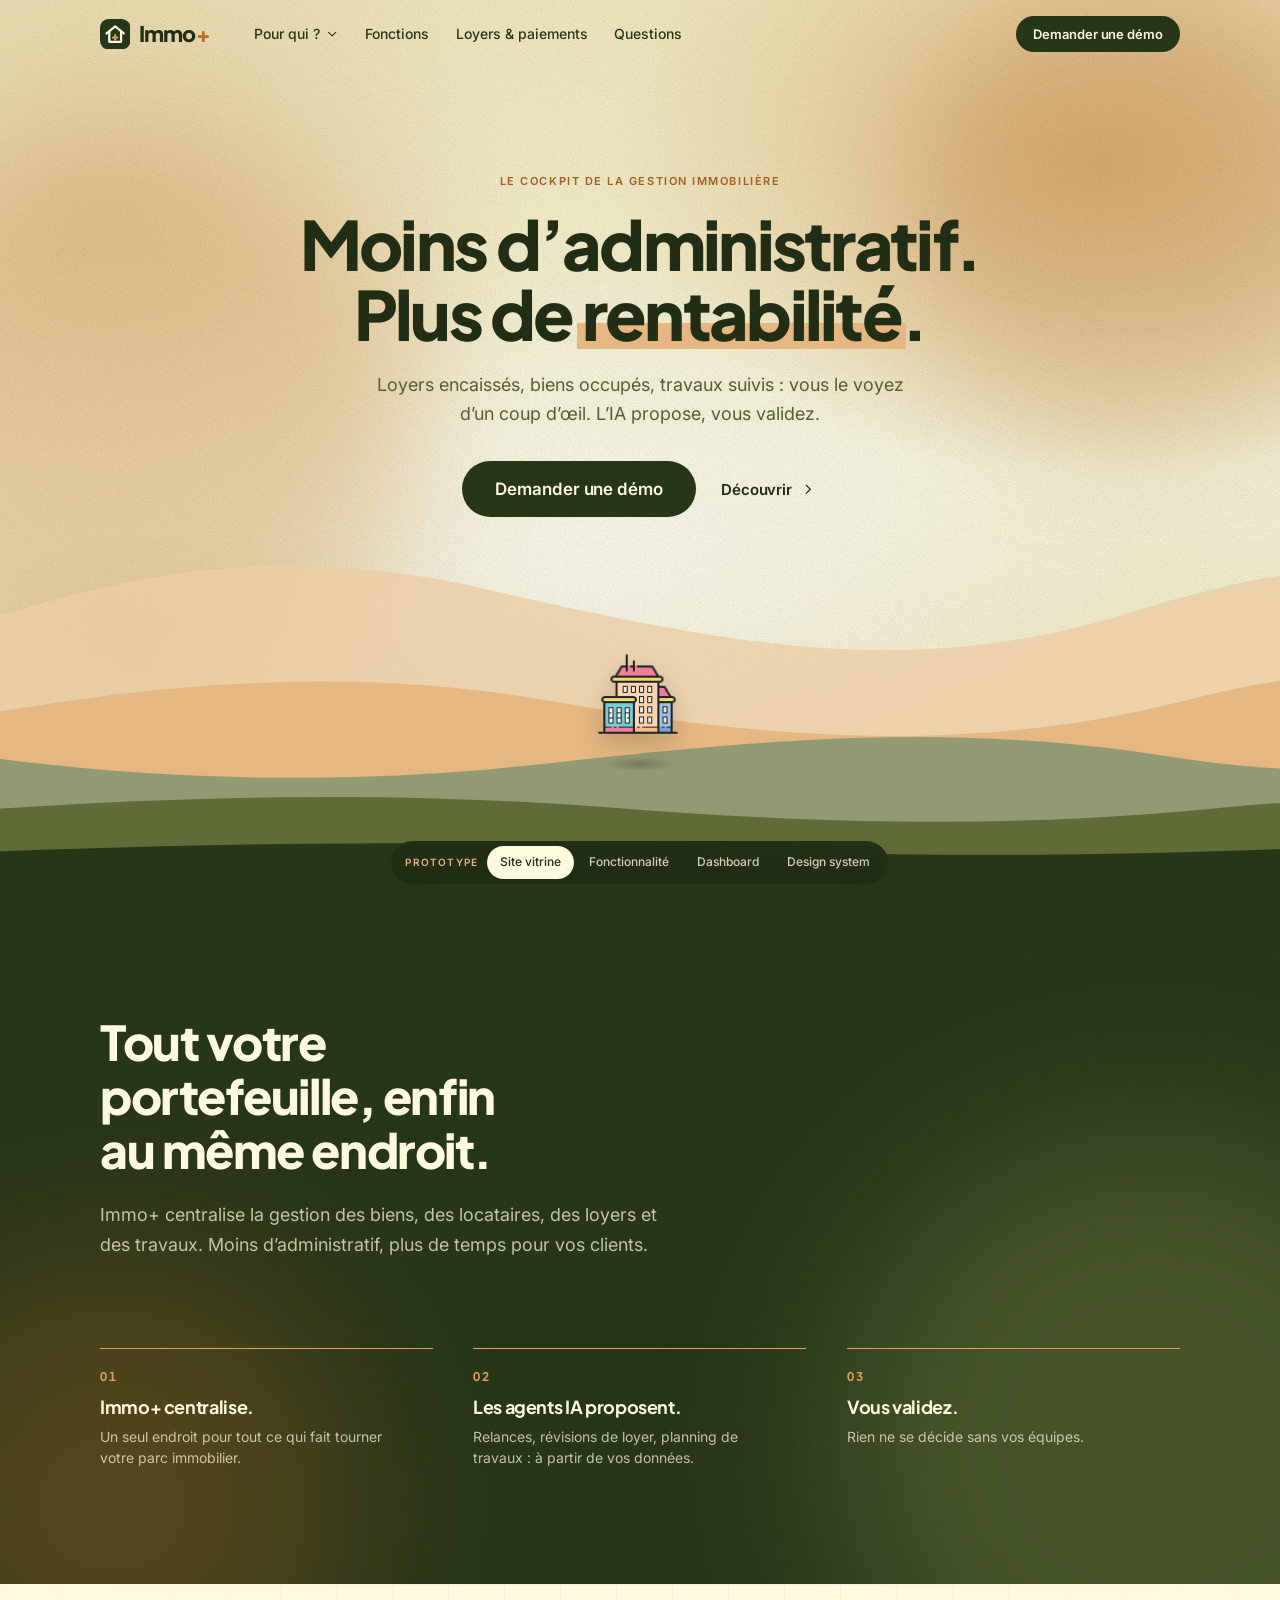
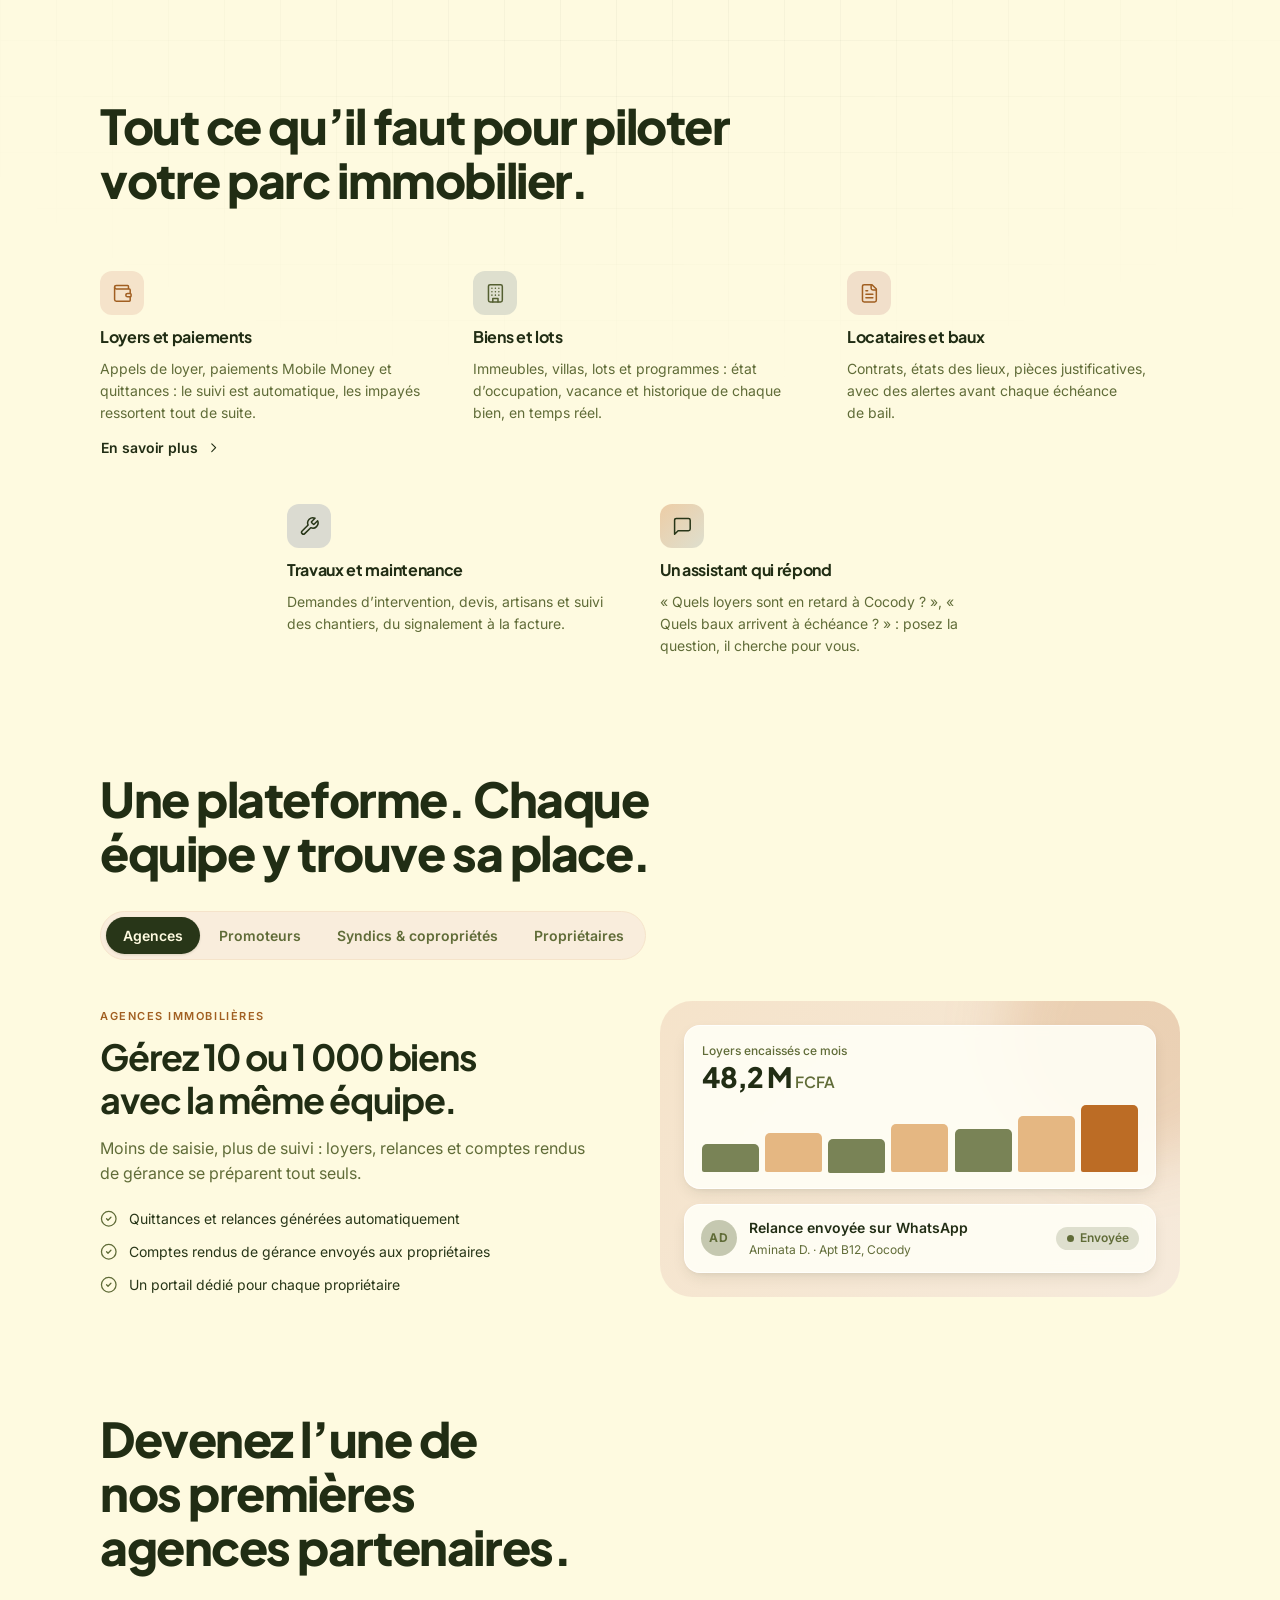
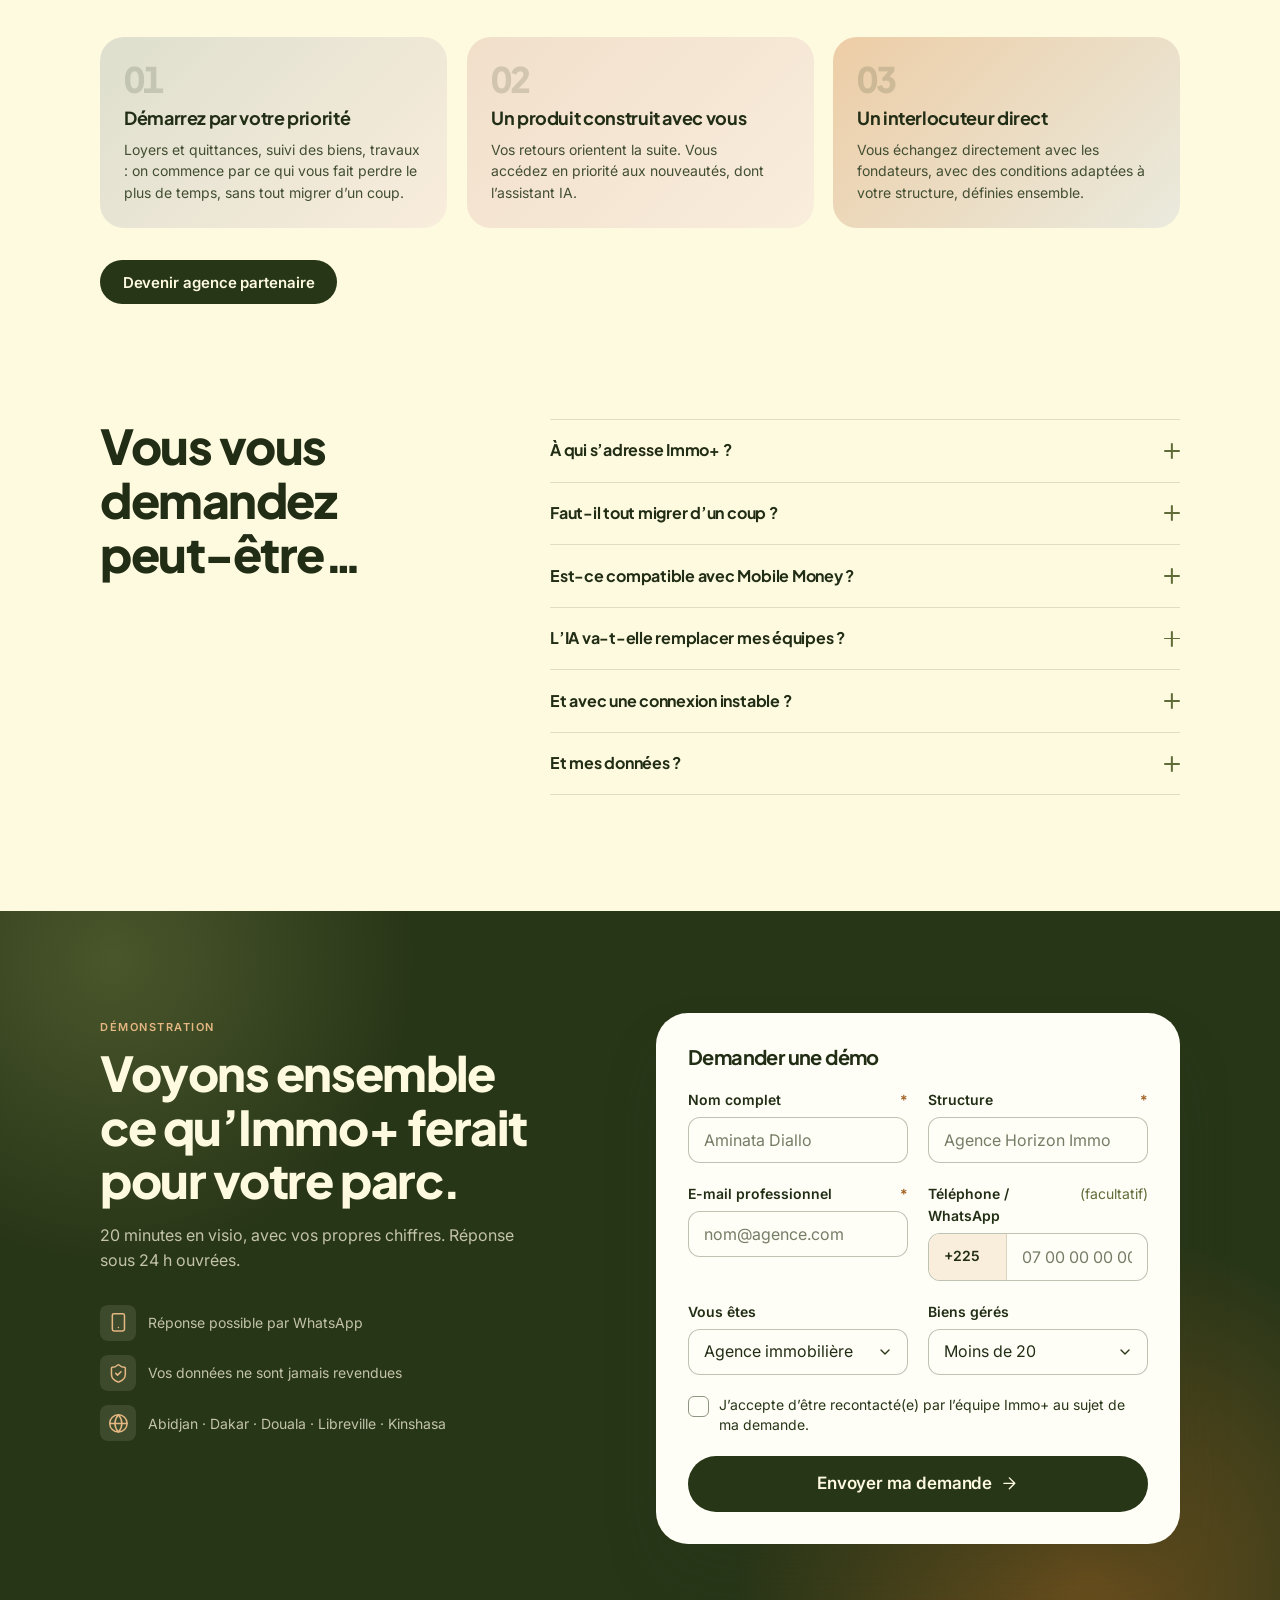
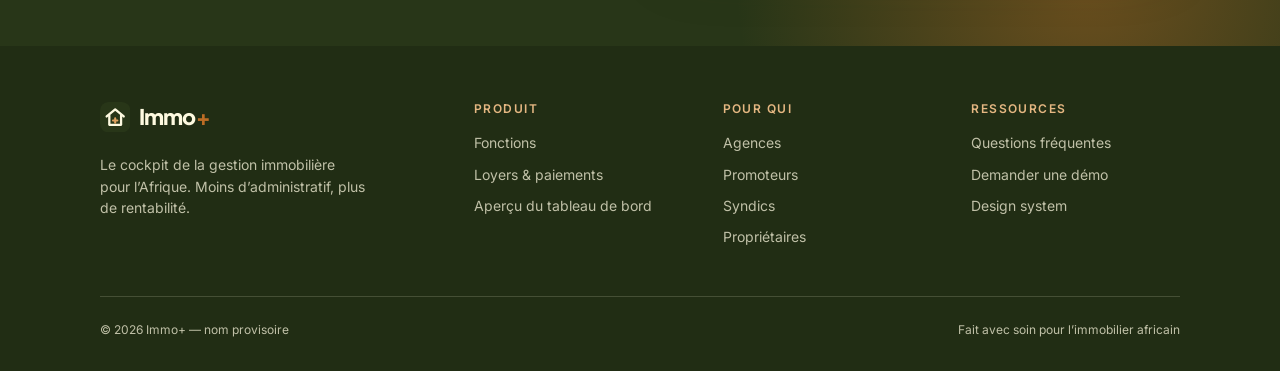
<file: design_system/index.html>
<!doctype html>
<html lang="fr">
<head>
  <meta charset="utf-8">
  <meta name="viewport" content="width=device-width, initial-scale=1">
  <title>Immo+ — Moins d’administratif. Plus de rentabilité.</title>
  <meta name="description" content="Immo+ centralise biens, locataires, loyers et travaux. L’IA propose, vous validez. Conçu pour les agences, promoteurs et syndics d’Afrique.">
  <meta name="theme-color" content="#fefae0">
  <link rel="icon" href="data:image/svg+xml,%3Csvg xmlns='http://www.w3.org/2000/svg' viewBox='0 0 32 32'%3E%3Crect width='32' height='32' rx='9' fill='%23283618'/%3E%3Cpath d='M7 15.2 16 7.8l9 7.4M9.8 14.2V24h12.4v-9.8' fill='none' stroke='%23fefae0' stroke-width='2.4' stroke-linecap='round' stroke-linejoin='round'/%3E%3Cpath d='M16 17.2v4.6M13.7 19.5h4.6' stroke='%23dda15e' stroke-width='2.2' stroke-linecap='round'/%3E%3C/svg%3E">
  <link rel="preconnect" href="https://fonts.googleapis.com">
  <link rel="preconnect" href="https://fonts.gstatic.com" crossorigin>
  <link href="https://fonts.googleapis.com/css2?family=Inter:wght@400;500;600&family=Plus+Jakarta+Sans:wght@600;700;800&display=swap" rel="stylesheet">
  <link rel="stylesheet" href="assets/css/tokens.css">
  <link rel="stylesheet" href="assets/css/base.css">
  <link rel="stylesheet" href="assets/css/components.css">
  <link rel="stylesheet" href="assets/css/site.css">
  <script>document.documentElement.classList.add('js')</script>
</head>
<body>
  <script src="assets/js/icons.js"></script>
  <a class="skip-link" href="#main">Aller au contenu</a>

  <!-- ============================== EN-TÊTE ============================== -->
  <header class="site-header" data-header>
    <div class="container site-header__inner">
      <a class="logo" href="index.html" aria-label="Immo+ — accueil">
        <svg class="logo__svg" aria-hidden="true"><use href="#i-logo"/></svg>
        <span class="logo__word">Immo<b>+</b></span>
      </a>
      <nav class="nav" id="nav" aria-label="Navigation principale">
        <div class="dropdown dropdown--hover" data-dropdown>
          <button class="nav__link" type="button" aria-haspopup="menu" aria-expanded="false" data-dropdown-toggle>
            Pour qui ? <svg class="icon" aria-hidden="true"><use href="#i-chevron-down"/></svg>
          </button>
          <div class="dropdown__menu" role="menu">
            <a class="dropdown__item" role="menuitem" href="#pour-qui" data-tab-open="p-agences">
              <span class="icon-tile"><svg class="icon" aria-hidden="true"><use href="#i-building"/></svg></span>
              <span>Agences immobilières<small>Gérance, location, vente</small></span>
            </a>
            <a class="dropdown__item" role="menuitem" href="#pour-qui" data-tab-open="p-promoteurs">
              <span class="icon-tile icon-tile--terracotta"><svg class="icon" aria-hidden="true"><use href="#i-layers"/></svg></span>
              <span>Promoteurs<small>Programmes, lots, acheteurs</small></span>
            </a>
            <a class="dropdown__item" role="menuitem" href="#pour-qui" data-tab-open="p-syndics">
              <span class="icon-tile icon-tile--olive"><svg class="icon" aria-hidden="true"><use href="#i-users"/></svg></span>
              <span>Syndics &amp; copropriétés<small>Charges, travaux, assemblées</small></span>
            </a>
            <a class="dropdown__item" role="menuitem" href="#pour-qui" data-tab-open="p-proprios">
              <span class="icon-tile icon-tile--forest"><svg class="icon" aria-hidden="true"><use href="#i-key"/></svg></span>
              <span>Propriétaires bailleurs<small>Patrimoine, rendement</small></span>
            </a>
          </div>
        </div>
        <a class="nav__link" href="#fonctions">Fonctions</a>
        <a class="nav__link" href="fonctionnalites.html">Loyers &amp; paiements</a>
        <a class="nav__link" href="#faq">Questions</a>
        <a class="btn btn--primary btn--sm nav__cta-mobile" href="#demo">Demander une démo</a>
      </nav>
      <div class="site-header__cta"><a class="btn btn--primary btn--sm" href="#demo">Demander une démo</a></div>
      <button class="nav-toggle" type="button" aria-controls="nav" aria-expanded="false" aria-label="Ouvrir le menu">
        <svg class="icon icon--menu" aria-hidden="true"><use href="#i-menu"/></svg>
        <svg class="icon icon--close" aria-hidden="true"><use href="#i-x"/></svg>
      </button>
    </div>
  </header>

  <main id="main">
    <!-- ============================== HERO ============================== -->
    <section class="hero grain" id="top">
      <div class="hero__bg" aria-hidden="true"></div>
      <div class="hero__blob hero__blob--a" aria-hidden="true"></div>
      <div class="hero__blob hero__blob--b" aria-hidden="true"></div>

      <div class="container hero__content">
        <p class="eyebrow hero-in" style="--i:0">Le cockpit de la gestion immobilière</p>
        <h1 class="hero__title hero-in" style="--i:1">
          <span class="line">Moins d’administratif.</span>
          <span class="line">Plus de <span class="mark">rentabilité</span>.</span>
        </h1>
        <p class="hero__lead hero-in" style="--i:2">Loyers encaissés, biens occupés, travaux suivis : vous le voyez d’un coup d’œil. L’IA propose, vous validez.</p>
        <div class="hero__actions hero-in" style="--i:3">
          <a class="btn btn--primary btn--lg" href="#demo">Demander une démo</a>
          <a class="btn btn--link" href="#vision">Découvrir <svg class="icon icon--arrow" aria-hidden="true"><use href="#i-chevron-right"/></svg></a>
        </div>
      </div>

      <!-- Mascotte : illustration d'immeuble qui flotte -->
      <div class="mascot hero-in" style="--i:5" data-mascot aria-hidden="true">
        <div class="mascot__float"><img src="assets/img/mascot.png" alt="" width="100" height="100" decoding="async"></div>
        <span class="mascot__shadow"></span>
      </div>

      <!-- Dunes / collines (5 couches, du plus clair au plus sombre) -->
      <div class="waves" aria-hidden="true">
        <div class="wave wave--1" data-speed="0.14"><svg viewBox="0 0 1440 320" preserveAspectRatio="none"><path fill="#edcda6" fill-opacity=".8" d="M0 120C180 70 340 40 560 78c240 42 420 72 640 22 120-28 190-40 240-30v230H0z"/></svg></div>
        <div class="wave wave--2" data-speed="0.1"><svg viewBox="0 0 1440 320" preserveAspectRatio="none"><path fill="#e5b782" d="M0 150c220-40 420-60 640-22 220 38 420 48 620 0 90-22 140-28 180-24v216H0z"/></svg></div>
        <div class="wave wave--3" data-speed="0.07"><svg viewBox="0 0 1440 320" preserveAspectRatio="none"><path fill="#929a74" d="M0 130c200 38 400 50 620 20 240-34 420-50 620-12 100 20 160 22 200 12v170H0z"/></svg></div>
        <div class="wave wave--4" data-speed="0.04"><svg viewBox="0 0 1440 320" preserveAspectRatio="none"><path fill="#606c38" d="M0 170c240-30 460-42 700-10 240 32 420 30 600 0 70-12 110-14 140-10v170H0z"/></svg></div>
        <div class="wave wave--5"><svg viewBox="0 0 1440 320" preserveAspectRatio="none"><path fill="#283618" d="M0 200c260-30 520-40 760-16 240 24 440 22 680-6v142H0z"/></svg></div>
      </div>
    </section>

    <!-- ============================== VISION (bandeau sombre) ============================== -->
    <section class="statement" id="vision">
      <div class="statement__glow" aria-hidden="true"></div>
      <div class="container">
        <h2 data-reveal>Tout votre portefeuille, enfin au même endroit.</h2>
        <p class="statement__lead" data-reveal style="--i:1">Immo+ centralise la gestion des biens, des locataires, des loyers et des travaux. Moins d’administratif, plus de temps pour vos clients.</p>
        <div class="pillars">
          <div class="pillar" data-reveal style="--i:0" data-inview><span class="num">01</span><h3>Immo+ centralise.</h3><p>Un seul endroit pour tout ce qui fait tourner votre parc immobilier.</p></div>
          <div class="pillar" data-reveal style="--i:1" data-inview><span class="num">02</span><h3>Les agents IA proposent.</h3><p>Relances, révisions de loyer, planning de travaux : à partir de vos données.</p></div>
          <div class="pillar" data-reveal style="--i:2" data-inview><span class="num">03</span><h3>Vous validez.</h3><p>Rien ne se décide sans vos équipes.</p></div>
        </div>
      </div>
    </section>

    <!-- ============================== FONCTIONS ============================== -->
    <section class="section bg-grid" id="fonctions">
      <div class="container">
        <div class="section-head" data-reveal>
          <h2>Tout ce qu’il faut pour piloter votre parc immobilier.</h2>
        </div>
        <div class="features" data-stagger>
          <article class="feature">
            <span class="icon-tile"><svg class="icon" aria-hidden="true"><use href="#i-wallet"/></svg></span>
            <h3>Loyers et paiements</h3>
            <p>Appels de loyer, paiements Mobile Money et quittances : le suivi est automatique, les impayés ressortent tout de suite.</p>
            <a class="btn btn--link" href="fonctionnalites.html">En savoir plus <svg class="icon icon--arrow" aria-hidden="true"><use href="#i-chevron-right"/></svg></a>
          </article>
          <article class="feature">
            <span class="icon-tile icon-tile--olive"><svg class="icon" aria-hidden="true"><use href="#i-building"/></svg></span>
            <h3>Biens et lots</h3>
            <p>Immeubles, villas, lots et programmes : état d’occupation, vacance et historique de chaque bien, en temps réel.</p>
          </article>
          <article class="feature">
            <span class="icon-tile icon-tile--terracotta"><svg class="icon" aria-hidden="true"><use href="#i-file"/></svg></span>
            <h3>Locataires et baux</h3>
            <p>Contrats, états des lieux, pièces justificatives, avec des alertes avant chaque échéance de bail.</p>
          </article>
          <article class="feature">
            <span class="icon-tile icon-tile--forest"><svg class="icon" aria-hidden="true"><use href="#i-wrench"/></svg></span>
            <h3>Travaux et maintenance</h3>
            <p>Demandes d’intervention, devis, artisans et suivi des chantiers, du signalement à la facture.</p>
          </article>
          <article class="feature">
            <span class="icon-tile icon-tile--mix"><svg class="icon" aria-hidden="true"><use href="#i-chat"/></svg></span>
            <h3>Un assistant qui répond</h3>
            <p>« Quels loyers sont en retard à Cocody ? », « Quels baux arrivent à échéance ? » : posez la question, il cherche pour vous.</p>
          </article>
        </div>
      </div>
    </section>

    <!-- ============================== POUR QUI ============================== -->
    <section class="section" id="pour-qui" style="padding-top:0">
      <div class="container" data-tabs>
        <div class="section-head" data-reveal style="margin-bottom:2rem">
          <h2>Une plateforme. Chaque équipe y trouve sa place.</h2>
        </div>
        <div class="tabs" aria-label="Profils" data-reveal>
          <button class="tabs__tab" type="button" aria-selected="true" aria-controls="p-agences">Agences</button>
          <button class="tabs__tab" type="button" aria-selected="false" aria-controls="p-promoteurs">Promoteurs</button>
          <button class="tabs__tab" type="button" aria-selected="false" aria-controls="p-syndics">Syndics &amp; copropriétés</button>
          <button class="tabs__tab" type="button" aria-selected="false" aria-controls="p-proprios">Propriétaires</button>
        </div>

        <div class="tabpanel" id="p-agences" data-inview>
          <div class="persona">
            <div>
              <span class="eyebrow">Agences immobilières</span>
              <h3 class="mt-2">Gérez 10 ou 1 000 biens avec la même équipe.</h3>
              <p>Moins de saisie, plus de suivi : loyers, relances et comptes rendus de gérance se préparent tout seuls.</p>
              <ul>
                <li><svg class="icon" aria-hidden="true"><use href="#i-check-circle"/></svg>Quittances et relances générées automatiquement</li>
                <li><svg class="icon" aria-hidden="true"><use href="#i-check-circle"/></svg>Comptes rendus de gérance envoyés aux propriétaires</li>
                <li><svg class="icon" aria-hidden="true"><use href="#i-check-circle"/></svg>Un portail dédié pour chaque propriétaire</li>
              </ul>
            </div>
            <div class="persona__visual">
              <div class="mini"><div class="mini__label">Loyers encaissés ce mois</div><div class="mini__value">48,2 M<small>FCFA</small></div>
                <div class="mini-bars" aria-hidden="true"><i style="--h:42%;--k:0"></i><i style="--h:58%;--k:1"></i><i style="--h:50%;--k:2"></i><i style="--h:72%;--k:3"></i><i style="--h:64%;--k:4"></i><i style="--h:84%;--k:5"></i><i style="--h:100%;--k:6"></i></div></div>
              <div class="mini mini--row"><span class="avatar avatar--olive">AD</span><div><strong>Relance envoyée sur WhatsApp</strong><span>Aminata D. · Apt B12, Cocody</span></div><span class="badge badge--success badge--dot">Envoyée</span></div>
            </div>
          </div>
        </div>

        <div class="tabpanel" id="p-promoteurs" data-inview hidden>
          <div class="persona">
            <div>
              <span class="eyebrow">Promoteurs</span>
              <h3 class="mt-2">Du programme à la remise des clés.</h3>
              <p>Suivez chaque lot, chaque acheteur et chaque échéance de paiement, sans tableur à rapprocher.</p>
              <ul>
                <li><svg class="icon" aria-hidden="true"><use href="#i-check-circle"/></svg>Lots disponibles, réservés et vendus en un coup d’œil</li>
                <li><svg class="icon" aria-hidden="true"><use href="#i-check-circle"/></svg>Échéanciers de paiement et appels de fonds</li>
                <li><svg class="icon" aria-hidden="true"><use href="#i-check-circle"/></svg>Avancement du chantier partagé avec les acheteurs</li>
              </ul>
            </div>
            <div class="persona__visual persona__visual--terracotta">
              <div class="mini"><div class="mini__label">Programme « Horizon Park » · lots vendus</div><div class="mini__value">38 <small>sur 52 lots</small></div>
                <div class="progress progress--accent mt-4"><div class="progress__bar" style="--value:73%"></div></div></div>
              <div class="mini mini--row"><span class="icon-tile icon-tile--terracotta" style="width:2.2rem;height:2.2rem"><svg class="icon" aria-hidden="true"><use href="#i-banknote"/></svg></span><div><strong>Appel de fonds n°3</strong><span>24 acheteurs · échéance 30 nov.</span></div><span class="badge badge--warning badge--dot">En cours</span></div>
            </div>
          </div>
        </div>

        <div class="tabpanel" id="p-syndics" data-inview hidden>
          <div class="persona">
            <div>
              <span class="eyebrow">Syndics &amp; copropriétés</span>
              <h3 class="mt-2">Charges, assemblées, travaux : tout est tracé.</h3>
              <p>Les copropriétaires voient où va leur argent, le syndic gagne des heures chaque semaine.</p>
              <ul>
                <li><svg class="icon" aria-hidden="true"><use href="#i-check-circle"/></svg>Appels de charges calculés par tantièmes</li>
                <li><svg class="icon" aria-hidden="true"><use href="#i-check-circle"/></svg>Interventions suivies de la demande à la facture</li>
                <li><svg class="icon" aria-hidden="true"><use href="#i-check-circle"/></svg>Procès-verbaux et documents partagés</li>
              </ul>
            </div>
            <div class="persona__visual persona__visual--olive">
              <div class="mini mini--row"><span class="icon-tile icon-tile--olive" style="width:2.2rem;height:2.2rem"><svg class="icon" aria-hidden="true"><use href="#i-wrench"/></svg></span><div><strong>Ascenseur bloc B</strong><span>Intervention planifiée demain, 9 h</span></div><span class="badge badge--info badge--dot">Planifiée</span></div>
              <div class="mini mini--row"><span class="icon-tile" style="width:2.2rem;height:2.2rem"><svg class="icon" aria-hidden="true"><use href="#i-receipt"/></svg></span><div><strong>Charges T4 — 86 lots</strong><span>78 réglées · 8 en attente</span></div><span class="badge badge--success badge--dot">91 %</span></div>
              <div class="mini mini--row"><span class="icon-tile icon-tile--forest" style="width:2.2rem;height:2.2rem"><svg class="icon" aria-hidden="true"><use href="#i-calendar"/></svg></span><div><strong>Assemblée générale</strong><span>Convocations envoyées</span></div><span class="badge badge--outline">12 déc.</span></div>
            </div>
          </div>
        </div>

        <div class="tabpanel" id="p-proprios" data-inview hidden>
          <div class="persona">
            <div>
              <span class="eyebrow">Propriétaires bailleurs</span>
              <h3 class="mt-2">Votre patrimoine, en un coup d’œil.</h3>
              <p>Que vous gériez seul ou avec une agence, sachez à tout moment ce que rapporte chaque bien.</p>
              <ul>
                <li><svg class="icon" aria-hidden="true"><use href="#i-check-circle"/></svg>Rendement net par bien et pour l’ensemble du patrimoine</li>
                <li><svg class="icon" aria-hidden="true"><use href="#i-check-circle"/></svg>Alertes avant la fin de chaque bail</li>
                <li><svg class="icon" aria-hidden="true"><use href="#i-check-circle"/></svg>Travaux, factures et justificatifs centralisés</li>
              </ul>
            </div>
            <div class="persona__visual persona__visual--mix">
              <div class="mini"><div class="mini__label">Rendement net du patrimoine</div><div class="mini__value">7,4 <small>% / an</small></div>
                <div class="mini-bars" aria-hidden="true"><i style="--h:60%;--k:0"></i><i style="--h:66%;--k:1"></i><i style="--h:62%;--k:2"></i><i style="--h:78%;--k:3"></i><i style="--h:74%;--k:4"></i><i style="--h:92%;--k:5"></i></div></div>
              <div class="mini mini--row"><span class="icon-tile icon-tile--terracotta" style="width:2.2rem;height:2.2rem"><svg class="icon" aria-hidden="true"><use href="#i-clock"/></svg></span><div><strong>Villa Angré — bail à renouveler</strong><span>Échéance dans 45 jours</span></div><span class="badge badge--warning">45 j</span></div>
            </div>
          </div>
        </div>
      </div>
    </section>

    <!-- ============================== PARTENAIRES ============================== -->
    <section class="section" style="padding-top:0">
      <div class="container">
        <div class="section-head" data-reveal>
          <h2>Devenez l’une de nos premières agences partenaires.</h2>
        </div>
        <div class="partner-cards" data-stagger>
          <article class="partner-card card--tint-mix" style="background:var(--grad-olive)"><span class="num">01</span><h3>Démarrez par votre priorité</h3><p>Loyers et quittances, suivi des biens, travaux : on commence par ce qui vous fait perdre le plus de temps, sans tout migrer d’un coup.</p></article>
          <article class="partner-card" style="background:var(--grad-terracotta)"><span class="num">02</span><h3>Un produit construit avec vous</h3><p>Vos retours orientent la suite. Vous accédez en priorité aux nouveautés, dont l’assistant IA.</p></article>
          <article class="partner-card" style="background:var(--grad-sand)"><span class="num">03</span><h3>Un interlocuteur direct</h3><p>Vous échangez directement avec les fondateurs, avec des conditions adaptées à votre structure, définies ensemble.</p></article>
        </div>
        <a class="btn btn--primary mt-8" href="#demo" data-reveal>Devenir agence partenaire</a>
      </div>
    </section>

    <!-- ============================== FAQ ============================== -->
    <section class="section" id="faq" style="padding-top:0">
      <div class="container faq">
        <h2 data-reveal>Vous vous demandez peut-être…</h2>
        <div class="accordion" data-single data-reveal style="--i:1">
          <div class="accordion__item"><button class="accordion__trigger" type="button">À qui s’adresse Immo+ ? <span class="accordion__icon"></span></button><div class="accordion__panel"><div class="accordion__inner"><p>Aux agences immobilières, promoteurs, syndics de copropriété et propriétaires bailleurs qui gèrent plusieurs biens, en Afrique francophone d’abord.</p></div></div></div>
          <div class="accordion__item"><button class="accordion__trigger" type="button">Faut-il tout migrer d’un coup ? <span class="accordion__icon"></span></button><div class="accordion__panel"><div class="accordion__inner"><p>Non. On démarre par un seul sujet (par exemple les loyers), puis on étend. Nous vous aidons à importer vos données depuis vos fichiers Excel.</p></div></div></div>
          <div class="accordion__item"><button class="accordion__trigger" type="button">Est-ce compatible avec Mobile Money ? <span class="accordion__icon"></span></button><div class="accordion__panel"><div class="accordion__inner"><p>Le suivi des paiements Mobile Money (Orange Money, MTN MoMo, Wave…) fait partie de nos priorités. Les opérateurs pris en charge seront précisés avec les agences partenaires.</p></div></div></div>
          <div class="accordion__item"><button class="accordion__trigger" type="button">L’IA va-t-elle remplacer mes équipes ? <span class="accordion__icon"></span></button><div class="accordion__panel"><div class="accordion__inner"><p>Non. L’IA prépare le travail (relances, rapprochements, suggestions) et vous décidez. Rien n’est envoyé sans votre validation.</p></div></div></div>
          <div class="accordion__item"><button class="accordion__trigger" type="button">Et avec une connexion instable ? <span class="accordion__icon"></span></button><div class="accordion__panel"><div class="accordion__inner"><p>L’interface est conçue mobile d’abord et légère, pour rester fluide même avec un réseau limité.</p></div></div></div>
          <div class="accordion__item"><button class="accordion__trigger" type="button">Et mes données ? <span class="accordion__icon"></span></button><div class="accordion__panel"><div class="accordion__inner"><p>Vos données restent les vôtres : sauvegardées, exportables à tout moment, et accessibles uniquement aux personnes que vous autorisez.</p></div></div></div>
        </div>
      </div>
    </section>

    <!-- ============================== DEMANDE DE DÉMO ============================== -->
    <section class="cta-band" id="demo">
      <div class="container cta-band__grid">
        <div data-reveal>
          <span class="eyebrow" style="color:var(--sand-300)">Démonstration</span>
          <h2 class="mt-2">Voyons ensemble ce qu’Immo+ ferait pour votre parc.</h2>
          <p class="cta-band__lead">20 minutes en visio, avec vos propres chiffres. Réponse sous 24 h ouvrées.</p>
          <ul class="contact-list">
            <li><span class="icon-tile"><svg class="icon" aria-hidden="true"><use href="#i-smartphone"/></svg></span>Réponse possible par WhatsApp</li>
            <li><span class="icon-tile"><svg class="icon" aria-hidden="true"><use href="#i-shield"/></svg></span>Vos données ne sont jamais revendues</li>
            <li><span class="icon-tile"><svg class="icon" aria-hidden="true"><use href="#i-globe"/></svg></span>Abidjan · Dakar · Douala · Libreville · Kinshasa</li>
          </ul>
        </div>
        <div class="demo-card" data-form-card data-reveal style="--i:1">
          <form class="form" data-validate data-success-toast="Demande envoyée" data-success-text="Nous vous répondons sous 24 h ouvrées.">
            <h3>Demander une démo</h3>
            <div class="form__row form__row--2">
              <div class="field"><label class="field__label" for="d-nom">Nom complet <span class="req">*</span></label><input class="control" id="d-nom" name="nom" required autocomplete="name" placeholder="Aminata Diallo"><p class="field__error"></p></div>
              <div class="field"><label class="field__label" for="d-structure">Structure <span class="req">*</span></label><input class="control" id="d-structure" name="structure" required placeholder="Agence Horizon Immo"><p class="field__error"></p></div>
            </div>
            <div class="form__row form__row--2">
              <div class="field"><label class="field__label" for="d-mail">E-mail professionnel <span class="req">*</span></label><input class="control" type="email" id="d-mail" name="email" required autocomplete="email" placeholder="nom@agence.com"><p class="field__error"></p></div>
              <div class="field"><label class="field__label" for="d-tel">Téléphone / WhatsApp <span class="opt">(facultatif)</span></label>
                <div class="affix"><select class="control" aria-label="Indicatif pays"><option>+225</option><option>+221</option><option>+237</option><option>+243</option><option>+241</option><option>+229</option><option>+228</option><option>+223</option><option>+234</option></select><input class="control" id="d-tel" type="tel" inputmode="tel" autocomplete="tel-national" placeholder="07 00 00 00 00"></div></div>
            </div>
            <div class="form__row form__row--2">
              <div class="field"><label class="field__label" for="d-type">Vous êtes</label><select class="control" id="d-type"><option>Agence immobilière</option><option>Promoteur</option><option>Syndic / copropriété</option><option>Propriétaire bailleur</option><option>Autre</option></select></div>
              <div class="field"><label class="field__label" for="d-biens">Biens gérés</label><select class="control" id="d-biens"><option>Moins de 20</option><option>20 à 100</option><option>100 à 500</option><option>Plus de 500</option></select></div>
            </div>
            <div class="field"><label class="check"><input type="checkbox" required data-error="Merci d’accepter pour que nous puissions vous recontacter."><span>J’accepte d’être recontacté(e) par l’équipe Immo+ au sujet de ma demande.</span></label><p class="field__error"></p></div>
            <button class="btn btn--primary btn--lg btn--block" type="submit">Envoyer ma demande <svg class="icon icon--arrow" aria-hidden="true"><use href="#i-arrow-right"/></svg></button>
          </form>
          <div class="form-success" role="status">
            <span class="check-burst"><svg viewBox="0 0 24 24"><path d="M5 12.5 10 17.5 19 7.5"/></svg></span>
            <h3>Merci, c’est bien reçu.</h3>
            <p class="text-muted">Nous revenons vers vous sous 24 h ouvrées pour caler un créneau.</p>
            <a class="btn btn--secondary" href="fonctionnalites.html">Découvrir la gestion des loyers</a>
          </div>
        </div>
      </div>
    </section>
  </main>

  <!-- ============================== PIED DE PAGE ============================== -->
  <footer class="site-footer">
    <div class="container">
      <div class="site-footer__grid">
        <div>
          <a class="logo logo--light" href="index.html"><svg class="logo__svg" aria-hidden="true"><use href="#i-logo"/></svg><span class="logo__word">Immo<b>+</b></span></a>
          <p style="margin-top:1rem;max-width:20rem">Le cockpit de la gestion immobilière pour l’Afrique. Moins d’administratif, plus de rentabilité.</p>
        </div>
        <div><h4>Produit</h4><ul><li><a href="#fonctions">Fonctions</a></li><li><a href="fonctionnalites.html">Loyers &amp; paiements</a></li><li><a href="dashboard.html">Aperçu du tableau de bord</a></li></ul></div>
        <div><h4>Pour qui</h4><ul><li><a href="#pour-qui" data-tab-open="p-agences">Agences</a></li><li><a href="#pour-qui" data-tab-open="p-promoteurs">Promoteurs</a></li><li><a href="#pour-qui" data-tab-open="p-syndics">Syndics</a></li><li><a href="#pour-qui" data-tab-open="p-proprios">Propriétaires</a></li></ul></div>
        <div><h4>Ressources</h4><ul><li><a href="#faq">Questions fréquentes</a></li><li><a href="#demo">Demander une démo</a></li><li><a href="design-system.html">Design system</a></li></ul></div>
      </div>
      <div class="site-footer__bottom"><span>© <span data-year>2026</span> Immo+ — nom provisoire</span><span>Fait avec soin pour l’immobilier africain</span></div>
    </div>
  </footer>

  <script src="assets/js/main.js"></script>
</body>
</html>
</file>
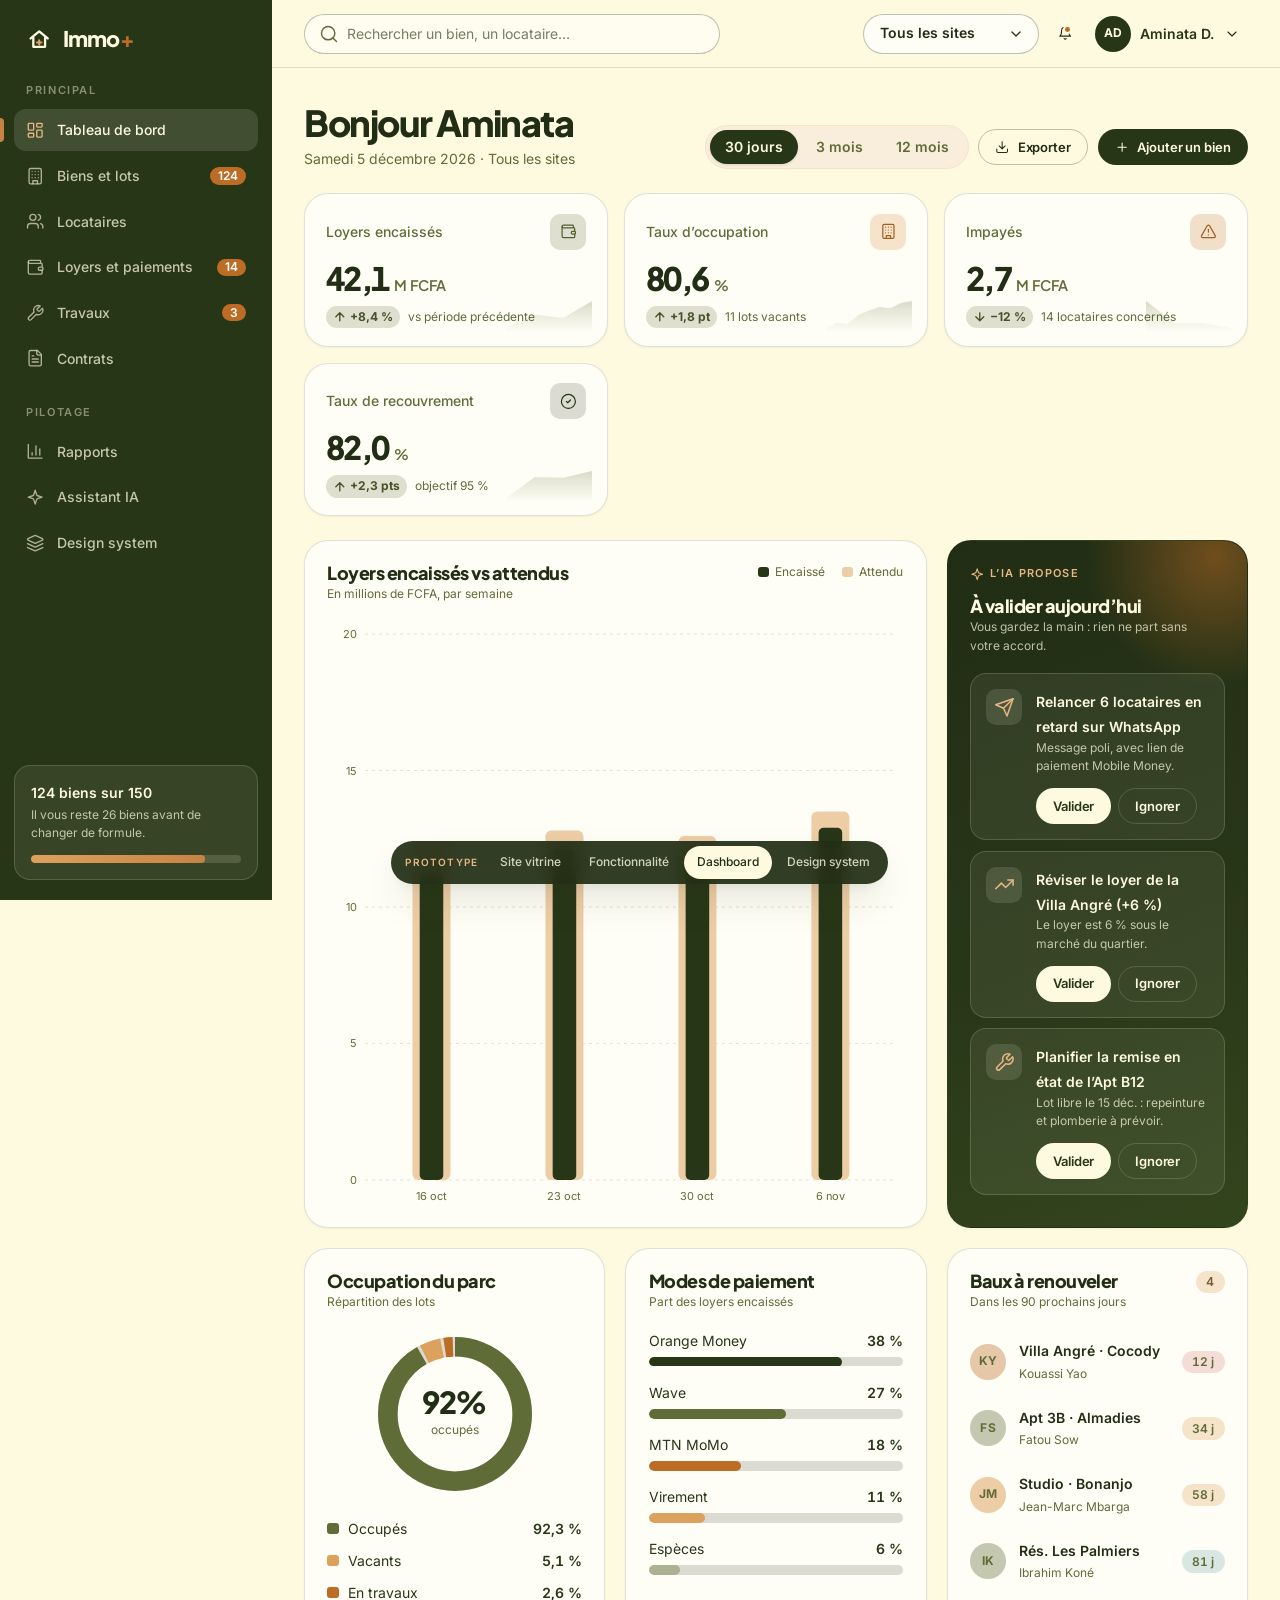
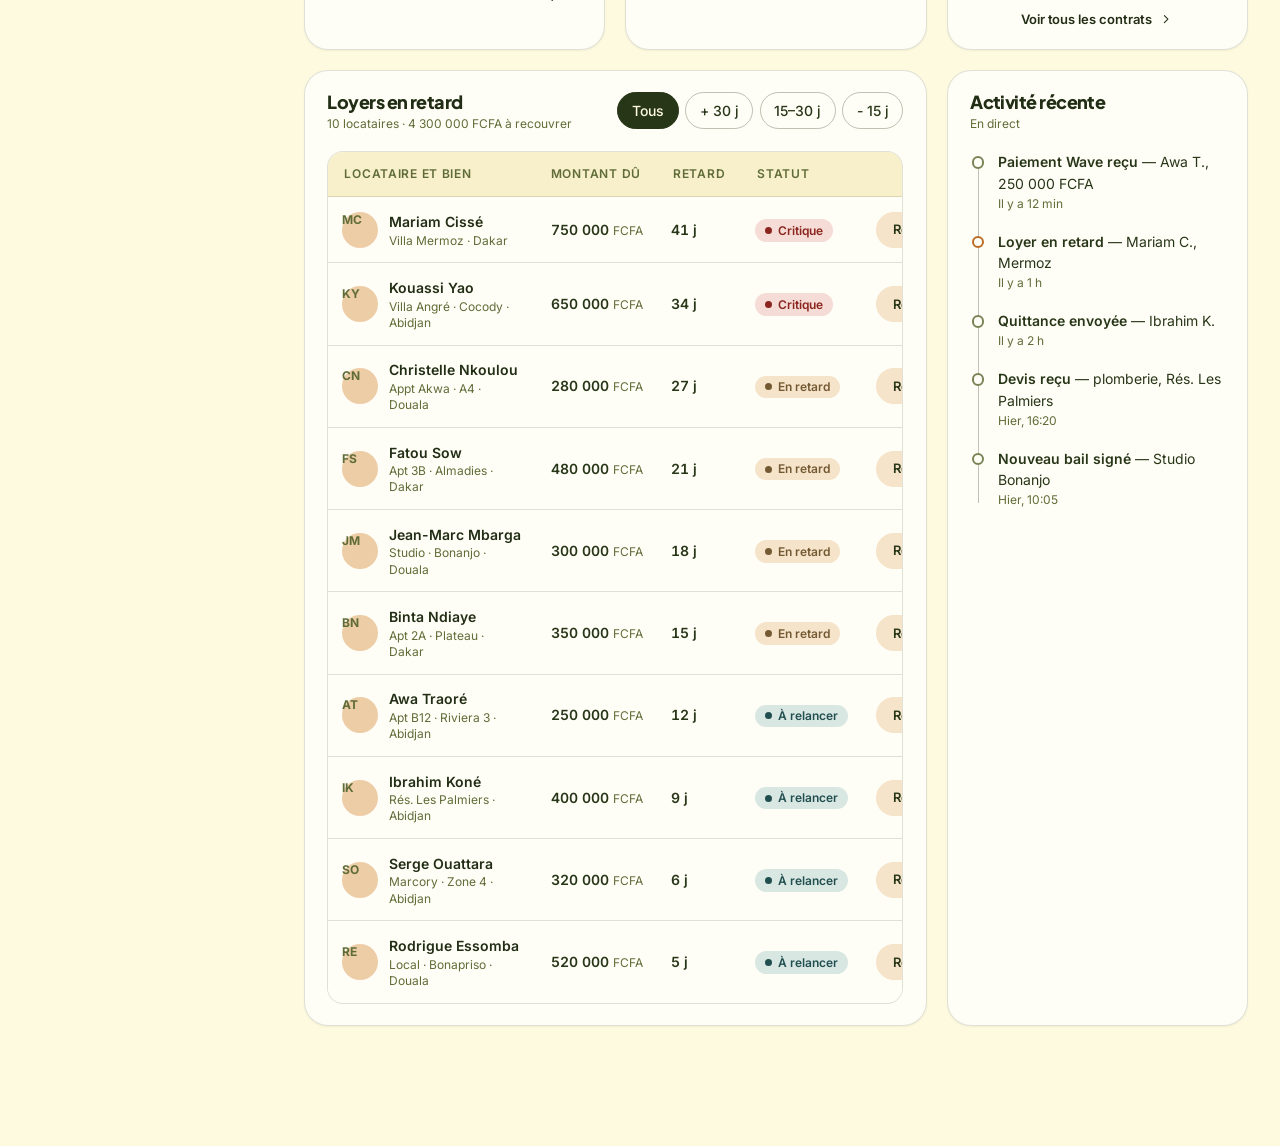
<file: design_system/dashboard.html>
<!doctype html>
<html lang="fr">
<head>
  <meta charset="utf-8">
  <meta name="viewport" content="width=device-width, initial-scale=1">
  <title>Tableau de bord — Immo+</title>
  <meta name="theme-color" content="#283618">
  <link rel="icon" href="data:image/svg+xml,%3Csvg xmlns='http://www.w3.org/2000/svg' viewBox='0 0 32 32'%3E%3Crect width='32' height='32' rx='9' fill='%23283618'/%3E%3Cpath d='M7 15.2 16 7.8l9 7.4M9.8 14.2V24h12.4v-9.8' fill='none' stroke='%23fefae0' stroke-width='2.4' stroke-linecap='round' stroke-linejoin='round'/%3E%3Cpath d='M16 17.2v4.6M13.7 19.5h4.6' stroke='%23dda15e' stroke-width='2.2' stroke-linecap='round'/%3E%3C/svg%3E">
  <link rel="preconnect" href="https://fonts.googleapis.com">
  <link rel="preconnect" href="https://fonts.gstatic.com" crossorigin>
  <link href="https://fonts.googleapis.com/css2?family=Inter:wght@400;500;600&family=Plus+Jakarta+Sans:wght@600;700;800&display=swap" rel="stylesheet">
  <link rel="stylesheet" href="assets/css/tokens.css">
  <link rel="stylesheet" href="assets/css/base.css">
  <link rel="stylesheet" href="assets/css/components.css">
  <link rel="stylesheet" href="assets/css/app.css">
  <script>document.documentElement.classList.add('js')</script>
</head>
<body class="app-body">
  <script src="assets/js/icons.js"></script>
  <a class="skip-link" href="#main">Aller au contenu</a>
  <svg width="0" height="0" style="position:absolute" aria-hidden="true"><defs><linearGradient id="spark-fill" x1="0" y1="0" x2="0" y2="1"><stop offset="0" stop-color="#606c38" stop-opacity=".25"/><stop offset="1" stop-color="#606c38" stop-opacity="0"/></linearGradient></defs></svg>

  <div class="app" id="app">
    <!-- ============================== BARRE LATÉRALE ============================== -->
    <aside class="sidebar" id="sidebar" aria-label="Navigation principale">
      <a class="logo" href="index.html"><svg class="logo__svg" aria-hidden="true"><use href="#i-logo"/></svg><span class="logo__word">Immo<b>+</b></span></a>
      <nav class="side-group" aria-label="Principal">
        <span class="side-group__title">Principal</span>
        <a class="side-link" href="dashboard.html" aria-current="page"><svg class="icon" aria-hidden="true"><use href="#i-dashboard"/></svg>Tableau de bord</a>
        <a class="side-link" href="#" data-soon><svg class="icon" aria-hidden="true"><use href="#i-building"/></svg>Biens et lots <span class="badge">124</span></a>
        <a class="side-link" href="#" data-soon><svg class="icon" aria-hidden="true"><use href="#i-users"/></svg>Locataires</a>
        <a class="side-link" href="fonctionnalites.html"><svg class="icon" aria-hidden="true"><use href="#i-wallet"/></svg>Loyers et paiements <span class="badge">14</span></a>
        <a class="side-link" href="#" data-soon><svg class="icon" aria-hidden="true"><use href="#i-wrench"/></svg>Travaux <span class="badge">3</span></a>
        <a class="side-link" href="#" data-soon><svg class="icon" aria-hidden="true"><use href="#i-file"/></svg>Contrats</a>
      </nav>
      <nav class="side-group" aria-label="Pilotage">
        <span class="side-group__title">Pilotage</span>
        <a class="side-link" href="#" data-soon><svg class="icon" aria-hidden="true"><use href="#i-chart"/></svg>Rapports</a>
        <a class="side-link" href="#" data-soon><svg class="icon" aria-hidden="true"><use href="#i-sparkle"/></svg>Assistant IA</a>
        <a class="side-link" href="design-system.html"><svg class="icon" aria-hidden="true"><use href="#i-layers"/></svg>Design system</a>
      </nav>
      <div class="side-plan">
        <strong>124 biens sur 150</strong>
        Il vous reste 26 biens avant de changer de formule.
        <div class="progress"><div class="progress__bar" style="--value:83%"></div></div>
      </div>
    </aside>
    <div class="app__scrim" data-nav-close></div>

    <div class="app__main">
      <!-- ============================== BARRE DU HAUT ============================== -->
      <header class="topbar">
        <button class="btn btn--ghost btn--icon btn--sm topbar__menu" type="button" aria-label="Ouvrir le menu" data-nav-toggle><svg class="icon" aria-hidden="true"><use href="#i-menu"/></svg></button>
        <div class="topbar__search control-icon">
          <svg class="icon" aria-hidden="true"><use href="#i-search"/></svg>
          <input class="control" type="search" placeholder="Rechercher un bien, un locataire…" aria-label="Rechercher" id="global-search">
        </div>
        <div class="topbar__right">
          <label class="sr-only" for="portfolio">Portefeuille</label>
          <select class="control select-portfolio" id="portfolio">
            <option value="all">Tous les sites</option>
            <option value="abj">Abidjan</option>
            <option value="dkr">Dakar</option>
            <option value="dla">Douala</option>
          </select>
          <button class="btn btn--ghost btn--icon btn--sm notif-dot" type="button" aria-label="Notifications (3)" id="bell"><svg class="icon" aria-hidden="true"><use href="#i-bell"/></svg></button>
          <div class="dropdown dropdown--right" data-dropdown>
            <button class="user-btn" type="button" aria-haspopup="menu" aria-expanded="false" data-dropdown-toggle><span class="avatar avatar--forest">AD</span><span class="name">Aminata D.</span><svg class="icon icon--sm" aria-hidden="true"><use href="#i-chevron-down"/></svg></button>
            <div class="dropdown__menu" role="menu" style="min-width:14rem">
              <div style="padding:.6rem .75rem .5rem"><strong style="display:block;font-size:var(--fs-sm)">Aminata Diallo</strong><span class="text-muted t-xs">Agence Horizon Immo</span></div>
              <hr style="margin:.25rem 0">
              <a class="dropdown__item" role="menuitem" href="#" data-soon><svg class="icon" aria-hidden="true"><use href="#i-user"/></svg>Mon profil</a>
              <a class="dropdown__item" role="menuitem" href="#" data-soon><svg class="icon" aria-hidden="true"><use href="#i-sliders"/></svg>Paramètres</a>
              <a class="dropdown__item" role="menuitem" href="index.html"><svg class="icon" aria-hidden="true"><use href="#i-logout"/></svg>Se déconnecter</a>
            </div>
          </div>
        </div>
      </header>

      <main class="app__content" id="main" data-loading>
        <!-- ============================== EN-TÊTE DE PAGE ============================== -->
        <div class="page-head">
          <div>
            <h1>Bonjour Aminata</h1>
            <p><span data-today></span> · <span id="scope-label">Tous les sites</span></p>
          </div>
          <div class="page-head__actions">
            <div class="segmented" role="radiogroup" aria-label="Période">
              <label><input type="radio" name="period" value="30j" checked><span>30 jours</span></label>
              <label><input type="radio" name="period" value="90j"><span>3 mois</span></label>
              <label><input type="radio" name="period" value="12m"><span>12 mois</span></label>
            </div>
            <button class="btn btn--secondary btn--sm" type="button" id="export-btn"><svg class="icon" aria-hidden="true"><use href="#i-download"/></svg>Exporter</button>
            <button class="btn btn--primary btn--sm" type="button" data-modal-open="modal-bien"><svg class="icon" aria-hidden="true"><use href="#i-plus"/></svg>Ajouter un bien</button>
          </div>
        </div>

        <!-- ============================== KPI ============================== -->
        <section class="kpis" aria-label="Indicateurs clés">
          <article class="kpi">
            <div class="kpi__top"><span class="kpi__label">Loyers encaissés</span><span class="icon-tile icon-tile--olive"><svg class="icon" aria-hidden="true"><use href="#i-wallet"/></svg></span></div>
            <div class="kpi__value sk"><span data-kpi="encaisse">48,2</span><small>M FCFA</small></div>
            <div class="kpi__foot"><span class="delta delta--up sk" data-delta="encaisse">+8,4 %</span><span>vs période précédente</span></div>
            <svg class="kpi__spark" viewBox="0 0 88 36" data-spark="encaisse" aria-hidden="true"></svg>
          </article>
          <article class="kpi">
            <div class="kpi__top"><span class="kpi__label">Taux d’occupation</span><span class="icon-tile"><svg class="icon" aria-hidden="true"><use href="#i-building"/></svg></span></div>
            <div class="kpi__value sk"><span data-kpi="occ">92,3</span><small>%</small></div>
            <div class="kpi__foot"><span class="delta delta--up sk" data-delta="occ">+1,8 pt</span><span>11 lots vacants</span></div>
            <svg class="kpi__spark" viewBox="0 0 88 36" data-spark="occ" aria-hidden="true"></svg>
          </article>
          <article class="kpi kpi--warn">
            <div class="kpi__top"><span class="kpi__label">Impayés</span><span class="icon-tile icon-tile--terracotta"><svg class="icon" aria-hidden="true"><use href="#i-alert"/></svg></span></div>
            <div class="kpi__value sk"><span data-kpi="impayes">3,1</span><small>M FCFA</small></div>
            <div class="kpi__foot"><span class="delta delta--up sk" data-delta="impayes"><svg class="icon" aria-hidden="true"><use href="#i-arrow-down"/></svg>12 %</span><span>14 locataires concernés</span></div>
            <svg class="kpi__spark" viewBox="0 0 88 36" data-spark="impayes" aria-hidden="true"></svg>
          </article>
          <article class="kpi">
            <div class="kpi__top"><span class="kpi__label">Taux de recouvrement</span><span class="icon-tile icon-tile--forest"><svg class="icon" aria-hidden="true"><use href="#i-check-circle"/></svg></span></div>
            <div class="kpi__value sk"><span data-kpi="rec">94,1</span><small>%</small></div>
            <div class="kpi__foot"><span class="delta delta--up sk" data-delta="rec">+2,3 pts</span><span>objectif 95 %</span></div>
            <svg class="kpi__spark" viewBox="0 0 88 36" data-spark="rec" aria-hidden="true"></svg>
          </article>
        </section>

        <div class="dash-grid">
          <!-- ============================== GRAPHIQUE LOYERS ============================== -->
          <section class="panel span-8" aria-labelledby="t-rev">
            <div class="panel__head">
              <div><h2 class="panel__title" id="t-rev">Loyers encaissés vs attendus</h2><p class="panel__sub" id="rev-sub">En millions de FCFA, par semaine</p></div>
              <div class="legend"><span><i style="--c:var(--forest-800)"></i>Encaissé</span><span><i style="--c:var(--sand-200)"></i>Attendu</span></div>
            </div>
            <div class="chart sk" id="chart-rev" role="img" aria-label="Histogramme des loyers encaissés et attendus"></div>
          </section>

          <!-- ============================== SUGGESTIONS IA ============================== -->
          <section class="panel panel--dark span-4" aria-labelledby="t-ai">
            <div class="panel__head">
              <div><span class="ai-label"><svg class="icon" aria-hidden="true"><use href="#i-sparkle"/></svg>L’IA propose</span><h2 class="panel__title mt-2" id="t-ai">À valider aujourd’hui</h2><p class="panel__sub">Vous gardez la main : rien ne part sans votre accord.</p></div>
            </div>
            <div id="ai-list">
              <div class="suggest-wrap"><div><div class="suggest">
                <span class="icon-tile"><svg class="icon" aria-hidden="true"><use href="#i-send"/></svg></span>
                <div><strong>Relancer 6 locataires en retard sur WhatsApp</strong><p>Message poli, avec lien de paiement Mobile Money.</p></div>
                <div class="suggest__actions"><button class="btn btn--light btn--sm" data-ai="ok" data-msg="6 relances programmées" data-text="Envoi à 9 h demain matin.">Valider</button><button class="btn btn--outline-light btn--sm" data-ai="no">Ignorer</button></div>
              </div></div></div>
              <div class="suggest-wrap"><div><div class="suggest">
                <span class="icon-tile"><svg class="icon" aria-hidden="true"><use href="#i-trend-up"/></svg></span>
                <div><strong>Réviser le loyer de la Villa Angré (+6 %)</strong><p>Le loyer est 6 % sous le marché du quartier.</p></div>
                <div class="suggest__actions"><button class="btn btn--light btn--sm" data-ai="ok" data-msg="Révision préparée" data-text="Courrier au locataire en brouillon.">Valider</button><button class="btn btn--outline-light btn--sm" data-ai="no">Ignorer</button></div>
              </div></div></div>
              <div class="suggest-wrap"><div><div class="suggest">
                <span class="icon-tile"><svg class="icon" aria-hidden="true"><use href="#i-wrench"/></svg></span>
                <div><strong>Planifier la remise en état de l’Apt B12</strong><p>Lot libre le 15 déc. : repeinture et plomberie à prévoir.</p></div>
                <div class="suggest__actions"><button class="btn btn--light btn--sm" data-ai="ok" data-msg="Travaux planifiés" data-text="2 devis demandés à vos artisans.">Valider</button><button class="btn btn--outline-light btn--sm" data-ai="no">Ignorer</button></div>
              </div></div></div>
              <div class="empty" id="ai-empty" hidden style="color:var(--text-on-dark-muted)">
                <span class="icon-tile icon-tile--dark"><svg class="icon" aria-hidden="true"><use href="#i-check-circle"/></svg></span>
                <h4 style="color:var(--cream-100)">Tout est à jour</h4><p>De nouvelles suggestions arriveront demain.</p>
              </div>
            </div>
          </section>

          <!-- ============================== OCCUPATION ============================== -->
          <section class="panel span-4" aria-labelledby="t-occ">
            <div><h2 class="panel__title" id="t-occ">Occupation du parc</h2><p class="panel__sub">Répartition des lots</p></div>
            <div class="donut-wrap">
              <div class="donut sk" role="img" aria-label="Taux d’occupation">
                <svg viewBox="0 0 120 120" id="donut-svg"><circle cx="60" cy="60" r="48" stroke="var(--forest-100)"/></svg>
                <div class="donut__center"><strong id="donut-val">92%</strong><span>occupés</span></div>
              </div>
              <ul class="donut-legend" id="donut-legend"></ul>
            </div>
          </section>

          <!-- ============================== MODES DE PAIEMENT ============================== -->
          <section class="panel span-4" aria-labelledby="t-pay">
            <div><h2 class="panel__title" id="t-pay">Modes de paiement</h2><p class="panel__sub">Part des loyers encaissés</p></div>
            <div class="hbars" id="hbars"></div>
          </section>

          <!-- ============================== BAUX À ÉCHÉANCE ============================== -->
          <section class="panel span-4" aria-labelledby="t-bail">
            <div class="panel__head"><div><h2 class="panel__title" id="t-bail">Baux à renouveler</h2><p class="panel__sub">Dans les 90 prochains jours</p></div><span class="badge badge--warning">4</span></div>
            <ul class="list">
              <li class="list__item"><span class="avatar avatar--terracotta">KY</span><div><strong>Villa Angré · Cocody</strong><span>Kouassi Yao</span></div><div class="end"><span class="badge badge--danger">12 j</span></div></li>
              <li class="list__item"><span class="avatar avatar--olive">FS</span><div><strong>Apt 3B · Almadies</strong><span>Fatou Sow</span></div><div class="end"><span class="badge badge--warning">34 j</span></div></li>
              <li class="list__item"><span class="avatar">JM</span><div><strong>Studio · Bonanjo</strong><span>Jean-Marc Mbarga</span></div><div class="end"><span class="badge badge--warning">58 j</span></div></li>
              <li class="list__item"><span class="avatar avatar--olive">IK</span><div><strong>Rés. Les Palmiers</strong><span>Ibrahim Koné</span></div><div class="end"><span class="badge badge--info">81 j</span></div></li>
            </ul>
            <a class="btn btn--link btn--sm" href="#" data-soon style="margin-top:auto">Voir tous les contrats <svg class="icon icon--arrow" aria-hidden="true"><use href="#i-chevron-right"/></svg></a>
          </section>

          <!-- ============================== LOYERS EN RETARD ============================== -->
          <section class="panel span-8" aria-labelledby="t-late">
            <div class="panel__head">
              <div><h2 class="panel__title" id="t-late">Loyers en retard</h2><p class="panel__sub" id="late-sub">Triés par ancienneté</p></div>
              <div class="toolbar">
                <div class="filters" role="group" aria-label="Filtrer par retard" id="late-filters">
                  <button class="chip is-active" data-f="all" aria-pressed="true">Tous</button>
                  <button class="chip" data-f="crit" aria-pressed="false">+ 30 j</button>
                  <button class="chip" data-f="mid" aria-pressed="false">15–30 j</button>
                  <button class="chip" data-f="low" aria-pressed="false">- 15 j</button>
                </div>
              </div>
            </div>
            <div class="table-wrap">
              <table class="table">
                <thead><tr><th>Locataire et bien</th><th class="num">Montant dû</th><th>Retard</th><th>Statut</th><th><span class="sr-only">Action</span></th></tr></thead>
                <tbody id="late-body"></tbody>
              </table>
            </div>
          </section>

          <!-- ============================== ACTIVITÉ ============================== -->
          <section class="panel span-4" aria-labelledby="t-act">
            <div><h2 class="panel__title" id="t-act">Activité récente</h2><p class="panel__sub">En direct</p></div>
            <ol class="timeline" id="timeline">
              <li><strong>Paiement Wave reçu</strong> — Awa T., 250 000 FCFA<time>Il y a 12 min</time></li>
              <li class="is-alert"><strong>Loyer en retard</strong> — Mariam C., Mermoz<time>Il y a 1 h</time></li>
              <li><strong>Quittance envoyée</strong> — Ibrahim K.<time>Il y a 2 h</time></li>
              <li><strong>Devis reçu</strong> — plomberie, Rés. Les Palmiers<time>Hier, 16:20</time></li>
              <li><strong>Nouveau bail signé</strong> — Studio Bonanjo<time>Hier, 10:05</time></li>
            </ol>
          </section>
        </div>
      </main>
    </div>
  </div>

  <!-- ============================== MODALE : AJOUTER UN BIEN ============================== -->
  <dialog class="modal" id="modal-bien" aria-labelledby="mb-title">
    <div class="modal__panel">
      <form data-validate id="form-bien" data-success-toast="Bien ajouté" data-success-text="Il apparaît dans votre portefeuille.">
        <div class="modal__head">
          <div><h2 id="mb-title" class="t-h3" style="font-size:var(--fs-2xl)">Ajouter un bien</h2><p class="text-muted t-small mt-2">Quelques informations suffisent, vous compléterez plus tard.</p></div>
          <button class="btn btn--ghost btn--icon btn--sm" type="button" data-modal-close aria-label="Fermer"><svg class="icon" aria-hidden="true"><use href="#i-x"/></svg></button>
        </div>
        <div class="modal__body form">
          <fieldset class="fieldset"><legend>Type de bien</legend>
            <div class="grid" style="--gap:.6rem;grid-template-columns:repeat(3,1fr)">
              <label class="choice"><input type="radio" name="type" value="appartement" checked><span class="choice__body"><svg class="icon" aria-hidden="true"><use href="#i-building"/></svg><strong>Appartement</strong></span></label>
              <label class="choice"><input type="radio" name="type" value="villa"><span class="choice__body"><svg class="icon" aria-hidden="true"><use href="#i-home"/></svg><strong>Villa</strong></span></label>
              <label class="choice"><input type="radio" name="type" value="local"><span class="choice__body"><svg class="icon" aria-hidden="true"><use href="#i-door"/></svg><strong>Local pro</strong></span></label>
            </div>
          </fieldset>
          <div class="field"><label class="field__label" for="b-nom">Nom du bien <span class="req">*</span></label><input class="control" id="b-nom" required placeholder="Ex. Apt B12 — Résidence Les Palmiers"><p class="field__error"></p></div>
          <div class="form__row form__row--2">
            <div class="field"><label class="field__label" for="b-ville">Ville</label><select class="control" id="b-ville"><option>Abidjan</option><option>Dakar</option><option>Douala</option><option>Libreville</option><option>Kinshasa</option></select></div>
            <div class="field"><label class="field__label" for="b-loyer">Loyer mensuel <span class="req">*</span></label>
              <div class="affix"><input class="control num" id="b-loyer" required inputmode="numeric" pattern="[0-9\s]+" title="Saisissez un montant en chiffres, par exemple 250000" placeholder="250 000"><span class="affix__add">FCFA</span></div><p class="field__error"></p></div>
          </div>
          <div class="form__row form__row--2">
            <div class="field"><span class="field__label">Nombre de pièces</span><div class="stepper"><button type="button" aria-label="Moins">−</button><input type="number" value="3" min="1" max="20" aria-label="Nombre de pièces"><button type="button" aria-label="Plus">+</button></div></div>
            <div class="field"><span class="field__label">Disponibilité</span><label class="switch" style="margin-top:.35rem"><input type="checkbox" role="switch" checked><span>Disponible à la location</span></label></div>
          </div>
        </div>
        <div class="modal__foot">
          <button class="btn btn--ghost" type="button" data-modal-close>Annuler</button>
          <button class="btn btn--primary" type="submit">Ajouter le bien</button>
        </div>
      </form>
    </div>
  </dialog>

  <script src="assets/js/main.js"></script>
  <script src="assets/js/dashboard.js"></script>
</body>
</html>
</file>
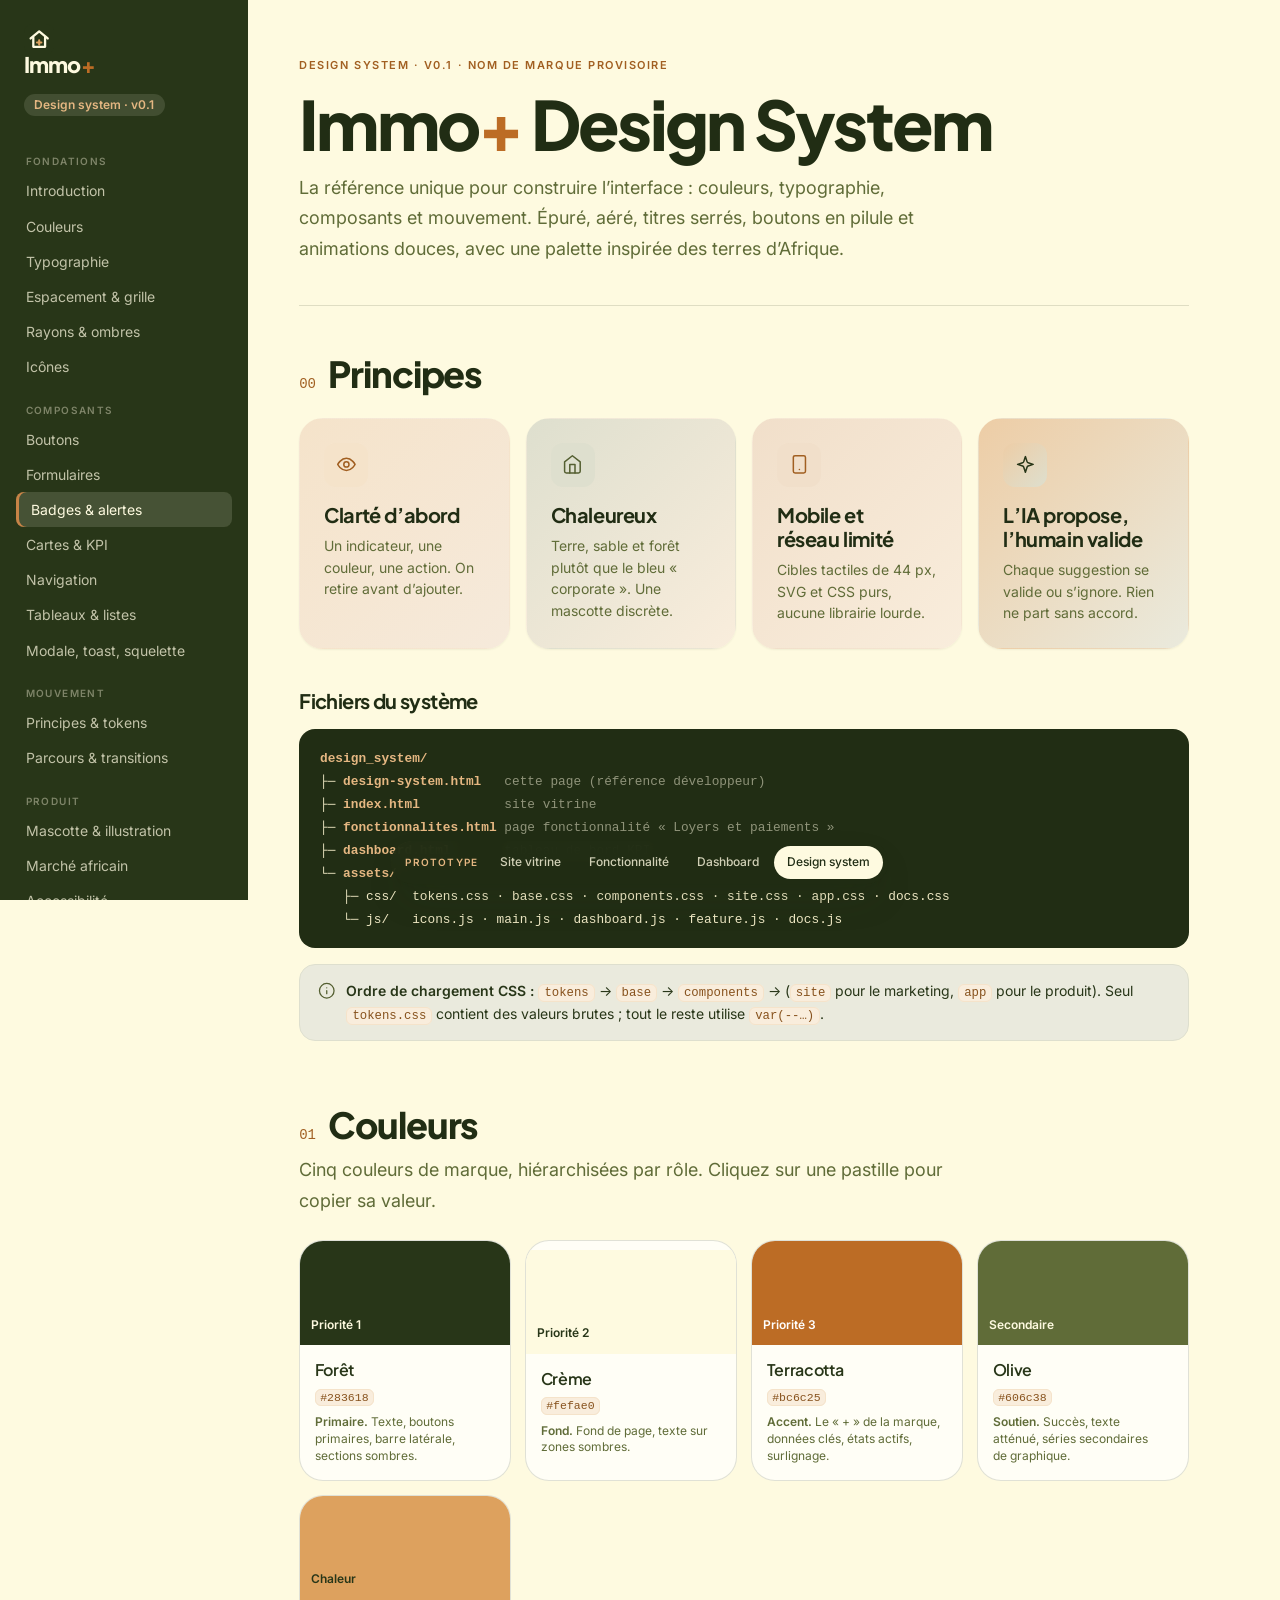
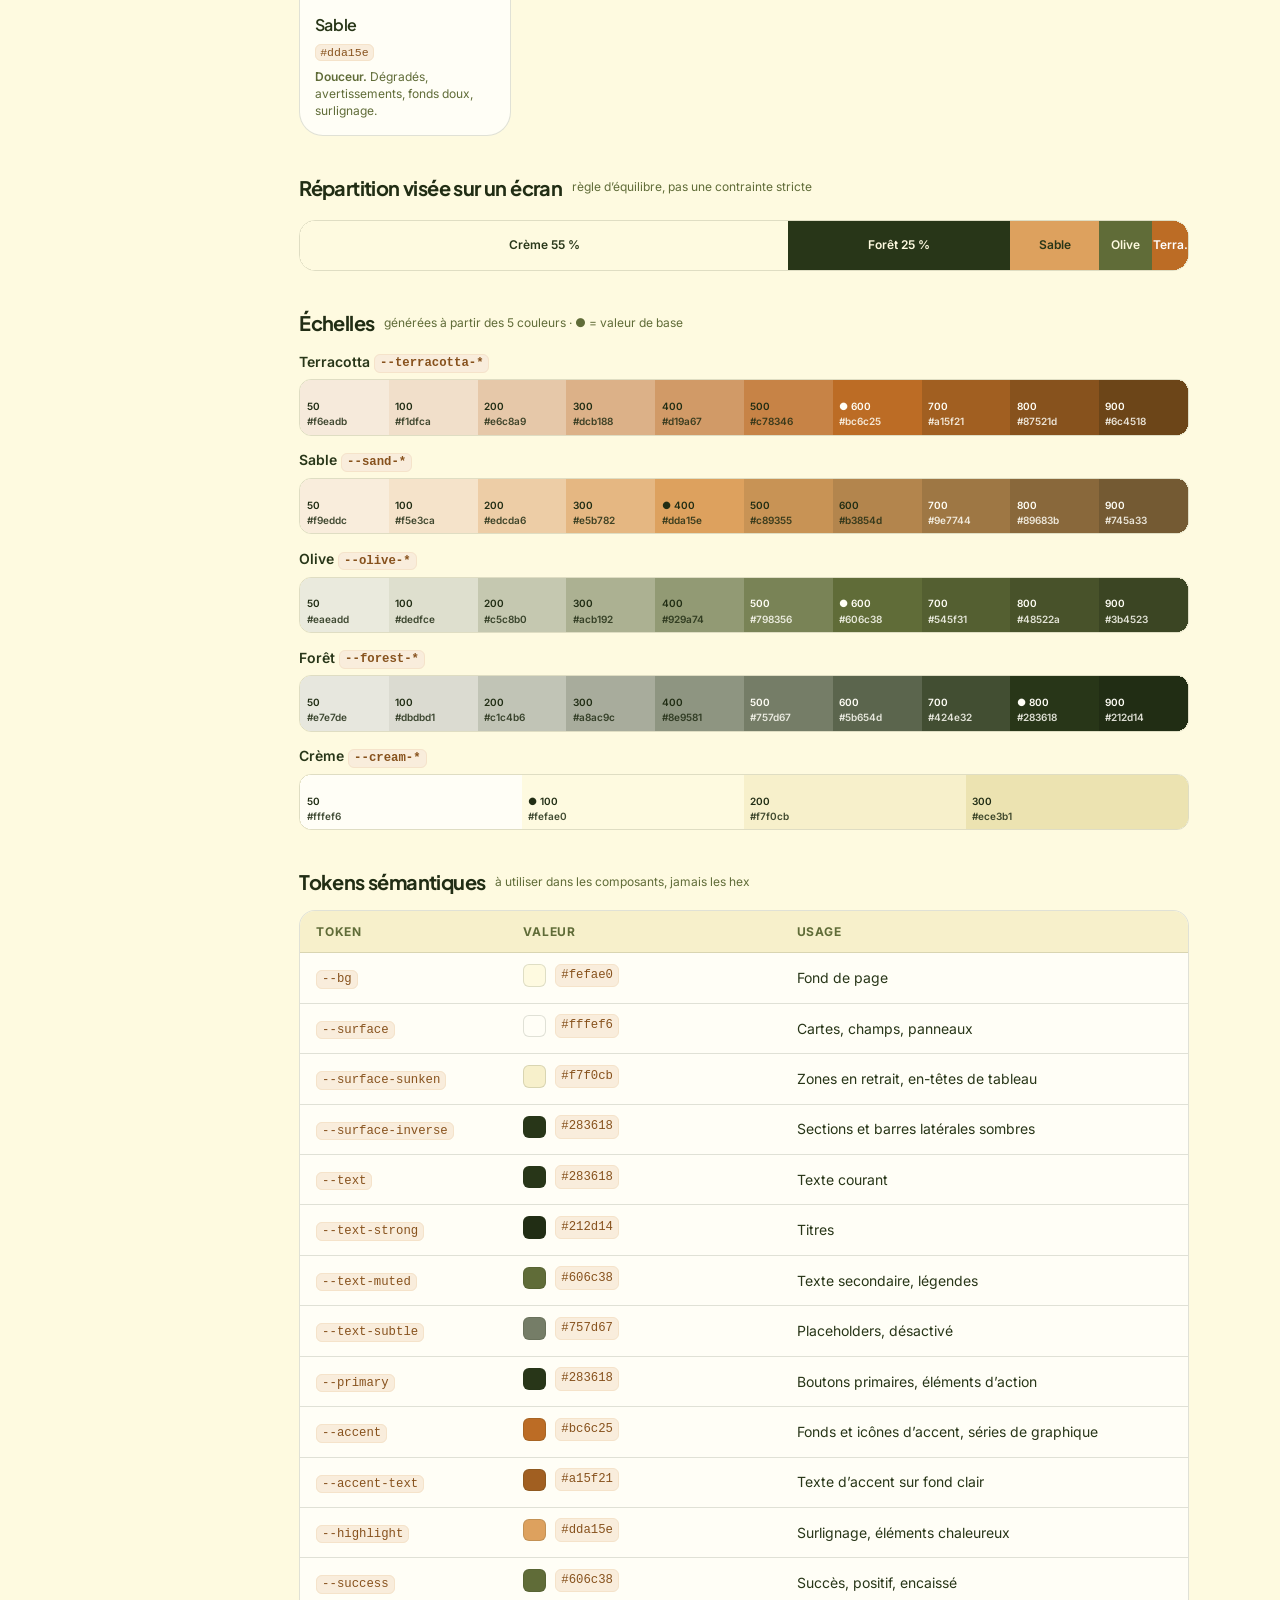
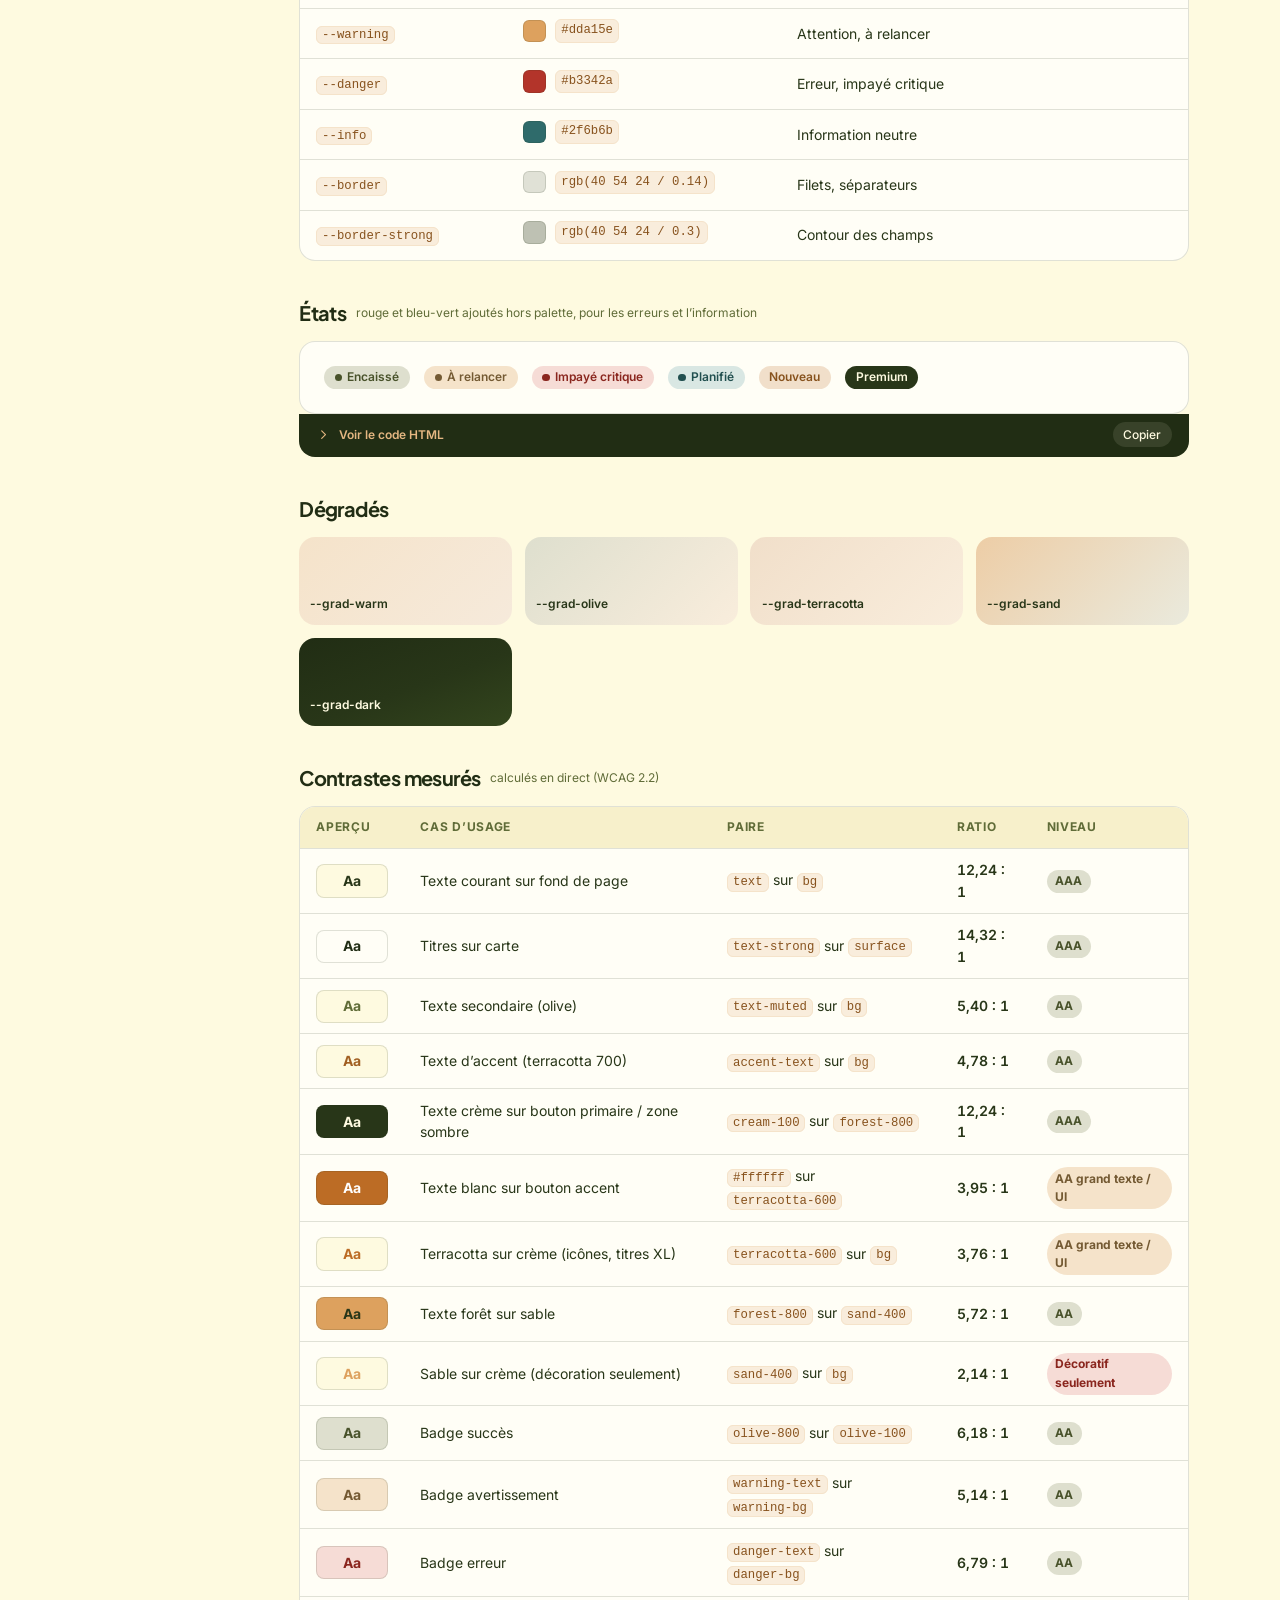
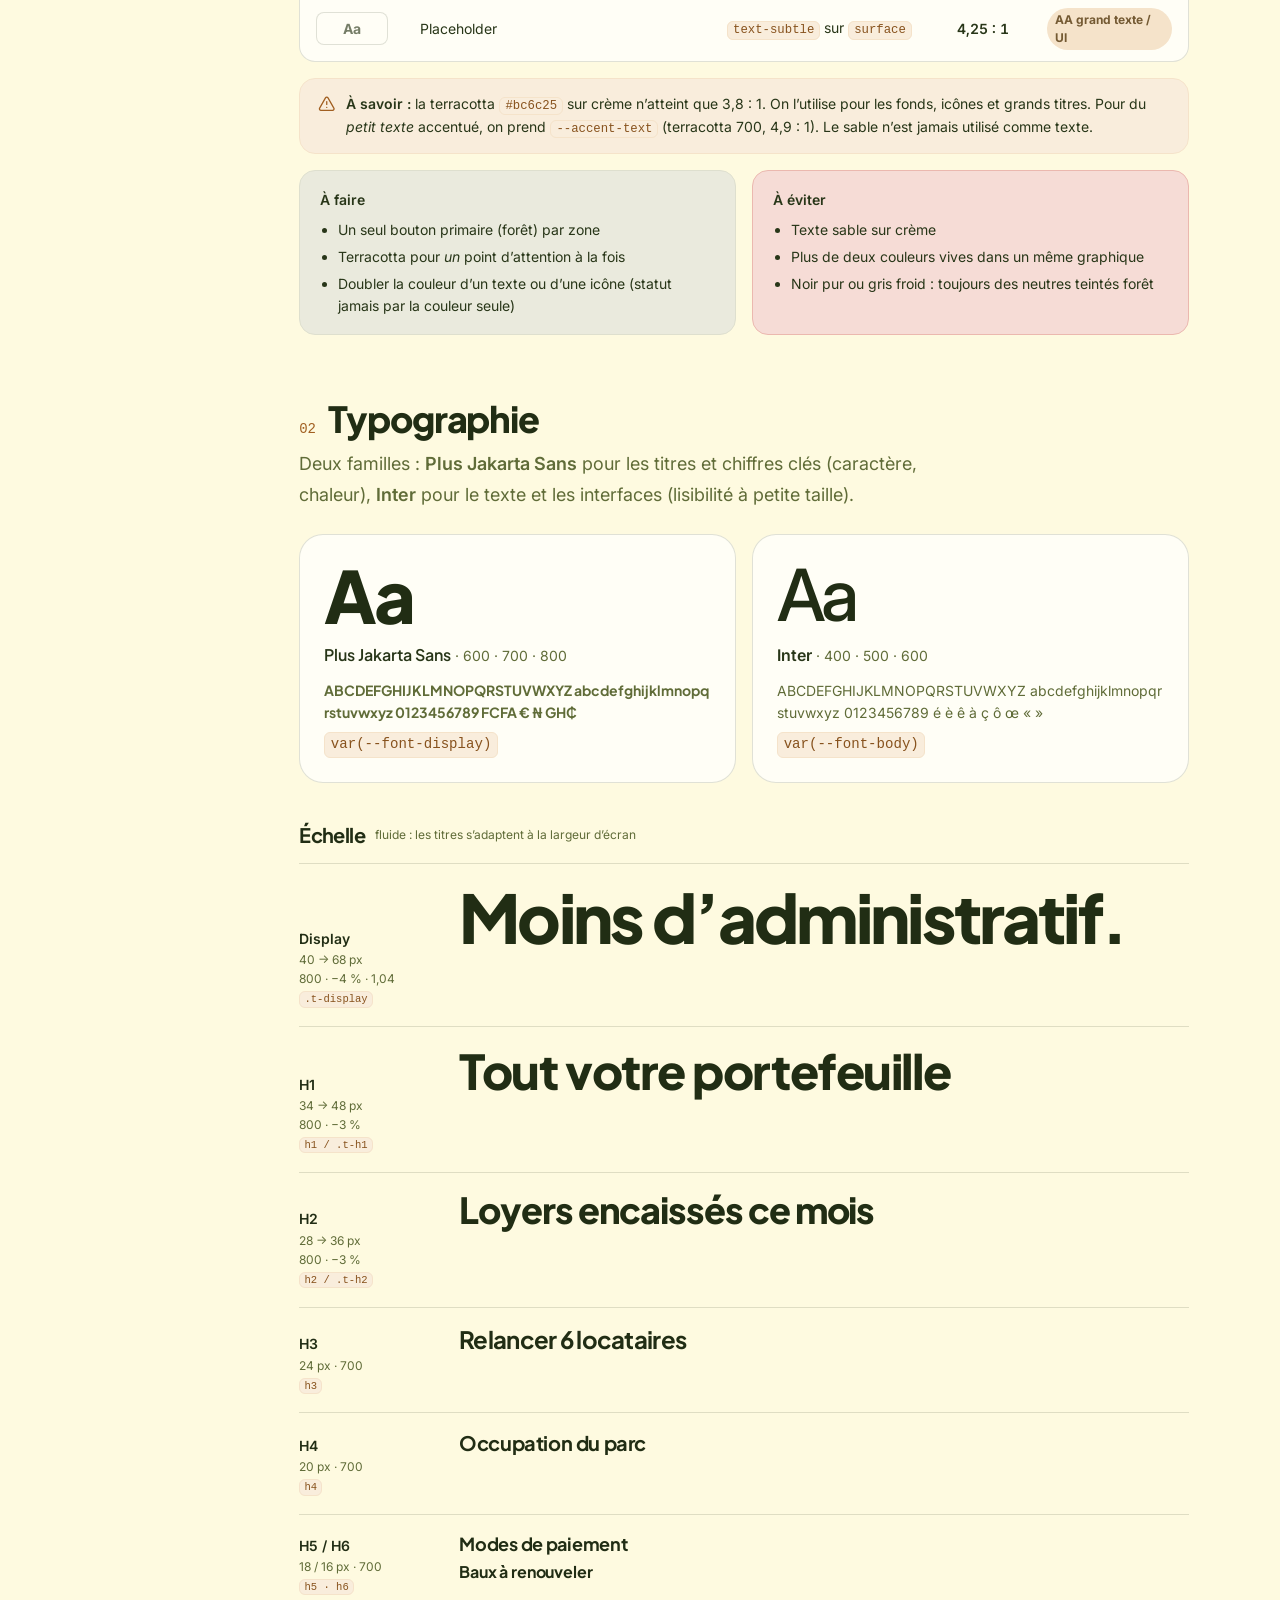
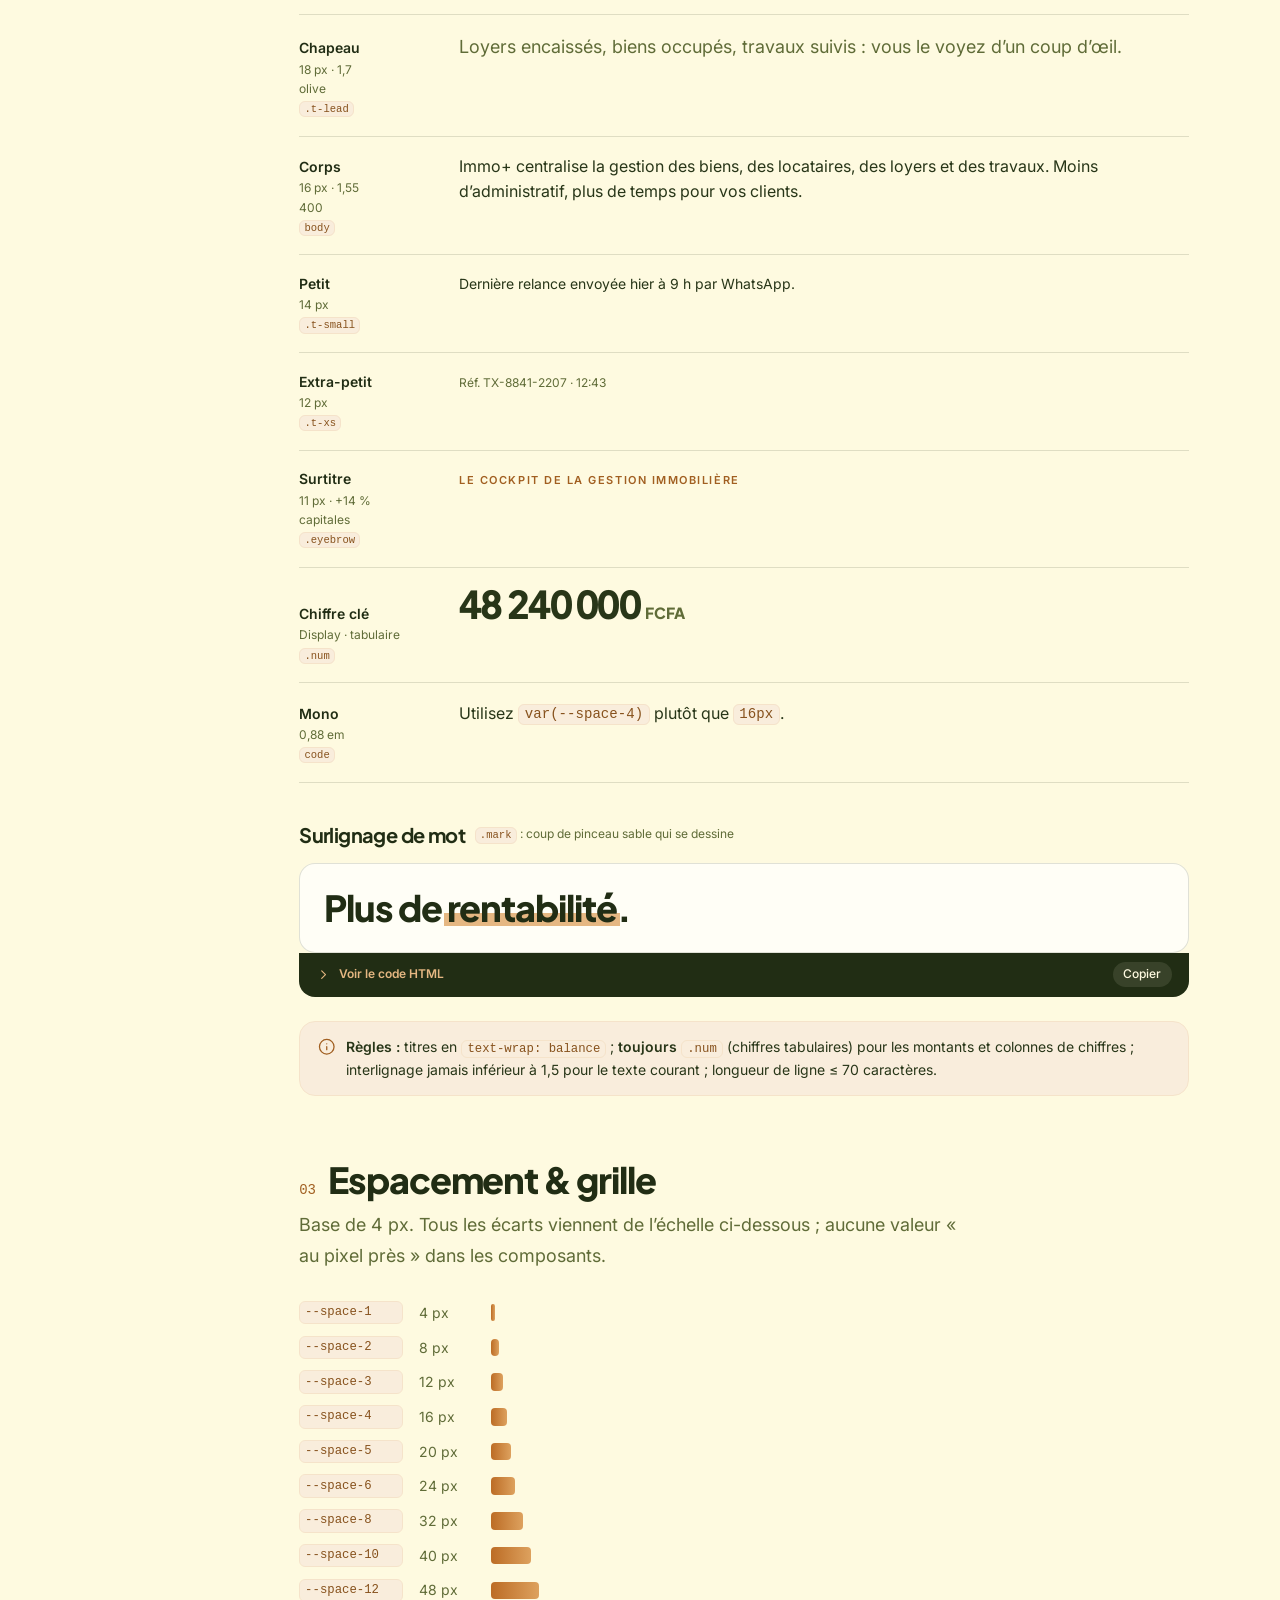
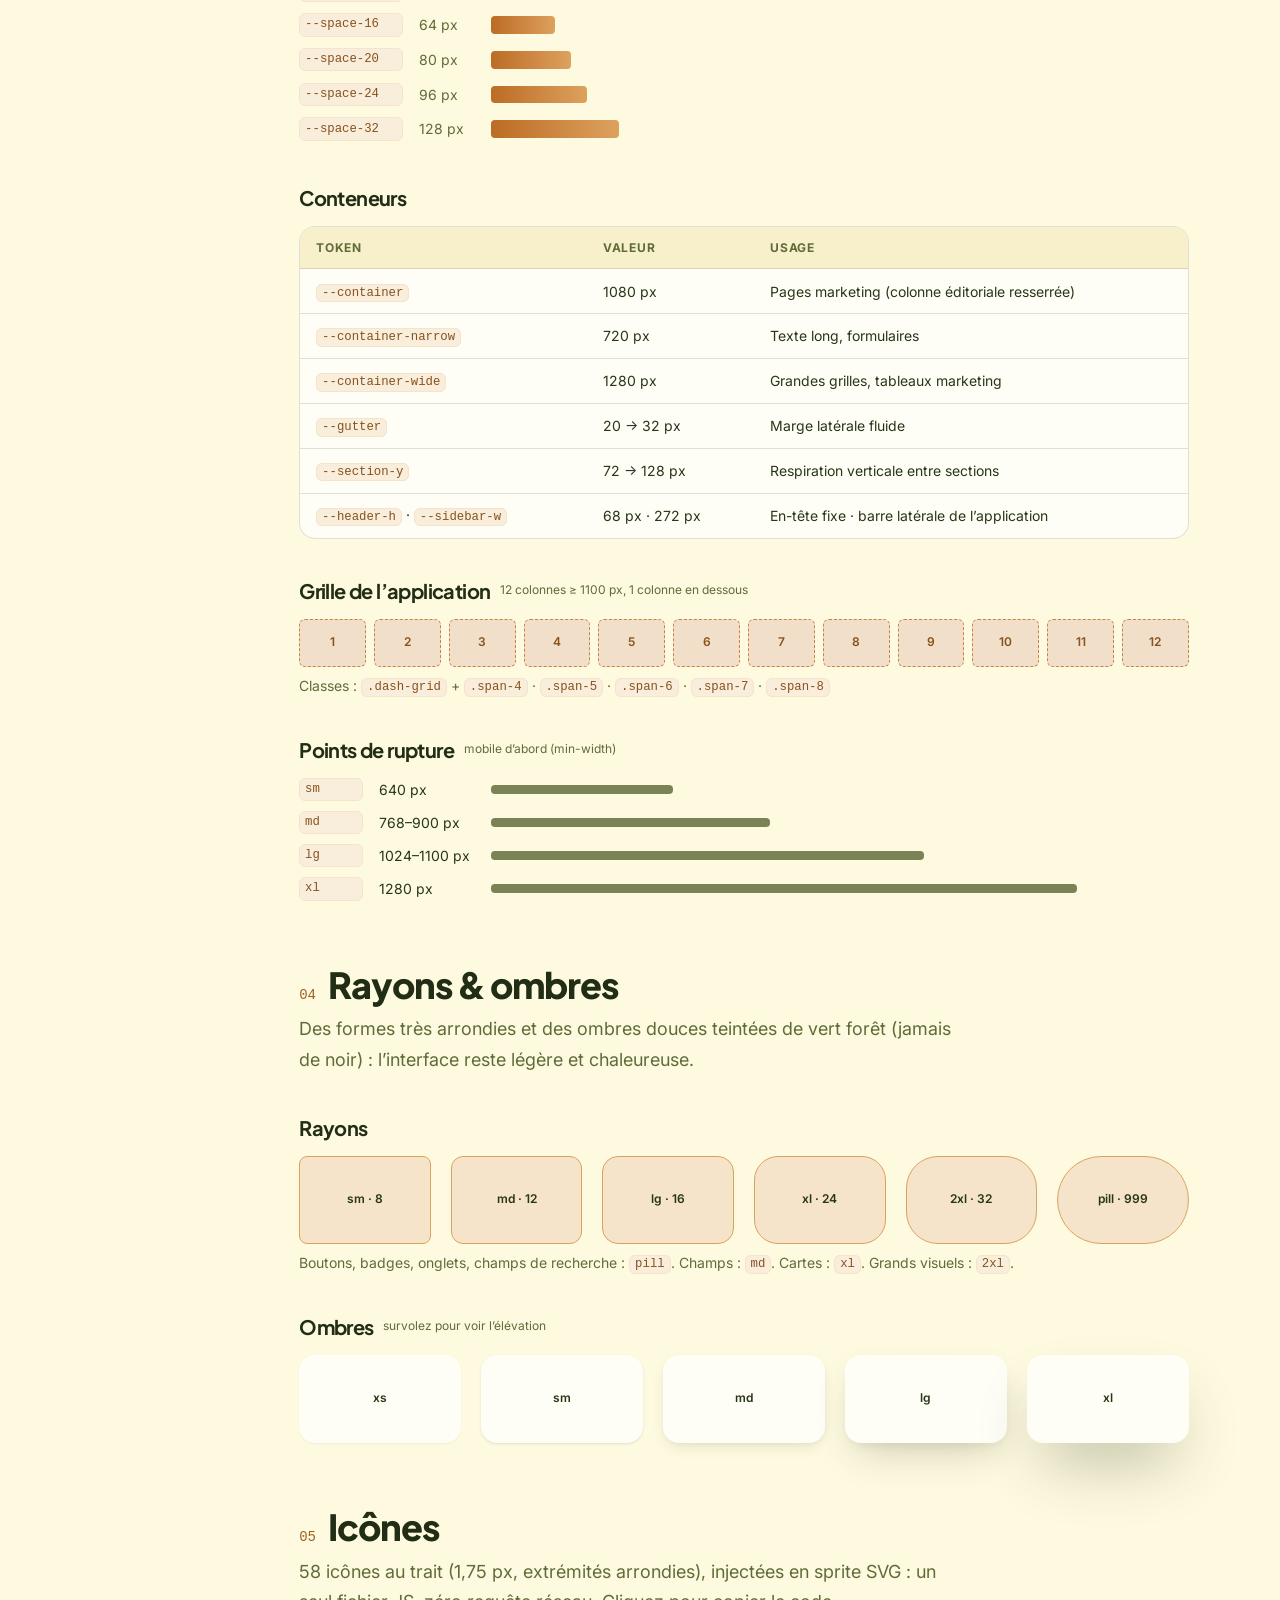
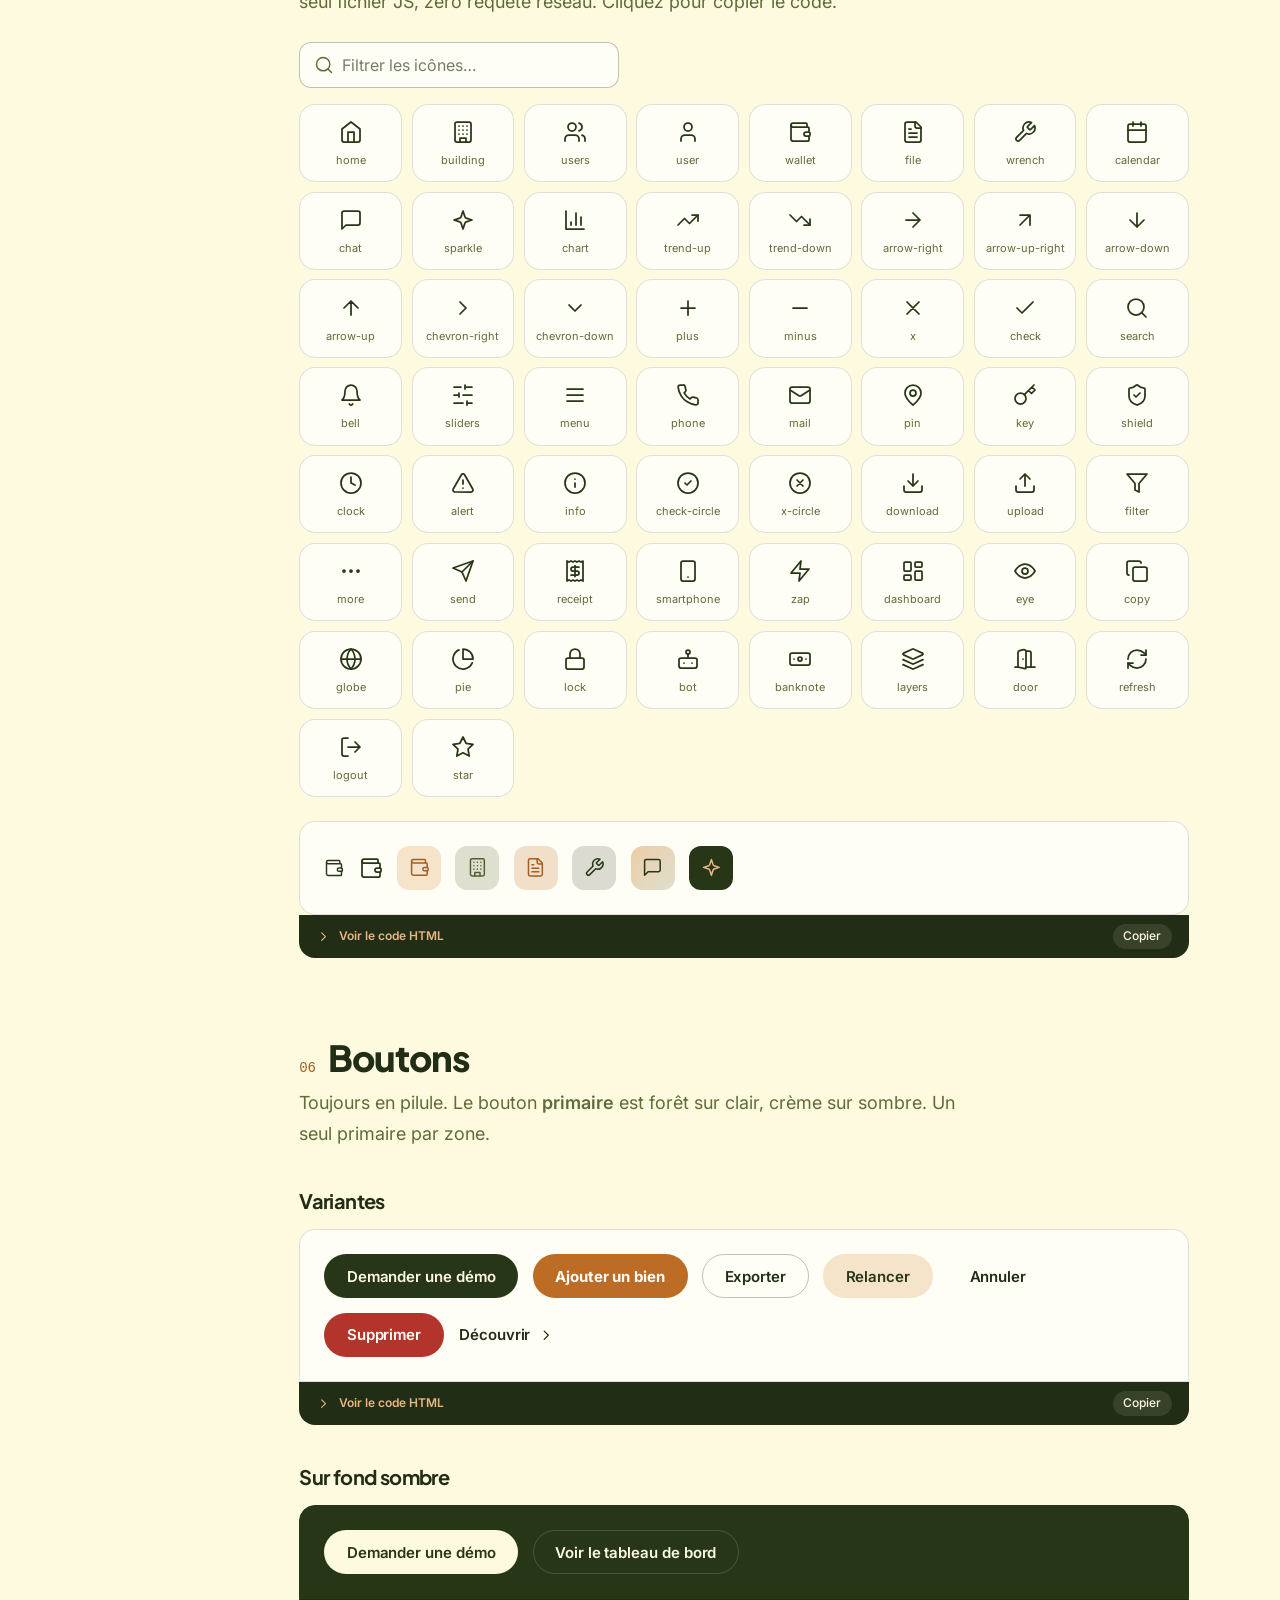
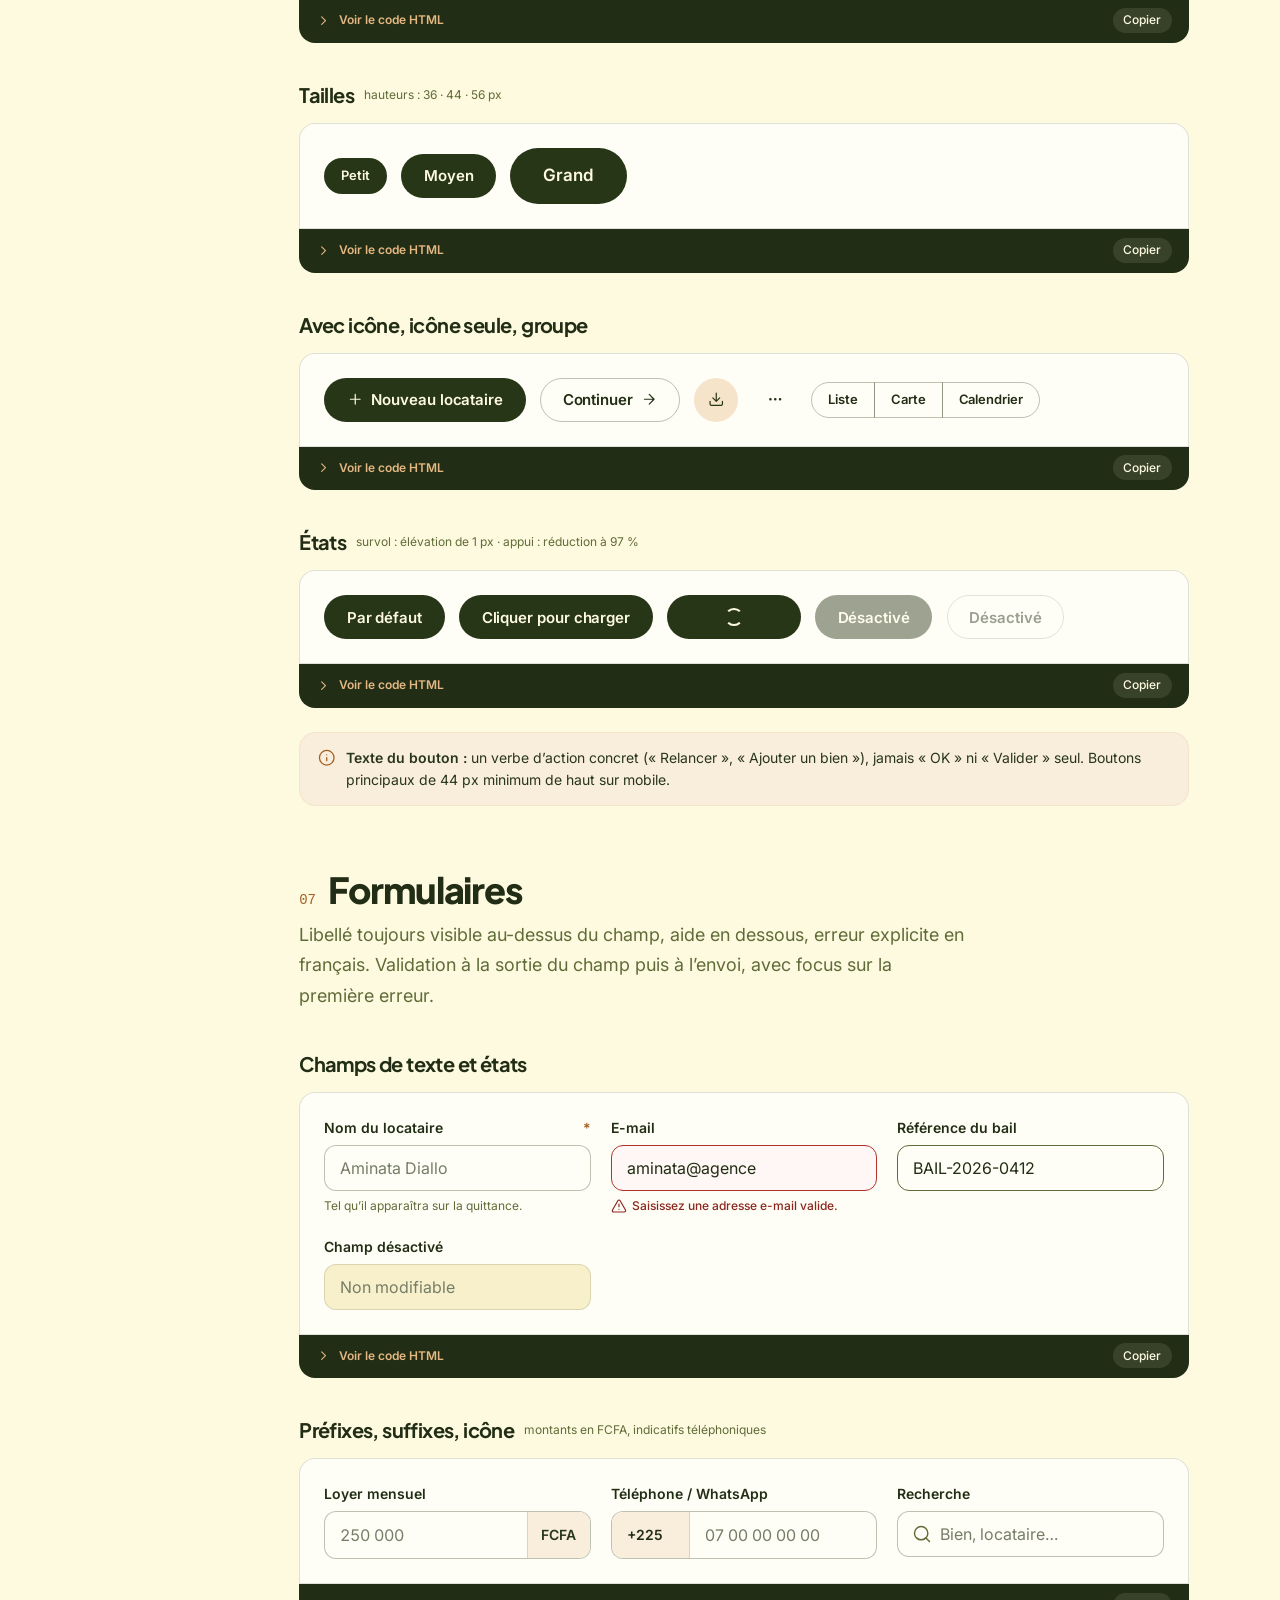
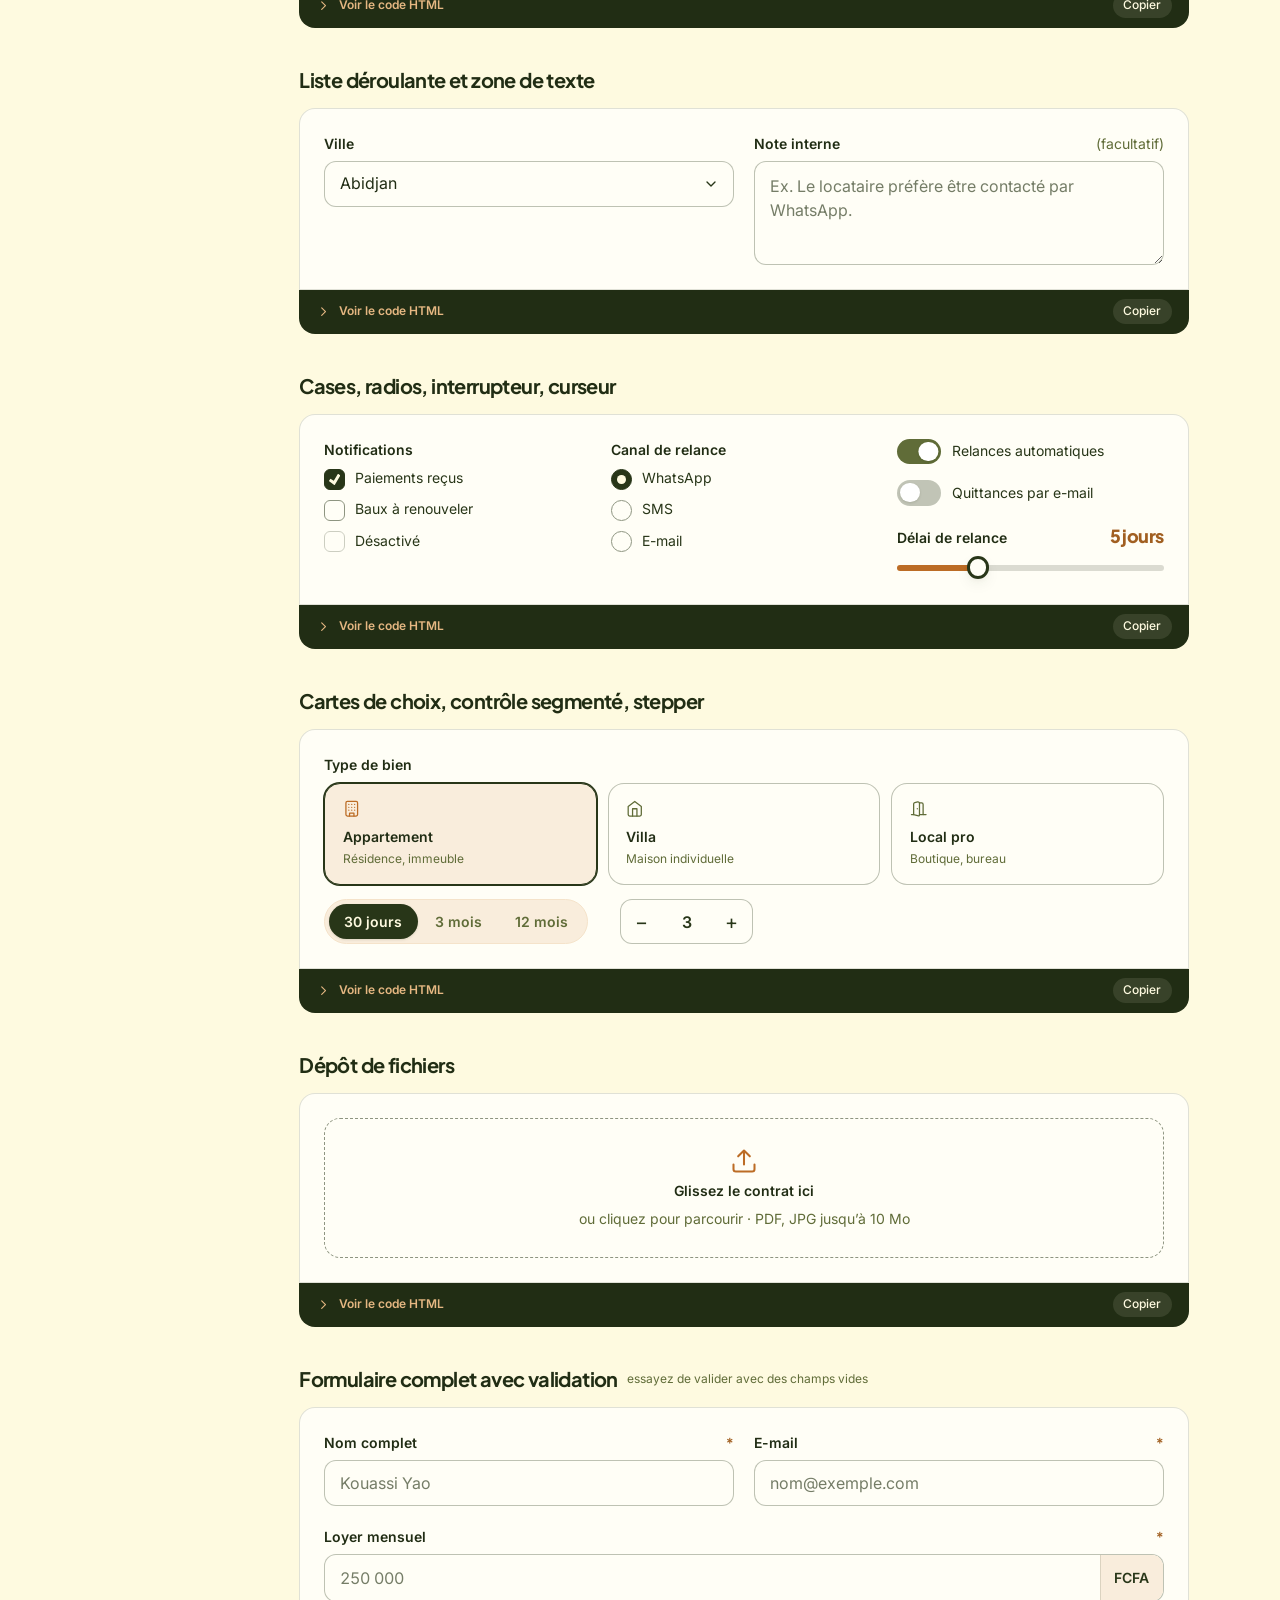
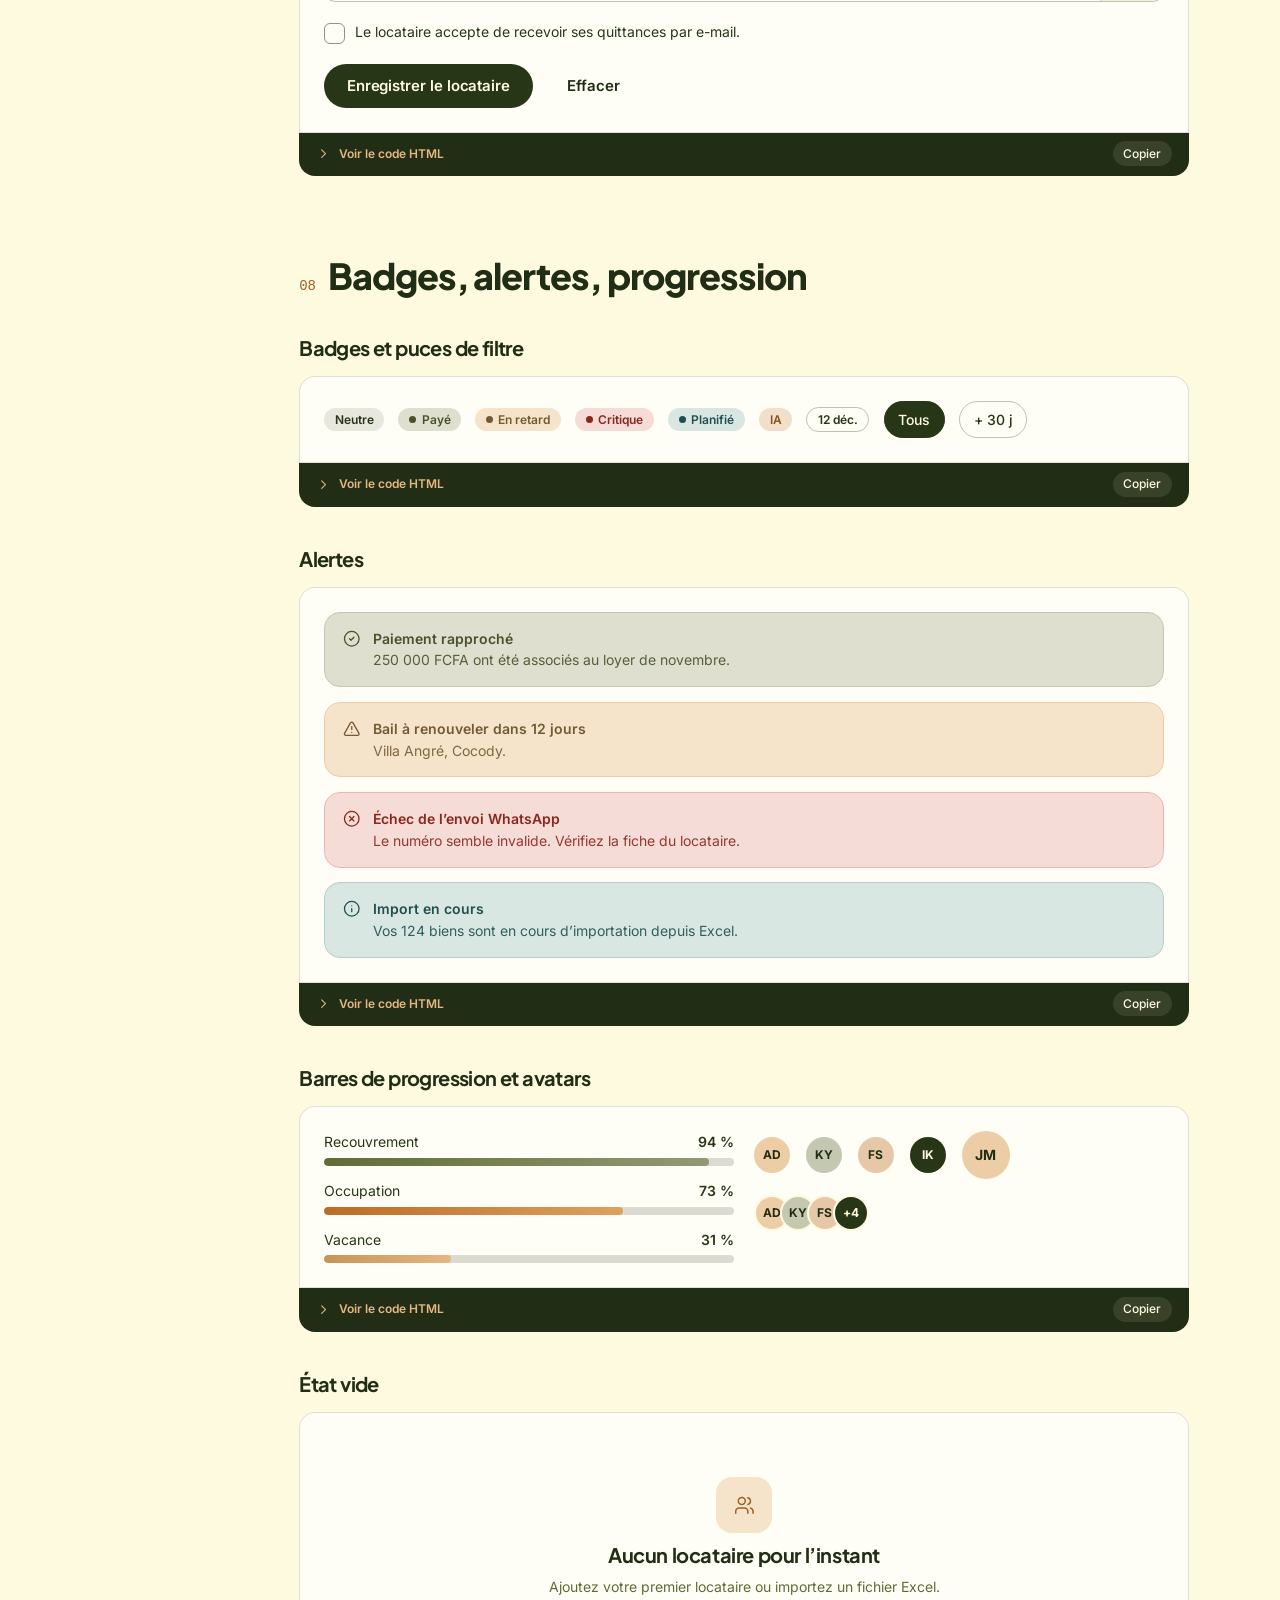
<file: design_system/design-system.html>
<!doctype html>
<html lang="fr">
<head>
  <meta charset="utf-8">
  <meta name="viewport" content="width=device-width, initial-scale=1">
  <title>Design system — Immo+</title>
  <meta name="description" content="Référence du design system Immo+ : couleurs, typographie, espacements, composants, mouvement. Document pour les développeurs.">
  <meta name="theme-color" content="#283618">
  <link rel="icon" href="data:image/svg+xml,%3Csvg xmlns='http://www.w3.org/2000/svg' viewBox='0 0 32 32'%3E%3Crect width='32' height='32' rx='9' fill='%23283618'/%3E%3Cpath d='M7 15.2 16 7.8l9 7.4M9.8 14.2V24h12.4v-9.8' fill='none' stroke='%23fefae0' stroke-width='2.4' stroke-linecap='round' stroke-linejoin='round'/%3E%3Cpath d='M16 17.2v4.6M13.7 19.5h4.6' stroke='%23dda15e' stroke-width='2.2' stroke-linecap='round'/%3E%3C/svg%3E">
  <link rel="preconnect" href="https://fonts.googleapis.com">
  <link rel="preconnect" href="https://fonts.gstatic.com" crossorigin>
  <link href="https://fonts.googleapis.com/css2?family=Inter:wght@400;500;600&family=Plus+Jakarta+Sans:wght@600;700;800&display=swap" rel="stylesheet">
  <link rel="stylesheet" href="assets/css/tokens.css">
  <link rel="stylesheet" href="assets/css/base.css">
  <link rel="stylesheet" href="assets/css/components.css">
  <link rel="stylesheet" href="assets/css/site.css">
  <link rel="stylesheet" href="assets/css/app.css">
  <link rel="stylesheet" href="assets/css/docs.css">
  <script>document.documentElement.classList.add('js')</script>
</head>
<body>
  <script src="assets/js/icons.js"></script>
  <svg width="0" height="0" style="position:absolute" aria-hidden="true"><defs><linearGradient id="spark-fill" x1="0" y1="0" x2="0" y2="1"><stop offset="0" stop-color="#606c38" stop-opacity=".25"/><stop offset="1" stop-color="#606c38" stop-opacity="0"/></linearGradient></defs></svg>
  <a class="skip-link" href="#main">Aller au contenu</a>

  <div class="docs" id="docs">
    <button class="btn btn--icon btn--sm docs-nav__toggle" type="button" aria-label="Ouvrir le sommaire"><svg class="icon" aria-hidden="true"><use href="#i-menu"/></svg></button>

    <!-- ============================== SOMMAIRE ============================== -->
    <nav class="docs-nav" aria-label="Sommaire">
      <a class="logo" href="index.html"><svg class="logo__svg" aria-hidden="true"><use href="#i-logo"/></svg><span class="logo__word">Immo<b>+</b></span></a>
      <span class="badge">Design system · v0.1</span>
      <h4>Fondations</h4>
      <a href="#s-intro">Introduction</a>
      <a href="#s-couleurs">Couleurs</a>
      <a href="#s-typo">Typographie</a>
      <a href="#s-espace">Espacement &amp; grille</a>
      <a href="#s-forme">Rayons &amp; ombres</a>
      <a href="#s-icones">Icônes</a>
      <h4>Composants</h4>
      <a href="#s-boutons">Boutons</a>
      <a href="#s-formulaires">Formulaires</a>
      <a href="#s-feedback">Badges &amp; alertes</a>
      <a href="#s-cartes">Cartes &amp; KPI</a>
      <a href="#s-navigation">Navigation</a>
      <a href="#s-donnees">Tableaux &amp; listes</a>
      <a href="#s-overlays">Modale, toast, squelette</a>
      <h4>Mouvement</h4>
      <a href="#s-mouvement">Principes &amp; tokens</a>
      <a href="#s-parcours">Parcours &amp; transitions</a>
      <h4>Produit</h4>
      <a href="#s-mascotte">Mascotte &amp; illustration</a>
      <a href="#s-afrique">Marché africain</a>
      <a href="#s-a11y">Accessibilité</a>
      <a href="#s-integration">Intégration (dev)</a>
    </nav>

    <main class="docs-main" id="main">
      <!-- ============================== INTRO ============================== -->
      <header class="docs-hero" data-reveal>
        <span class="eyebrow">Design system · v0.1 · nom de marque provisoire</span>
        <h1>Immo<span style="color:var(--terracotta-600)">+</span> Design System</h1>
        <p class="t-lead">La référence unique pour construire l’interface : couleurs, typographie, composants et mouvement. Épuré, aéré, titres serrés, boutons en pilule et animations douces, avec une palette inspirée des terres d’Afrique.</p>
      </header>

      <section class="ds-section" id="s-intro" style="padding-top:2rem">
        <h2><span class="n">00</span>Principes</h2>
        <div class="grid grid--4 mt-6" style="--gap:1rem" data-stagger>
          <div class="card card--tint-sand"><span class="icon-tile"><svg class="icon" aria-hidden="true"><use href="#i-eye"/></svg></span><h4 class="mt-4">Clarté d’abord</h4><p class="card__text mt-2">Un indicateur, une couleur, une action. On retire avant d’ajouter.</p></div>
          <div class="card card--tint-olive"><span class="icon-tile icon-tile--olive"><svg class="icon" aria-hidden="true"><use href="#i-home"/></svg></span><h4 class="mt-4">Chaleureux</h4><p class="card__text mt-2">Terre, sable et forêt plutôt que le bleu « corporate ». Une mascotte discrète.</p></div>
          <div class="card card--tint-terracotta"><span class="icon-tile icon-tile--terracotta"><svg class="icon" aria-hidden="true"><use href="#i-smartphone"/></svg></span><h4 class="mt-4">Mobile et réseau limité</h4><p class="card__text mt-2">Cibles tactiles de 44 px, SVG et CSS purs, aucune librairie lourde.</p></div>
          <div class="card card--tint-mix"><span class="icon-tile icon-tile--mix"><svg class="icon" aria-hidden="true"><use href="#i-sparkle"/></svg></span><h4 class="mt-4">L’IA propose, l’humain valide</h4><p class="card__text mt-2">Chaque suggestion se valide ou s’ignore. Rien ne part sans accord.</p></div>
        </div>

        <h3 class="ds-sub">Fichiers du système</h3>
        <div class="file-tree"><b>design_system/</b>
├─ <b>design-system.html</b>   <i>cette page (référence développeur)</i>
├─ <b>index.html</b>           <i>site vitrine</i>
├─ <b>fonctionnalites.html</b> <i>page fonctionnalité « Loyers et paiements »</i>
├─ <b>dashboard.html</b>       <i>tableau de bord KPI</i>
└─ <b>assets/</b>
   ├─ css/  tokens.css · base.css · components.css · site.css · app.css · docs.css
   └─ js/   icons.js · main.js · dashboard.js · feature.js · docs.js</div>
        <div class="ds-note ds-note--ok"><svg class="icon" aria-hidden="true"><use href="#i-info"/></svg><div><strong>Ordre de chargement CSS :</strong> <code>tokens</code> → <code>base</code> → <code>components</code> → (<code>site</code> pour le marketing, <code>app</code> pour le produit). Seul <code>tokens.css</code> contient des valeurs brutes ; tout le reste utilise <code>var(--…)</code>.</div></div>
      </section>

      <!-- ============================== COULEURS ============================== -->
      <section class="ds-section" id="s-couleurs">
        <h2><span class="n">01</span>Couleurs</h2>
        <p class="t-lead">Cinq couleurs de marque, hiérarchisées par rôle. Cliquez sur une pastille pour copier sa valeur.</p>

        <div class="swatches">
          <button class="swatch" type="button" data-copy="#283618" style="--c:#283618;--on:#fefae0"><div class="swatch__chip">Priorité 1</div><div class="swatch__body"><strong>Forêt</strong><code>#283618</code><p><b>Primaire.</b> Texte, boutons primaires, barre latérale, sections sombres.</p></div></button>
          <button class="swatch" type="button" data-copy="#fefae0" style="--c:#fefae0;--on:#283618"><div class="swatch__chip">Priorité 2</div><div class="swatch__body"><strong>Crème</strong><code>#fefae0</code><p><b>Fond.</b> Fond de page, texte sur zones sombres.</p></div></button>
          <button class="swatch" type="button" data-copy="#bc6c25" style="--c:#bc6c25;--on:#fff"><div class="swatch__chip">Priorité 3</div><div class="swatch__body"><strong>Terracotta</strong><code>#bc6c25</code><p><b>Accent.</b> Le « + » de la marque, données clés, états actifs, surlignage.</p></div></button>
          <button class="swatch" type="button" data-copy="#606c38" style="--c:#606c38;--on:#fefae0"><div class="swatch__chip">Secondaire</div><div class="swatch__body"><strong>Olive</strong><code>#606c38</code><p><b>Soutien.</b> Succès, texte atténué, séries secondaires de graphique.</p></div></button>
          <button class="swatch" type="button" data-copy="#dda15e" style="--c:#dda15e;--on:#283618"><div class="swatch__chip">Chaleur</div><div class="swatch__body"><strong>Sable</strong><code>#dda15e</code><p><b>Douceur.</b> Dégradés, avertissements, fonds doux, surlignage.</p></div></button>
        </div>

        <h3 class="ds-sub">Répartition visée sur un écran <small>règle d’équilibre, pas une contrainte stricte</small></h3>
        <div class="ratio-bar" aria-label="Répartition des couleurs">
          <div style="flex:55;background:#fefae0;color:#283618">Crème 55 %</div>
          <div style="flex:25;background:#283618;color:#fefae0">Forêt 25 %</div>
          <div style="flex:10;background:#dda15e;color:#283618">Sable</div>
          <div style="flex:6;background:#606c38;color:#fefae0">Olive</div>
          <div style="flex:4;background:#bc6c25;color:#fff">Terra.</div>
        </div>

        <h3 class="ds-sub">Échelles <small>générées à partir des 5 couleurs · ● = valeur de base</small></h3>
        <div class="ramps" id="ramps"></div>

        <h3 class="ds-sub">Tokens sémantiques <small>à utiliser dans les composants, jamais les hex</small></h3>
        <div class="ds-table-wrap"><table class="ds-table"><thead><tr><th>Token</th><th>Valeur</th><th>Usage</th></tr></thead><tbody id="sem-body"></tbody></table></div>

        <h3 class="ds-sub">États <small>rouge et bleu-vert ajoutés hors palette, pour les erreurs et l’information</small></h3>
        <div class="ds-demo ds-demo--solo" data-code>
          <span class="badge badge--success badge--dot">Encaissé</span>
          <span class="badge badge--warning badge--dot">À relancer</span>
          <span class="badge badge--danger badge--dot">Impayé critique</span>
          <span class="badge badge--info badge--dot">Planifié</span>
          <span class="badge badge--accent">Nouveau</span>
          <span class="badge badge--dark">Premium</span>
        </div>

        <h3 class="ds-sub">Dégradés</h3>
        <div class="grid grid--4" style="--gap:.8rem">
          <div class="grad-chip" style="background:var(--grad-warm)">--grad-warm</div>
          <div class="grad-chip" style="background:var(--grad-olive)">--grad-olive</div>
          <div class="grad-chip" style="background:var(--grad-terracotta)">--grad-terracotta</div>
          <div class="grad-chip" style="background:var(--grad-sand)">--grad-sand</div>
          <div class="grad-chip" style="background:var(--grad-dark);color:var(--cream-100)">--grad-dark</div>
        </div>

        <h3 class="ds-sub">Contrastes mesurés <small>calculés en direct (WCAG 2.2)</small></h3>
        <div class="ds-table-wrap"><table class="ds-table"><thead><tr><th>Aperçu</th><th>Cas d’usage</th><th>Paire</th><th>Ratio</th><th>Niveau</th></tr></thead><tbody id="contrast-body"></tbody></table></div>
        <div class="ds-note"><svg class="icon" aria-hidden="true"><use href="#i-alert"/></svg><div><strong>À savoir :</strong> la terracotta <code>#bc6c25</code> sur crème n’atteint que 3,8 : 1. On l’utilise pour les fonds, icônes et grands titres. Pour du <em>petit texte</em> accentué, on prend <code>--accent-text</code> (terracotta 700, 4,9 : 1). Le sable n’est jamais utilisé comme texte.</div></div>

        <div class="do-dont">
          <div class="do"><strong>À faire</strong><ul><li>Un seul bouton primaire (forêt) par zone</li><li>Terracotta pour <em>un</em> point d’attention à la fois</li><li>Doubler la couleur d’un texte ou d’une icône (statut jamais par la couleur seule)</li></ul></div>
          <div class="dont"><strong>À éviter</strong><ul><li>Texte sable sur crème</li><li>Plus de deux couleurs vives dans un même graphique</li><li>Noir pur ou gris froid : toujours des neutres teintés forêt</li></ul></div>
        </div>
      </section>

      <!-- ============================== TYPOGRAPHIE ============================== -->
      <section class="ds-section" id="s-typo">
        <h2><span class="n">02</span>Typographie</h2>
        <p class="t-lead">Deux familles : <strong>Plus Jakarta Sans</strong> pour les titres et chiffres clés (caractère, chaleur), <strong>Inter</strong> pour le texte et les interfaces (lisibilité à petite taille).</p>
        <div class="grid grid--2 mt-6" style="--gap:1rem">
          <div class="font-card"><div class="glyph" style="font-family:var(--font-display);font-weight:800">Aa</div><strong style="font-family:var(--font-display)">Plus Jakarta Sans</strong> <span class="text-muted t-small">· 600 · 700 · 800</span><p class="alpha" style="font-family:var(--font-display);font-weight:700">ABCDEFGHIJKLMNOPQRSTUVWXYZ abcdefghijklmnopqrstuvwxyz 0123456789 FCFA € ₦ GH₵</p><code class="mt-2" style="display:inline-block">var(--font-display)</code></div>
          <div class="font-card"><div class="glyph" style="font-family:var(--font-body);font-weight:500">Aa</div><strong>Inter</strong> <span class="text-muted t-small">· 400 · 500 · 600</span><p class="alpha">ABCDEFGHIJKLMNOPQRSTUVWXYZ abcdefghijklmnopqrstuvwxyz 0123456789 é è ê à ç ô œ « »</p><code class="mt-2" style="display:inline-block">var(--font-body)</code></div>
        </div>

        <h3 class="ds-sub">Échelle <small>fluide : les titres s’adaptent à la largeur d’écran</small></h3>
        <div>
          <div class="type-row"><div class="type-row__meta"><b>Display</b>40 → 68 px<br>800 · −4 % · 1,04<br><code>.t-display</code></div><p class="t-display" style="font-size:clamp(2.2rem,1rem + 4vw,4.25rem)">Moins d’administratif.</p></div>
          <div class="type-row"><div class="type-row__meta"><b>H1</b>34 → 48 px<br>800 · −3 %<br><code>h1 / .t-h1</code></div><h1>Tout votre portefeuille</h1></div>
          <div class="type-row"><div class="type-row__meta"><b>H2</b>28 → 36 px<br>800 · −3 %<br><code>h2 / .t-h2</code></div><h2>Loyers encaissés ce mois</h2></div>
          <div class="type-row"><div class="type-row__meta"><b>H3</b>24 px · 700<br><code>h3</code></div><h3>Relancer 6 locataires</h3></div>
          <div class="type-row"><div class="type-row__meta"><b>H4</b>20 px · 700<br><code>h4</code></div><h4>Occupation du parc</h4></div>
          <div class="type-row"><div class="type-row__meta"><b>H5 / H6</b>18 / 16 px · 700<br><code>h5 · h6</code></div><div><h5>Modes de paiement</h5><h6 class="mt-2">Baux à renouveler</h6></div></div>
          <div class="type-row"><div class="type-row__meta"><b>Chapeau</b>18 px · 1,7<br>olive<br><code>.t-lead</code></div><p class="t-lead">Loyers encaissés, biens occupés, travaux suivis : vous le voyez d’un coup d’œil.</p></div>
          <div class="type-row"><div class="type-row__meta"><b>Corps</b>16 px · 1,55<br>400<br><code>body</code></div><p>Immo+ centralise la gestion des biens, des locataires, des loyers et des travaux. Moins d’administratif, plus de temps pour vos clients.</p></div>
          <div class="type-row"><div class="type-row__meta"><b>Petit</b>14 px<br><code>.t-small</code></div><p class="t-small">Dernière relance envoyée hier à 9 h par WhatsApp.</p></div>
          <div class="type-row"><div class="type-row__meta"><b>Extra-petit</b>12 px<br><code>.t-xs</code></div><p class="t-xs text-muted">Réf. TX-8841-2207 · 12:43</p></div>
          <div class="type-row"><div class="type-row__meta"><b>Surtitre</b>11 px · +14 %<br>capitales<br><code>.eyebrow</code></div><span class="eyebrow">Le cockpit de la gestion immobilière</span></div>
          <div class="type-row"><div class="type-row__meta"><b>Chiffre clé</b>Display · tabulaire<br><code>.num</code></div><p class="num" style="font-family:var(--font-display);font-weight:800;font-size:2.4rem;letter-spacing:-.045em;line-height:1">48 240 000 <small style="font-size:.4em;color:var(--text-muted);letter-spacing:0">FCFA</small></p></div>
          <div class="type-row"><div class="type-row__meta"><b>Mono</b>0,88 em<br><code>code</code></div><p>Utilisez <code>var(--space-4)</code> plutôt que <code>16px</code>.</p></div>
        </div>

        <h3 class="ds-sub">Surlignage de mot <small><code>.mark</code> : coup de pinceau sable qui se dessine</small></h3>
        <div class="ds-demo ds-demo--solo ds-demo--stack" data-code>
          <h2 data-inview>Plus de <span class="mark">rentabilité</span>.</h2>
        </div>
        <div class="ds-note"><svg class="icon" aria-hidden="true"><use href="#i-info"/></svg><div><strong>Règles :</strong> titres en <code>text-wrap: balance</code> ; <strong>toujours</strong> <code>.num</code> (chiffres tabulaires) pour les montants et colonnes de chiffres ; interlignage jamais inférieur à 1,5 pour le texte courant ; longueur de ligne ≤ 70 caractères.</div></div>
      </section>

      <!-- ============================== ESPACEMENT ============================== -->
      <section class="ds-section" id="s-espace">
        <h2><span class="n">03</span>Espacement &amp; grille</h2>
        <p class="t-lead">Base de 4 px. Tous les écarts viennent de l’échelle ci-dessous ; aucune valeur « au pixel près » dans les composants.</p>
        <div class="mt-6" id="space-list"></div>

        <h3 class="ds-sub">Conteneurs</h3>
        <div class="ds-table-wrap"><table class="ds-table"><thead><tr><th>Token</th><th>Valeur</th><th>Usage</th></tr></thead><tbody>
          <tr><td><code>--container</code></td><td>1080 px</td><td>Pages marketing (colonne éditoriale resserrée)</td></tr>
          <tr><td><code>--container-narrow</code></td><td>720 px</td><td>Texte long, formulaires</td></tr>
          <tr><td><code>--container-wide</code></td><td>1280 px</td><td>Grandes grilles, tableaux marketing</td></tr>
          <tr><td><code>--gutter</code></td><td>20 → 32 px</td><td>Marge latérale fluide</td></tr>
          <tr><td><code>--section-y</code></td><td>72 → 128 px</td><td>Respiration verticale entre sections</td></tr>
          <tr><td><code>--header-h</code> · <code>--sidebar-w</code></td><td>68 px · 272 px</td><td>En-tête fixe · barre latérale de l’application</td></tr>
        </tbody></table></div>

        <h3 class="ds-sub">Grille de l’application <small>12 colonnes ≥ 1100 px, 1 colonne en dessous</small></h3>
        <div class="layout-demo"><div>1</div><div>2</div><div>3</div><div>4</div><div>5</div><div>6</div><div>7</div><div>8</div><div>9</div><div>10</div><div>11</div><div>12</div></div>
        <p class="t-small text-muted mt-2">Classes : <code>.dash-grid</code> + <code>.span-4</code> · <code>.span-5</code> · <code>.span-6</code> · <code>.span-7</code> · <code>.span-8</code></p>

        <h3 class="ds-sub">Points de rupture <small>mobile d’abord (min-width)</small></h3>
        <div class="bp-list">
          <div class="bp"><code>sm</code><span>640 px</span><i style="--w:26%"></i></div>
          <div class="bp"><code>md</code><span>768–900 px</span><i style="--w:40%"></i></div>
          <div class="bp"><code>lg</code><span>1024–1100 px</span><i style="--w:62%"></i></div>
          <div class="bp"><code>xl</code><span>1280 px</span><i style="--w:84%"></i></div>
        </div>
      </section>

      <!-- ============================== FORMES ============================== -->
      <section class="ds-section" id="s-forme">
        <h2><span class="n">04</span>Rayons &amp; ombres</h2>
        <p class="t-lead">Des formes très arrondies et des ombres douces teintées de vert forêt (jamais de noir) : l’interface reste légère et chaleureuse.</p>
        <h3 class="ds-sub">Rayons</h3>
        <div class="radius-grid">
          <div class="radius-box" style="--r:var(--radius-sm)">sm · 8</div><div class="radius-box" style="--r:var(--radius-md)">md · 12</div><div class="radius-box" style="--r:var(--radius-lg)">lg · 16</div>
          <div class="radius-box" style="--r:var(--radius-xl)">xl · 24</div><div class="radius-box" style="--r:var(--radius-2xl)">2xl · 32</div><div class="radius-box" style="--r:var(--radius-pill)">pill · 999</div>
        </div>
        <p class="t-small text-muted mt-2">Boutons, badges, onglets, champs de recherche : <code>pill</code>. Champs : <code>md</code>. Cartes : <code>xl</code>. Grands visuels : <code>2xl</code>.</p>
        <h3 class="ds-sub">Ombres <small>survolez pour voir l’élévation</small></h3>
        <div class="shadow-grid">
          <div class="shadow-box" style="--s:var(--shadow-xs)">xs</div><div class="shadow-box" style="--s:var(--shadow-sm)">sm</div><div class="shadow-box" style="--s:var(--shadow-md)">md</div>
          <div class="shadow-box" style="--s:var(--shadow-lg)">lg</div><div class="shadow-box" style="--s:var(--shadow-xl)">xl</div>
        </div>
      </section>

      <!-- ============================== ICÔNES ============================== -->
      <section class="ds-section" id="s-icones">
        <h2><span class="n">05</span>Icônes</h2>
        <p class="t-lead"><span id="icon-count">0</span> icônes au trait (1,75 px, extrémités arrondies), injectées en sprite SVG : un seul fichier JS, zéro requête réseau. Cliquez pour copier le code.</p>
        <div class="control-icon mt-6" style="max-width:20rem"><svg class="icon" aria-hidden="true"><use href="#i-search"/></svg><input class="control" id="icon-search" type="search" placeholder="Filtrer les icônes…" aria-label="Filtrer les icônes"></div>
        <div class="icon-grid" id="icon-grid"></div>
        <div class="ds-demo ds-demo--solo mt-6" data-code>
          <svg class="icon" aria-hidden="true"><use href="#i-wallet"/></svg>
          <svg class="icon icon--lg" aria-hidden="true"><use href="#i-wallet"/></svg>
          <span class="icon-tile"><svg class="icon" aria-hidden="true"><use href="#i-wallet"/></svg></span>
          <span class="icon-tile icon-tile--olive"><svg class="icon" aria-hidden="true"><use href="#i-building"/></svg></span>
          <span class="icon-tile icon-tile--terracotta"><svg class="icon" aria-hidden="true"><use href="#i-file"/></svg></span>
          <span class="icon-tile icon-tile--forest"><svg class="icon" aria-hidden="true"><use href="#i-wrench"/></svg></span>
          <span class="icon-tile icon-tile--mix"><svg class="icon" aria-hidden="true"><use href="#i-chat"/></svg></span>
          <span class="icon-tile icon-tile--dark"><svg class="icon" aria-hidden="true"><use href="#i-sparkle"/></svg></span>
        </div>
      </section>

      <!-- ============================== BOUTONS ============================== -->
      <section class="ds-section" id="s-boutons">
        <h2><span class="n">06</span>Boutons</h2>
        <p class="t-lead">Toujours en pilule. Le bouton <strong>primaire</strong> est forêt sur clair, crème sur sombre. Un seul primaire par zone.</p>

        <h3 class="ds-sub">Variantes</h3>
        <div class="ds-demo" data-code>
          <button class="btn btn--primary" type="button">Demander une démo</button>
          <button class="btn btn--accent" type="button">Ajouter un bien</button>
          <button class="btn btn--secondary" type="button">Exporter</button>
          <button class="btn btn--soft" type="button">Relancer</button>
          <button class="btn btn--ghost" type="button">Annuler</button>
          <button class="btn btn--danger" type="button">Supprimer</button>
          <a class="btn btn--link" href="#s-boutons">Découvrir <svg class="icon icon--arrow" aria-hidden="true"><use href="#i-chevron-right"/></svg></a>
        </div>
        <h3 class="ds-sub">Sur fond sombre</h3>
        <div class="ds-demo ds-demo--dark" data-code>
          <button class="btn btn--light" type="button">Demander une démo</button>
          <button class="btn btn--outline-light" type="button">Voir le tableau de bord</button>
        </div>
        <h3 class="ds-sub">Tailles <small>hauteurs : 36 · 44 · 56 px</small></h3>
        <div class="ds-demo" data-code>
          <button class="btn btn--primary btn--sm" type="button">Petit</button>
          <button class="btn btn--primary" type="button">Moyen</button>
          <button class="btn btn--primary btn--lg" type="button">Grand</button>
        </div>
        <h3 class="ds-sub">Avec icône, icône seule, groupe</h3>
        <div class="ds-demo" data-code>
          <button class="btn btn--primary" type="button"><svg class="icon" aria-hidden="true"><use href="#i-plus"/></svg>Nouveau locataire</button>
          <button class="btn btn--secondary" type="button">Continuer <svg class="icon icon--arrow" aria-hidden="true"><use href="#i-arrow-right"/></svg></button>
          <button class="btn btn--soft btn--icon" type="button" aria-label="Télécharger" data-tip="Télécharger"><svg class="icon" aria-hidden="true"><use href="#i-download"/></svg></button>
          <button class="btn btn--ghost btn--icon" type="button" aria-label="Plus d’actions"><svg class="icon" aria-hidden="true"><use href="#i-more"/></svg></button>
          <div class="btn-group" role="group" aria-label="Affichage"><button class="btn btn--secondary btn--sm" type="button">Liste</button><button class="btn btn--secondary btn--sm" type="button">Carte</button><button class="btn btn--secondary btn--sm" type="button">Calendrier</button></div>
        </div>
        <h3 class="ds-sub">États <small>survol : élévation de 1 px · appui : réduction à 97 %</small></h3>
        <div class="ds-demo" data-code>
          <button class="btn btn--primary" type="button">Par défaut</button>
          <button class="btn btn--primary" type="button" data-load-demo>Cliquer pour charger</button>
          <button class="btn btn--primary is-loading" type="button">Chargement</button>
          <button class="btn btn--primary" type="button" disabled>Désactivé</button>
          <button class="btn btn--secondary" type="button" disabled>Désactivé</button>
        </div>
        <div class="ds-note"><svg class="icon" aria-hidden="true"><use href="#i-info"/></svg><div><strong>Texte du bouton :</strong> un verbe d’action concret (« Relancer », « Ajouter un bien »), jamais « OK » ni « Valider » seul. Boutons principaux de 44 px minimum de haut sur mobile.</div></div>
      </section>

      <!-- ============================== FORMULAIRES ============================== -->
      <section class="ds-section" id="s-formulaires">
        <h2><span class="n">07</span>Formulaires</h2>
        <p class="t-lead">Libellé toujours visible au-dessus du champ, aide en dessous, erreur explicite en français. Validation à la sortie du champ puis à l’envoi, avec focus sur la première erreur.</p>

        <h3 class="ds-sub">Champs de texte et états</h3>
        <div class="ds-demo ds-demo--grid" data-code>
          <div class="field"><label class="field__label" for="f1">Nom du locataire <span class="req">*</span></label><input class="control" id="f1" placeholder="Aminata Diallo"><p class="field__hint">Tel qu’il apparaîtra sur la quittance.</p></div>
          <div class="field is-invalid"><label class="field__label" for="f2">E-mail</label><input class="control" id="f2" type="email" value="aminata@agence" aria-invalid="true"><p class="field__hint">Pour envoyer les quittances.</p><p class="field__error"><svg class="icon icon--sm" aria-hidden="true"><use href="#i-alert"/></svg><span>Saisissez une adresse e-mail valide.</span></p></div>
          <div class="field is-valid"><label class="field__label" for="f3">Référence du bail</label><input class="control" id="f3" value="BAIL-2026-0412"></div>
          <div class="field"><label class="field__label" for="f4">Champ désactivé</label><input class="control" id="f4" value="Non modifiable" disabled></div>
        </div>

        <h3 class="ds-sub">Préfixes, suffixes, icône <small>montants en FCFA, indicatifs téléphoniques</small></h3>
        <div class="ds-demo ds-demo--grid" data-code>
          <div class="field"><label class="field__label" for="f5">Loyer mensuel</label><div class="affix"><input class="control num" id="f5" inputmode="numeric" placeholder="250 000"><span class="affix__add">FCFA</span></div></div>
          <div class="field"><label class="field__label" for="f6">Téléphone / WhatsApp</label><div class="affix"><select class="control" aria-label="Indicatif"><option>+225</option><option>+221</option><option>+237</option><option>+243</option></select><input class="control" id="f6" type="tel" inputmode="tel" placeholder="07 00 00 00 00"></div></div>
          <div class="field"><label class="field__label" for="f7">Recherche</label><div class="control-icon"><svg class="icon" aria-hidden="true"><use href="#i-search"/></svg><input class="control" id="f7" type="search" placeholder="Bien, locataire…"></div></div>
        </div>

        <h3 class="ds-sub">Liste déroulante et zone de texte</h3>
        <div class="ds-demo ds-demo--grid" data-code>
          <div class="field"><label class="field__label" for="f8">Ville</label><select class="control" id="f8"><option>Abidjan</option><option>Dakar</option><option>Douala</option><option>Libreville</option><option>Kinshasa</option></select></div>
          <div class="field"><label class="field__label" for="f9">Note interne <span class="opt">(facultatif)</span></label><textarea class="control" id="f9" placeholder="Ex. Le locataire préfère être contacté par WhatsApp."></textarea></div>
        </div>

        <h3 class="ds-sub">Cases, radios, interrupteur, curseur</h3>
        <div class="ds-demo ds-demo--grid" data-code>
          <fieldset class="fieldset"><legend>Notifications</legend>
            <label class="check"><input type="checkbox" checked><span>Paiements reçus</span></label>
            <label class="check"><input type="checkbox"><span>Baux à renouveler</span></label>
            <label class="check"><input type="checkbox" disabled><span>Désactivé</span></label>
          </fieldset>
          <fieldset class="fieldset"><legend>Canal de relance</legend>
            <label class="check"><input type="radio" name="canal" checked><span>WhatsApp</span></label>
            <label class="check"><input type="radio" name="canal"><span>SMS</span></label>
            <label class="check"><input type="radio" name="canal"><span>E-mail</span></label>
          </fieldset>
          <div class="stack" style="--gap:1rem">
            <label class="switch"><input type="checkbox" role="switch" checked><span>Relances automatiques</span></label>
            <label class="switch"><input type="checkbox" role="switch"><span>Quittances par e-mail</span></label>
            <div class="sim__row" style="gap:.4rem"><label for="f10" style="display:flex;justify-content:space-between;font-size:var(--fs-sm);font-weight:600">Délai de relance <output id="f10o" style="color:var(--accent-text)">5 jours</output></label><input class="range" id="f10" type="range" min="1" max="15" value="5" oninput="document.getElementById('f10o').textContent=this.value+' jours'"></div>
          </div>
        </div>

        <h3 class="ds-sub">Cartes de choix, contrôle segmenté, stepper</h3>
        <div class="ds-demo ds-demo--stack" data-code>
          <fieldset class="fieldset"><legend>Type de bien</legend>
            <div class="grid" style="--gap:.7rem;grid-template-columns:repeat(auto-fit,minmax(9rem,1fr))">
              <label class="choice"><input type="radio" name="tb" checked><span class="choice__body"><svg class="icon" aria-hidden="true"><use href="#i-building"/></svg><strong>Appartement</strong><small>Résidence, immeuble</small></span></label>
              <label class="choice"><input type="radio" name="tb"><span class="choice__body"><svg class="icon" aria-hidden="true"><use href="#i-home"/></svg><strong>Villa</strong><small>Maison individuelle</small></span></label>
              <label class="choice"><input type="radio" name="tb"><span class="choice__body"><svg class="icon" aria-hidden="true"><use href="#i-door"/></svg><strong>Local pro</strong><small>Boutique, bureau</small></span></label>
            </div>
          </fieldset>
          <div class="cluster" style="gap:2rem">
            <div class="segmented" role="radiogroup" aria-label="Période"><label><input type="radio" name="per" checked><span>30 jours</span></label><label><input type="radio" name="per"><span>3 mois</span></label><label><input type="radio" name="per"><span>12 mois</span></label></div>
            <div class="stepper"><button type="button" aria-label="Moins">−</button><input type="number" value="3" min="1" max="20" aria-label="Pièces"><button type="button" aria-label="Plus">+</button></div>
          </div>
        </div>

        <h3 class="ds-sub">Dépôt de fichiers</h3>
        <div class="ds-demo ds-demo--stack" data-code>
          <label class="dropzone"><svg class="icon" aria-hidden="true"><use href="#i-upload"/></svg><strong>Glissez le contrat ici</strong><span>ou cliquez pour parcourir · PDF, JPG jusqu’à 10 Mo</span><input type="file" class="sr-only" accept=".pdf,.jpg,.jpeg,.png" multiple></label>
        </div>

        <h3 class="ds-sub">Formulaire complet avec validation <small>essayez de valider avec des champs vides</small></h3>
        <div class="ds-demo ds-demo--stack" data-code>
          <form class="form" data-validate data-success-toast="Locataire enregistré" data-success-text="Son dossier est créé.">
            <div class="form__row form__row--2">
              <div class="field"><label class="field__label" for="n1">Nom complet <span class="req">*</span></label><input class="control" id="n1" required placeholder="Kouassi Yao"><p class="field__error"></p></div>
              <div class="field"><label class="field__label" for="n2">E-mail <span class="req">*</span></label><input class="control" id="n2" type="email" required placeholder="nom@exemple.com"><p class="field__error"></p></div>
            </div>
            <div class="field"><label class="field__label" for="n3">Loyer mensuel <span class="req">*</span></label><div class="affix"><input class="control num" id="n3" required inputmode="numeric" placeholder="250 000"><span class="affix__add">FCFA</span></div><p class="field__error"></p></div>
            <label class="check"><input type="checkbox" required><span>Le locataire accepte de recevoir ses quittances par e-mail.</span></label>
            <div class="cluster"><button class="btn btn--primary" type="submit">Enregistrer le locataire</button><button class="btn btn--ghost" type="reset">Effacer</button></div>
          </form>
        </div>
      </section>

      <!-- ============================== FEEDBACK ============================== -->
      <section class="ds-section" id="s-feedback">
        <h2><span class="n">08</span>Badges, alertes, progression</h2>
        <h3 class="ds-sub">Badges et puces de filtre</h3>
        <div class="ds-demo" data-code>
          <span class="badge">Neutre</span>
          <span class="badge badge--success badge--dot">Payé</span>
          <span class="badge badge--warning badge--dot">En retard</span>
          <span class="badge badge--danger badge--dot">Critique</span>
          <span class="badge badge--info badge--dot">Planifié</span>
          <span class="badge badge--accent">IA</span>
          <span class="badge badge--outline">12 déc.</span>
          <button class="chip is-active" aria-pressed="true" type="button">Tous</button>
          <button class="chip" aria-pressed="false" type="button">+ 30 j</button>
        </div>
        <h3 class="ds-sub">Alertes</h3>
        <div class="ds-demo ds-demo--stack" data-code>
          <div class="alert alert--success"><svg class="icon" aria-hidden="true"><use href="#i-check-circle"/></svg><div><strong>Paiement rapproché</strong><p>250 000 FCFA ont été associés au loyer de novembre.</p></div></div>
          <div class="alert alert--warning"><svg class="icon" aria-hidden="true"><use href="#i-alert"/></svg><div><strong>Bail à renouveler dans 12 jours</strong><p>Villa Angré, Cocody.</p></div></div>
          <div class="alert alert--danger"><svg class="icon" aria-hidden="true"><use href="#i-x-circle"/></svg><div><strong>Échec de l’envoi WhatsApp</strong><p>Le numéro semble invalide. Vérifiez la fiche du locataire.</p></div></div>
          <div class="alert alert--info"><svg class="icon" aria-hidden="true"><use href="#i-info"/></svg><div><strong>Import en cours</strong><p>Vos 124 biens sont en cours d’importation depuis Excel.</p></div></div>
        </div>
        <h3 class="ds-sub">Barres de progression et avatars</h3>
        <div class="ds-demo ds-demo--grid" data-code>
          <div class="stack" style="--gap:.9rem"><div><div class="t-small" style="display:flex;justify-content:space-between;margin-bottom:.3rem"><span>Recouvrement</span><b>94 %</b></div><div class="progress"><div class="progress__bar" style="--value:94%"></div></div></div>
            <div><div class="t-small" style="display:flex;justify-content:space-between;margin-bottom:.3rem"><span>Occupation</span><b>73 %</b></div><div class="progress progress--accent"><div class="progress__bar" style="--value:73%"></div></div></div>
            <div><div class="t-small" style="display:flex;justify-content:space-between;margin-bottom:.3rem"><span>Vacance</span><b>31 %</b></div><div class="progress progress--warn"><div class="progress__bar" style="--value:31%"></div></div></div></div>
          <div class="stack" style="--gap:1rem"><div class="cluster"><span class="avatar">AD</span><span class="avatar avatar--olive">KY</span><span class="avatar avatar--terracotta">FS</span><span class="avatar avatar--forest">IK</span><span class="avatar avatar--lg">JM</span></div>
            <div class="avatar-stack"><span class="avatar">AD</span><span class="avatar avatar--olive">KY</span><span class="avatar avatar--terracotta">FS</span><span class="avatar avatar--forest">+4</span></div></div>
        </div>
        <h3 class="ds-sub">État vide</h3>
        <div class="ds-demo ds-demo--solo ds-demo--stack" data-code>
          <div class="empty"><span class="icon-tile"><svg class="icon" aria-hidden="true"><use href="#i-users"/></svg></span><h4>Aucun locataire pour l’instant</h4><p>Ajoutez votre premier locataire ou importez un fichier Excel.</p><button class="btn btn--primary btn--sm mt-2" type="button"><svg class="icon" aria-hidden="true"><use href="#i-plus"/></svg>Ajouter un locataire</button></div>
        </div>
      </section>

      <!-- ============================== CARTES ============================== -->
      <section class="ds-section" id="s-cartes">
        <h2><span class="n">09</span>Cartes &amp; KPI</h2>
        <h3 class="ds-sub">Cartes</h3>
        <div class="ds-demo ds-demo--grid ds-demo--sunken" data-code>
          <div class="card"><span class="icon-tile"><svg class="icon" aria-hidden="true"><use href="#i-wallet"/></svg></span><h4 class="card__title mt-4">Carte standard</h4><p class="card__text mt-2">Fond clair, filet fin, ombre minimale.</p></div>
          <div class="card card--hover"><span class="icon-tile icon-tile--olive"><svg class="icon" aria-hidden="true"><use href="#i-building"/></svg></span><h4 class="card__title mt-4">Carte interactive</h4><p class="card__text mt-2">Survolez : elle se soulève de 4 px.</p></div>
          <div class="card card--tint-terracotta"><h4 class="card__title">Carte teintée</h4><p class="card__text mt-2" style="color:var(--forest-700)">Dégradé pastel pour les blocs d’argumentaire.</p></div>
          <div class="card card--dark"><h4>Carte sombre</h4><p class="mt-2 t-small" style="color:var(--text-on-dark-muted)">Pour un bloc à mettre en avant.</p></div>
        </div>
        <h3 class="ds-sub">Carte KPI <small>chiffre en Display tabulaire, tendance, mini-courbe</small></h3>
        <div class="ds-demo ds-demo--sunken ds-demo--stack" data-code>
          <div class="kpis">
            <article class="kpi"><div class="kpi__top"><span class="kpi__label">Loyers encaissés</span><span class="icon-tile icon-tile--olive"><svg class="icon" aria-hidden="true"><use href="#i-wallet"/></svg></span></div><div class="kpi__value">48,2<small>M FCFA</small></div><div class="kpi__foot"><span class="delta delta--up"><svg class="icon" aria-hidden="true"><use href="#i-arrow-up"/></svg>+8,4 %</span><span>vs mois dernier</span></div><svg class="kpi__spark" viewBox="0 0 88 36" aria-hidden="true"><path class="spark-area" d="M0 28 L15 24 L30 26 L45 16 L60 18 L75 8 L88 4 L88 36 L0 36Z"/><path class="spark-line" pathLength="1" d="M0 28 L15 24 L30 26 L45 16 L60 18 L75 8 L88 4"/></svg></article>
            <article class="kpi kpi--warn"><div class="kpi__top"><span class="kpi__label">Impayés</span><span class="icon-tile icon-tile--terracotta"><svg class="icon" aria-hidden="true"><use href="#i-alert"/></svg></span></div><div class="kpi__value">3,1<small>M FCFA</small></div><div class="kpi__foot"><span class="delta delta--up"><svg class="icon" aria-hidden="true"><use href="#i-arrow-down"/></svg>−12 %</span><span>14 locataires</span></div><svg class="kpi__spark" viewBox="0 0 88 36" aria-hidden="true"><path class="spark-line" pathLength="1" d="M0 6 L15 10 L30 8 L45 16 L60 20 L75 26 L88 30"/></svg></article>
          </div>
        </div>
        <p class="t-small text-muted mt-2"><code>.delta--up</code> = évolution <em>favorable</em> (olive), <code>.delta--down</code> = défavorable (rouge), quel que soit le sens de la flèche : une baisse d’impayés est favorable.</p>
        <h3 class="ds-sub">Suggestion de l’IA <small>pattern « l’IA propose, vous validez »</small></h3>
        <div class="ds-demo ds-demo--solo ds-demo--stack" style="padding:0" data-code>
          <div class="panel panel--dark" style="border-radius:var(--radius-lg)">
            <span class="ai-label"><svg class="icon" aria-hidden="true"><use href="#i-sparkle"/></svg>L’IA propose</span>
            <div class="suggest" style="margin:0"><span class="icon-tile"><svg class="icon" aria-hidden="true"><use href="#i-send"/></svg></span><div><strong>Relancer 6 locataires en retard sur WhatsApp</strong><p>Message poli, avec lien de paiement Mobile Money.</p></div><div class="suggest__actions"><button class="btn btn--light btn--sm" type="button">Valider</button><button class="btn btn--outline-light btn--sm" type="button">Ignorer</button></div></div>
          </div>
        </div>
      </section>

      <!-- ============================== NAVIGATION ============================== -->
      <section class="ds-section" id="s-navigation">
        <h2><span class="n">10</span>Navigation</h2>
        <h3 class="ds-sub">En-tête du site <small>transparent, flou et filet au scroll</small></h3>
        <div class="ds-demo ds-demo--solo nav-preview">
          <div class="site-header is-scrolled"><div class="container site-header__inner" style="width:calc(100% - 2rem)">
            <a class="logo" href="index.html"><svg class="logo__svg" aria-hidden="true"><use href="#i-logo"/></svg><span class="logo__word">Immo<b>+</b></span></a>
            <nav class="nav"><a class="nav__link" href="#s-navigation" aria-current="page">Fonctions</a><a class="nav__link" href="#s-navigation">Pour qui ?</a><a class="nav__link" href="#s-navigation">Questions</a></nav>
            <a class="btn btn--primary btn--sm" href="#s-navigation">Demander une démo</a>
          </div></div>
        </div>
        <h3 class="ds-sub">Onglets <small>indicateur animé · flèches ← → au clavier</small></h3>
        <div class="ds-demo ds-demo--stack" data-code>
          <div data-tabs>
            <div class="tabs" aria-label="Exemple"><button class="tabs__tab" type="button" aria-selected="true" aria-controls="dt1">Agences</button><button class="tabs__tab" type="button" aria-selected="false" aria-controls="dt2">Promoteurs</button><button class="tabs__tab" type="button" aria-selected="false" aria-controls="dt3">Syndics</button></div>
            <div class="tabpanel mt-4" id="dt1"><p>Contenu de l’onglet Agences.</p></div>
            <div class="tabpanel mt-4" id="dt2" hidden><p>Contenu de l’onglet Promoteurs.</p></div>
            <div class="tabpanel mt-4" id="dt3" hidden><p>Contenu de l’onglet Syndics.</p></div>
          </div>
          <div data-tabs>
            <div class="tabs tabs--line"><button class="tabs__tab" type="button" aria-selected="true" aria-controls="dl1">Aperçu</button><button class="tabs__tab" type="button" aria-selected="false" aria-controls="dl2">Historique</button><button class="tabs__tab" type="button" aria-selected="false" aria-controls="dl3">Documents</button></div>
            <div class="tabpanel mt-4" id="dl1"><p>Variante à filet, pour les pages de détail.</p></div>
            <div class="tabpanel mt-4" id="dl2" hidden><p>Historique des paiements.</p></div>
            <div class="tabpanel mt-4" id="dl3" hidden><p>Contrats et quittances.</p></div>
          </div>
        </div>
        <h3 class="ds-sub">Accordéon (FAQ)</h3>
        <div class="ds-demo ds-demo--stack" data-code>
          <div class="accordion" data-single>
            <div class="accordion__item"><button class="accordion__trigger" type="button">Faut-il tout migrer d’un coup ? <span class="accordion__icon"></span></button><div class="accordion__panel"><div class="accordion__inner"><p>Non, on démarre par un seul sujet puis on étend.</p></div></div></div>
            <div class="accordion__item"><button class="accordion__trigger" type="button">Et mes données ? <span class="accordion__icon"></span></button><div class="accordion__panel"><div class="accordion__inner"><p>Elles restent les vôtres et sont exportables à tout moment.</p></div></div></div>
          </div>
        </div>
        <h3 class="ds-sub">Menu déroulant</h3>
        <div class="ds-demo" style="min-height:17rem;align-items:flex-start" data-code>
          <div class="dropdown" data-dropdown>
            <button class="btn btn--secondary" type="button" aria-haspopup="menu" aria-expanded="false" data-dropdown-toggle>Pour qui ? <svg class="icon" aria-hidden="true"><use href="#i-chevron-down"/></svg></button>
            <div class="dropdown__menu" role="menu">
              <a class="dropdown__item" role="menuitem" href="#s-navigation"><span class="icon-tile"><svg class="icon" aria-hidden="true"><use href="#i-building"/></svg></span><span>Agences<small>Gérance, location, vente</small></span></a>
              <a class="dropdown__item" role="menuitem" href="#s-navigation"><span class="icon-tile icon-tile--terracotta"><svg class="icon" aria-hidden="true"><use href="#i-layers"/></svg></span><span>Promoteurs<small>Programmes et lots</small></span></a>
              <a class="dropdown__item" role="menuitem" href="#s-navigation"><span class="icon-tile icon-tile--olive"><svg class="icon" aria-hidden="true"><use href="#i-users"/></svg></span><span>Syndics<small>Charges et travaux</small></span></a>
            </div>
          </div>
        </div>
        <h3 class="ds-sub">Barre latérale de l’application</h3>
        <div class="ds-demo ds-demo--solo ds-demo--sunken">
          <div class="sidebar-preview"><div class="side-mini">
            <a class="side-link" href="#s-navigation" aria-current="page"><svg class="icon" aria-hidden="true"><use href="#i-dashboard"/></svg>Tableau de bord</a>
            <a class="side-link" href="#s-navigation"><svg class="icon" aria-hidden="true"><use href="#i-building"/></svg>Biens et lots <span class="badge">124</span></a>
            <a class="side-link" href="#s-navigation"><svg class="icon" aria-hidden="true"><use href="#i-wallet"/></svg>Loyers et paiements <span class="badge">14</span></a>
            <a class="side-link" href="#s-navigation"><svg class="icon" aria-hidden="true"><use href="#i-sparkle"/></svg>Assistant IA</a>
          </div></div>
        </div>
        <h3 class="ds-sub">Fil d’Ariane et pagination</h3>
        <div class="ds-demo" data-code>
          <ol class="breadcrumb"><li><a href="#s-navigation">Biens</a></li><li><a href="#s-navigation">Résidence Les Palmiers</a></li><li aria-current="page">Apt B12</li></ol>
          <ul class="pagination" aria-label="Pagination"><li><button type="button" aria-label="Précédent">‹</button></li><li><button type="button" aria-current="page">1</button></li><li><button type="button">2</button></li><li><button type="button">3</button></li><li><button type="button" aria-label="Suivant">›</button></li></ul>
        </div>
      </section>

      <!-- ============================== DONNÉES ============================== -->
      <section class="ds-section" id="s-donnees">
        <h2><span class="n">11</span>Tableaux &amp; listes</h2>
        <p class="t-lead">Montants alignés à droite en chiffres tabulaires, statut en badge (couleur <em>et</em> texte), une action claire par ligne.</p>
        <h3 class="ds-sub">Tableau</h3>
        <div class="ds-demo ds-demo--solo ds-demo--stack" style="padding:0;border-radius:var(--radius-lg)" data-code>
          <div class="table-wrap" style="border:0">
            <table class="table">
              <thead><tr><th>Locataire</th><th class="num">Montant dû</th><th>Retard</th><th>Statut</th><th><span class="sr-only">Action</span></th></tr></thead>
              <tbody>
                <tr><td><div class="who"><span class="avatar">MC</span><div><strong>Mariam Cissé</strong><span>Villa Mermoz · Dakar</span></div></div></td><td class="num"><strong>750 000</strong> <span class="text-muted t-xs">FCFA</span></td><td>41 j</td><td><span class="badge badge--danger badge--dot">Critique</span></td><td><div class="row-actions"><button class="btn btn--soft btn--sm" type="button">Relancer</button></div></td></tr>
                <tr><td><div class="who"><span class="avatar avatar--olive">FS</span><div><strong>Fatou Sow</strong><span>Apt 3B · Almadies</span></div></div></td><td class="num"><strong>480 000</strong> <span class="text-muted t-xs">FCFA</span></td><td>21 j</td><td><span class="badge badge--warning badge--dot">En retard</span></td><td><div class="row-actions"><button class="btn btn--soft btn--sm" type="button">Relancer</button></div></td></tr>
              </tbody>
            </table>
          </div>
        </div>
        <h3 class="ds-sub">Liste et fil d’activité</h3>
        <div class="ds-demo ds-demo--grid" data-code>
          <ul class="list"><li class="list__item"><span class="avatar avatar--terracotta">KY</span><div><strong>Villa Angré · Cocody</strong><span>Kouassi Yao</span></div><div class="end"><span class="badge badge--danger">12 j</span></div></li><li class="list__item"><span class="avatar avatar--olive">FS</span><div><strong>Apt 3B · Almadies</strong><span>Fatou Sow</span></div><div class="end"><span class="badge badge--warning">34 j</span></div></li></ul>
          <ol class="timeline"><li class="is-new"><strong>Paiement Wave reçu</strong> — Awa T., 250 000 FCFA<time>Il y a 12 min</time></li><li class="is-alert"><strong>Loyer en retard</strong> — Mariam C.<time>Il y a 1 h</time></li><li><strong>Quittance envoyée</strong> — Ibrahim K.<time>Il y a 2 h</time></li></ol>
        </div>
      </section>

      <!-- ============================== OVERLAYS ============================== -->
      <section class="ds-section" id="s-overlays">
        <h2><span class="n">12</span>Modale, toast, squelette, info-bulle</h2>
        <h3 class="ds-sub">Modale <small>élément <code>&lt;dialog&gt;</code> natif : focus piégé, Échap, bascule en feuille depuis le bas sur mobile</small></h3>
        <div class="ds-demo" data-code>
          <button class="btn btn--primary" type="button" data-modal-open="ds-modal">Ouvrir la modale</button>
        </div>
        <h3 class="ds-sub">Toasts <small>coin bas-droit · disparaissent après 4 s</small></h3>
        <div class="ds-demo">
          <button class="btn btn--secondary" type="button" data-toast="success">Succès</button>
          <button class="btn btn--secondary" type="button" data-toast="danger">Erreur</button>
          <button class="btn btn--secondary" type="button" data-toast="info">Info</button>
        </div>
        <div class="ds-code" style="margin-top:0"><details open><summary><svg class="icon" aria-hidden="true"><use href="#i-chevron-right"/></svg>Appel JavaScript</summary><pre><code>Immo.toast({ type: 'success', title: 'Loyer encaissé', message: '250 000 FCFA · Apt B12' });</code></pre></details></div>
        <h3 class="ds-sub">Squelette de chargement <small>à la place des spinners pour les blocs de contenu</small></h3>
        <div class="ds-demo ds-demo--grid" data-code>
          <div class="stack" style="--gap:.6rem"><span class="skeleton" style="height:1.2rem;width:60%">.</span><span class="skeleton" style="height:2.4rem;width:40%">.</span><span class="skeleton" style="height:.9rem;width:80%">.</span></div>
          <div class="cluster"><span class="skeleton" style="width:2.5rem;height:2.5rem;border-radius:50%">.</span><div class="stack" style="--gap:.4rem;flex:1"><span class="skeleton" style="height:.9rem;width:70%">.</span><span class="skeleton" style="height:.7rem;width:45%">.</span></div></div>
        </div>
        <h3 class="ds-sub">Info-bulle</h3>
        <div class="ds-demo" data-code>
          <button class="btn btn--soft" type="button" data-tip="Envoie un rappel WhatsApp">Survolez-moi</button>
          <button class="btn btn--ghost btn--icon" type="button" aria-label="Aide" data-tip="Besoin d’aide ?"><svg class="icon" aria-hidden="true"><use href="#i-info"/></svg></button>
        </div>
      </section>

      <!-- ============================== MOUVEMENT ============================== -->
      <section class="ds-section" id="s-mouvement">
        <h2><span class="n">13</span>Mouvement : principes &amp; tokens</h2>
        <p class="t-lead">L’animation sert à <strong>guider l’œil</strong> (d’où vient l’information, qu’est-ce qui vient de changer), jamais à décorer. Seuls <code>opacity</code> et <code>transform</code> sont animés : fluide même sur un téléphone d’entrée de gamme.</p>

        <div class="ds-table-wrap"><table class="ds-table"><thead><tr><th>Durée</th><th>Valeur</th><th>Usage</th></tr></thead><tbody>
          <tr><td><code>--dur-instant</code></td><td>90 ms</td><td>Appui sur un bouton</td></tr>
          <tr><td><code>--dur-fast</code></td><td>160 ms</td><td>Survol, changement de couleur, focus</td></tr>
          <tr><td><code>--dur-base</code></td><td>280 ms</td><td>Menus, onglets, bascules, toasts</td></tr>
          <tr><td><code>--dur-slow</code></td><td>480 ms</td><td>Modales, accordéons, entrée de page</td></tr>
          <tr><td><code>--dur-slower</code></td><td>800 ms</td><td>Apparition au scroll, graphiques, compteurs</td></tr>
          <tr><td><code>--dur-ambient</code></td><td>6 s +</td><td>Ambiance : flottement de la mascotte, vagues</td></tr>
        </tbody></table></div>

        <h3 class="ds-sub">Courbes d’accélération <small>cliquez sur « Rejouer »</small></h3>
        <div class="motion-grid">
          <div class="motion-card" data-ease="cubic-bezier(.22,1,.36,1)" data-dur="900"><div class="motion-card__stage"><div class="track"><i></i></div></div><h4>ease-out</h4><p><code>--ease-out</code> · entrées de contenu, apparition. Démarre vite, finit en douceur.</p><div class="cluster"><svg class="ease-svg" viewBox="0 0 100 100" data-bezier=".22,1,.36,1" aria-hidden="true"></svg><button class="btn btn--soft btn--sm" data-replay="track" type="button">Rejouer</button></div></div>
          <div class="motion-card" data-ease="cubic-bezier(.65,0,.35,1)" data-dur="900"><div class="motion-card__stage"><div class="track"><i></i></div></div><h4>ease-in-out</h4><p><code>--ease-in-out</code> · déplacements entre deux positions.</p><div class="cluster"><svg class="ease-svg" viewBox="0 0 100 100" data-bezier=".65,0,.35,1" aria-hidden="true"></svg><button class="btn btn--soft btn--sm" data-replay="track" type="button">Rejouer</button></div></div>
          <div class="motion-card" data-ease="cubic-bezier(.34,1.56,.64,1)" data-dur="900"><div class="motion-card__stage"><div class="track"><i></i></div></div><h4>spring</h4><p><code>--ease-spring</code> · petit rebond : interrupteurs, cases cochées, badges.</p><div class="cluster"><svg class="ease-svg" viewBox="0 0 100 100" data-bezier=".34,1.56,.64,1" aria-hidden="true"></svg><button class="btn btn--soft btn--sm" data-replay="track" type="button">Rejouer</button></div></div>
          <div class="motion-card" data-ease="cubic-bezier(.5,0,.75,0)" data-dur="900"><div class="motion-card__stage"><div class="track"><i></i></div></div><h4>ease-in</h4><p><code>--ease-in</code> · sorties : un élément qui part accélère.</p><div class="cluster"><svg class="ease-svg" viewBox="0 0 100 100" data-bezier=".5,0,.75,0" aria-hidden="true"></svg><button class="btn btn--soft btn--sm" data-replay="track" type="button">Rejouer</button></div></div>
        </div>

        <h3 class="ds-sub">Motifs d’animation</h3>
        <div class="motion-grid">
          <div class="motion-card"><div class="motion-card__stage" id="reveal-demo" style="gap:.4rem;grid-auto-flow:column"><div class="rv" style="width:2.4rem;height:3.2rem;border-radius:8px;background:var(--olive-500)"></div><div class="rv" style="width:2.4rem;height:3.2rem;border-radius:8px;background:var(--sand-400)"></div><div class="rv" style="width:2.4rem;height:3.2rem;border-radius:8px;background:var(--terracotta-600)"></div></div><h4>Apparition au scroll</h4><p><code>data-reveal</code> : monte de 22 px et fond en 800 ms. <code>data-stagger</code> décale les enfants de 80 ms.</p><button class="btn btn--soft btn--sm" data-replay="reveal" type="button">Rejouer</button></div>
          <div class="motion-card"><div class="motion-card__stage"><div class="stagger-demo" id="stagger-demo"><i style="--h:30%;--k:0"></i><i style="--h:55%;--k:1"></i><i style="--h:40%;--k:2"></i><i style="--h:80%;--k:3"></i><i style="--h:65%;--k:4"></i><i style="--h:100%;--k:5"></i></div></div><h4>Cascade (graphiques)</h4><p>Les barres poussent l’une après l’autre, 45–70 ms d’écart.</p><button class="btn btn--soft btn--sm" data-replay="stagger" type="button">Rejouer</button></div>
          <div class="motion-card"><div class="motion-card__stage"><span class="num" data-count="48240000" data-duration="1600" id="count-demo" style="font-family:var(--font-display);font-weight:800;font-size:1.7rem;letter-spacing:-.04em">0</span></div><h4>Compteur</h4><p><code>data-count</code> : le chiffre grimpe en 1,4 s (ease-out expo) quand il devient visible.</p><button class="btn btn--soft btn--sm" data-replay="count" type="button">Rejouer</button></div>
          <div class="motion-card"><div class="motion-card__stage"><div class="dot-demo" style="animation:float 4s ease-in-out infinite"></div></div><h4>Flottement (ambiance)</h4><p>Mascotte et téléphone : mouvement lent de 4–6 s, désactivé en « mouvement réduit ».</p></div>
          <div class="motion-card"><div class="motion-card__stage"><button class="btn btn--primary btn--sm" type="button">Survolez-moi</button></div><h4>Survol et appui</h4><p>Survol : −1 px. Appui : 97 %. Flèche : +3 px vers la droite.</p></div>
          <div class="motion-card"><div class="motion-card__stage"><div class="stack" style="--gap:.5rem;width:70%"><span class="skeleton" style="height:.9rem">.</span><span class="skeleton" style="height:.9rem;width:60%">.</span></div></div><h4>Chargement</h4><p>Reflet (shimmer) de 1,4 s. Jamais de spinner plein écran.</p></div>
        </div>
        <div class="ds-note ds-note--ok"><svg class="icon" aria-hidden="true"><use href="#i-check-circle"/></svg><div><strong>Accessibilité :</strong> avec <code>prefers-reduced-motion: reduce</code>, toutes les animations sont ramenées à ~0 ms et les contenus apparaissent immédiatement (règle globale dans <code>base.css</code>). Testez-le dans les réglages d’accessibilité de votre système.</div></div>
      </section>

      <!-- ============================== PARCOURS ============================== -->
      <section class="ds-section" id="s-parcours">
        <h2><span class="n">14</span>Parcours &amp; transitions de page</h2>
        <p class="t-lead">Les pages s’enchaînent par un fondu (sortie 220 ms, entrée 480 ms) et un léger glissement du contenu. Un menu flottant « Prototype » permet aux équipes de parcourir le flux complet.</p>
        <div class="cluster mt-6" style="gap:.6rem">
          <span class="badge badge--dark">1 · Découvrir</span><svg class="icon" aria-hidden="true"><use href="#i-arrow-right"/></svg>
          <span class="badge badge--dark">2 · Comprendre</span><svg class="icon" aria-hidden="true"><use href="#i-arrow-right"/></svg>
          <span class="badge badge--dark">3 · Demander une démo</span><svg class="icon" aria-hidden="true"><use href="#i-arrow-right"/></svg>
          <span class="badge badge--dark">4 · Utiliser au quotidien</span>
        </div>
        <div class="page-cards">
          <a class="page-card" href="index.html" style="background:var(--grad-warm)"><span class="icon-tile"><svg class="icon" aria-hidden="true"><use href="#i-home"/></svg></span><h4>Site vitrine</h4><p>Hero animé (mascotte, dunes en parallaxe), promesse, fonctions, profils, FAQ, demande de démo.</p><span class="btn btn--link btn--sm">Ouvrir <svg class="icon icon--arrow" aria-hidden="true"><use href="#i-chevron-right"/></svg></span></a>
          <a class="page-card" href="fonctionnalites.html" style="background:var(--grad-terracotta)"><span class="icon-tile icon-tile--terracotta"><svg class="icon" aria-hidden="true"><use href="#i-wallet"/></svg></span><h4>Page fonctionnalité</h4><p>Parcours animé d’un loyer en 5 étapes, blocs de détail, simulateur de gain.</p><span class="btn btn--link btn--sm">Ouvrir <svg class="icon icon--arrow" aria-hidden="true"><use href="#i-chevron-right"/></svg></span></a>
          <a class="page-card" href="dashboard.html" style="background:var(--grad-olive)"><span class="icon-tile icon-tile--olive"><svg class="icon" aria-hidden="true"><use href="#i-dashboard"/></svg></span><h4>Tableau de bord KPI</h4><p>Indicateurs, graphiques, suggestions IA à valider, loyers en retard, formulaire d’ajout de bien.</p><span class="btn btn--link btn--sm">Ouvrir <svg class="icon icon--arrow" aria-hidden="true"><use href="#i-chevron-right"/></svg></span></a>
        </div>
        <h3 class="ds-sub">Séquence d’animation d’une page</h3>
        <div class="ds-table-wrap"><table class="ds-table"><thead><tr><th>Moment</th><th>Ce qui se passe</th><th>Durée</th></tr></thead><tbody>
          <tr><td>Clic sur un lien interne</td><td>Fondu sortant de la page (<code>body.is-leaving</code>), puis navigation</td><td>220 ms</td></tr>
          <tr><td>Arrivée</td><td>Fondu entrant du <code>body</code>, glissement de <code>main</code> de 14 px</td><td>480–700 ms</td></tr>
          <tr><td>Hero du site</td><td>Cascade titre → texte → boutons → mascotte (110 ms d’écart), flou qui se dissipe</td><td>1 s</td></tr>
          <tr><td>Scroll</td><td>Vagues en parallaxe (vitesses 0,04 → 0,14), mascotte qui « plonge » dans les dunes</td><td>continu</td></tr>
          <tr><td>Dashboard</td><td>Squelette 1 s → compteurs, courbes qui se dessinent, barres en cascade</td><td>1,5 s</td></tr>
          <tr><td>Filtre / période</td><td>Squelette 0,5 s puis nouvelles valeurs animées (pas de saut brutal)</td><td>520 ms</td></tr>
          <tr><td>Validation d’une suggestion IA</td><td>Toast de confirmation + la carte se replie</td><td>520 ms</td></tr>
        </tbody></table></div>
      </section>

      <!-- ============================== MASCOTTE ============================== -->
      <section class="ds-section" id="s-mascotte">
        <h2><span class="n">15</span>Mascotte &amp; illustration</h2>
        <p class="t-lead">Une illustration d’immeuble colorée (<code>assets/img/mascot.png</code>) qui flotte doucement au-dessus de dunes. Le décor de collines ancre l’identité dans des teintes de terre.</p>
        <div class="ds-demo ds-demo--solo grain" style="position:relative;overflow:hidden;min-height:20rem;background:linear-gradient(180deg,#f9edc6,#fefae0 60%,#f6e6bb);justify-content:center;align-items:flex-start;padding-top:2.5rem">
          <div class="mascot" style="position:relative;left:auto;bottom:auto;margin:0;--dive:0px" aria-hidden="true">
            <div class="mascot__float"><img src="assets/img/mascot.png" alt="" width="100" height="100" decoding="async"></div>
            <span class="mascot__shadow"></span>
          </div>
          <div class="waves waves--sm" aria-hidden="true" style="height:130px">
            <div class="wave wave--1"><svg viewBox="0 0 1440 320" preserveAspectRatio="none"><path fill="#edcda6" fill-opacity=".8" d="M0 120C180 70 340 40 560 78c240 42 420 72 640 22 120-28 190-40 240-30v230H0z"/></svg></div>
            <div class="wave wave--2"><svg viewBox="0 0 1440 320" preserveAspectRatio="none"><path fill="#929a74" d="M0 150c220-40 420-60 640-22 220 38 420 48 620 0 90-22 140-28 180-24v216H0z"/></svg></div>
            <div class="wave wave--3"><svg viewBox="0 0 1440 320" preserveAspectRatio="none"><path fill="#606c38" d="M0 130c200 38 400 50 620 20 240-34 420-50 620-12 100 20 160 22 200 12v170H0z"/></svg></div>
            <div class="wave wave--4"><svg viewBox="0 0 1440 320" preserveAspectRatio="none"><path fill="#283618" d="M0 170c240-30 460-42 700-10 240 32 420 30 600 0 70-12 110-14 140-10v170H0z"/></svg></div>
          </div>
        </div>
        <div class="do-dont">
          <div class="do"><strong>Où l’utiliser</strong><ul><li>Hero du site, onboarding, états vides, pages d’erreur</li><li>Messages de réussite (« Tout est à jour »)</li></ul></div>
          <div class="dont"><strong>Où l’éviter</strong><ul><li>Écrans de données denses (tableaux, rapports)</li><li>Messages d’erreur graves ou de facturation</li></ul></div>
        </div>
        <p class="t-small text-muted mt-4">Le grain papier (<code>.grain</code>) et les dégradés flous donnent la texture « sable ». L’image est insérée par le bloc <code>.mascot</code> (voir <code>index.html</code>) : le flottement vient de <code>.mascot__float</code>.</p>
      </section>

      <!-- ============================== AFRIQUE ============================== -->
      <section class="ds-section" id="s-afrique">
        <h2><span class="n">16</span>Marché africain : conventions produit</h2>
        <p class="t-lead">Recommandations de départ pour un produit pensé pour l’Afrique francophone, à valider avec vos premiers clients.</p>
        <div class="ds-table-wrap"><table class="ds-table"><thead><tr><th>Sujet</th><th>Convention</th><th>Exemple</th></tr></thead><tbody>
          <tr><td><strong>Monnaie</strong></td><td>FCFA (XOF / XAF), sans décimale, espace fine insécable entre milliers, unité après le montant</td><td><code>250 000 FCFA</code></td></tr>
          <tr><td><strong>Grands montants</strong></td><td>« k » et « M » dans les KPI et graphiques, montant complet dans les tableaux</td><td><code>48,2 M FCFA</code></td></tr>
          <tr><td><strong>Autres devises</strong></td><td>Prévoir dès le départ ₦ (Nigeria), GH₵ (Ghana), CDF (RDC) : ne jamais coder « FCFA » en dur</td><td><code>Intl.NumberFormat</code></td></tr>
          <tr><td><strong>Téléphone</strong></td><td>Indicatif pays séparé du numéro, saisie en groupes locaux</td><td><code>+225 07 00 00 00 00</code></td></tr>
          <tr><td><strong>Dates</strong></td><td>jj/mm/aaaa, mois en toutes lettres dans les textes</td><td><code>6 novembre 2026</code></td></tr>
          <tr><td><strong>Paiements</strong></td><td>Mobile Money en premier (Orange Money, MTN MoMo, Wave, Moov, M-Pesa), puis virement et espèces</td><td>Voir le dashboard</td></tr>
          <tr><td><strong>Canal de relance</strong></td><td>WhatsApp d’abord, SMS en repli, e-mail ensuite</td><td>Page fonctionnalité</td></tr>
          <tr><td><strong>Réseau</strong></td><td>Page &lt; 150 Ko hors images, aucune librairie JS, SVG inline, images WebP, polices auto-hébergées en production</td><td>Ce design system</td></tr>
          <tr><td><strong>Langues</strong></td><td>Français par défaut ; anglais et portugais à prévoir : textes dans des fichiers de traduction, boutons en flexible</td><td>—</td></tr>
        </tbody></table></div>
        <h3 class="ds-sub">Essayez le formatage</h3>
        <div class="ds-demo ds-demo--grid ds-demo--sand">
          <div class="field"><label class="field__label" for="fmt-amount">Saisissez un montant</label><div class="affix"><input class="control num" id="fmt-amount" inputmode="numeric" value="48240000"><span class="affix__add">FCFA</span></div></div>
          <div><span class="t-xs text-muted">Affichage complet</span><p class="num" id="fmt-out" style="font-family:var(--font-display);font-weight:800;font-size:1.6rem;letter-spacing:-.04em"></p><span class="t-xs text-muted">Affichage compact</span><p class="num" id="fmt-short" style="font-family:var(--font-display);font-weight:800;font-size:1.6rem;letter-spacing:-.04em;color:var(--accent-text)"></p></div>
        </div>
      </section>

      <!-- ============================== ACCESSIBILITÉ ============================== -->
      <section class="ds-section" id="s-a11y">
        <h2><span class="n">17</span>Accessibilité</h2>
        <div class="grid grid--2 mt-6" style="--gap:1rem">
          <div class="card"><h4>Contraste et couleur</h4><p class="card__text mt-2">Texte courant ≥ 4,5 : 1 (voir tableau en 01). Un statut n’est jamais transmis par la couleur seule : badge = pastille + texte.</p></div>
          <div class="card"><h4>Clavier et focus</h4><p class="card__text mt-2">Anneau de focus terracotta visible partout. Onglets en flèches, modale native (focus piégé, Échap), lien « Aller au contenu ».</p></div>
          <div class="card"><h4>Tactile</h4><p class="card__text mt-2">Cibles de 44 px minimum sur mobile (boutons, cases, lignes de liste). Espacement suffisant entre actions voisines.</p></div>
          <div class="card"><h4>Mouvement</h4><p class="card__text mt-2">Respect de <code>prefers-reduced-motion</code>. Aucune animation clignotante. Les informations ne dépendent jamais d’une animation.</p></div>
          <div class="card"><h4>Formulaires</h4><p class="card__text mt-2">Chaque champ a un <code>&lt;label&gt;</code> lié, erreurs en texte clair avec <code>aria-invalid</code>, champs obligatoires signalés par * et par le texte.</p></div>
          <div class="card"><h4>Sémantique</h4><p class="card__text mt-2">Titres hiérarchisés, <code>&lt;nav&gt;</code> libellés, icônes décoratives en <code>aria-hidden</code>, boutons icône avec <code>aria-label</code>.</p></div>
        </div>
      </section>

      <!-- ============================== INTÉGRATION ============================== -->
      <section class="ds-section" id="s-integration">
        <h2><span class="n">18</span>Intégration (développeurs)</h2>
        <h3 class="ds-sub">Squelette d’une page</h3>
        <details class="ds-code" open style="border-top:1px solid var(--border);border-radius:var(--radius-lg)"><summary><svg class="icon" aria-hidden="true"><use href="#i-chevron-right"/></svg>HTML</summary><pre><code>&lt;!doctype html&gt;
&lt;html lang="fr"&gt;
&lt;head&gt;
  &lt;meta charset="utf-8"&gt;
  &lt;meta name="viewport" content="width=device-width, initial-scale=1"&gt;
  &lt;link href="https://fonts.googleapis.com/css2?family=Inter:wght@400;500;600&amp;family=Plus+Jakarta+Sans:wght@600;700;800&amp;display=swap" rel="stylesheet"&gt;
  &lt;link rel="stylesheet" href="assets/css/tokens.css"&gt;
  &lt;link rel="stylesheet" href="assets/css/base.css"&gt;
  &lt;link rel="stylesheet" href="assets/css/components.css"&gt;
  &lt;!-- + site.css (marketing) ou app.css (produit) --&gt;
  &lt;script&gt;document.documentElement.classList.add('js')&lt;/script&gt;
&lt;/head&gt;
&lt;body&gt;
  &lt;script src="assets/js/icons.js"&gt;&lt;/script&gt;   &lt;!-- sprite d'icônes, tout en haut du body --&gt;
  &lt;main id="main"&gt; … &lt;/main&gt;
  &lt;script src="assets/js/main.js"&gt;&lt;/script&gt;
&lt;/body&gt;
&lt;/html&gt;</code></pre></details>

        <h3 class="ds-sub">Attributs <code>data-*</code> pris en charge par <code>main.js</code></h3>
        <div class="ds-table-wrap"><table class="ds-table"><thead><tr><th>Attribut</th><th>Effet</th></tr></thead><tbody>
          <tr><td><code>data-reveal</code> <small>(left · right · scale · fade)</small></td><td>Apparition au scroll. <code>data-stagger</code> sur le parent décale les enfants.</td></tr>
          <tr><td><code>data-count</code> + <code>data-decimals · data-prefix · data-suffix · data-duration</code></td><td>Compteur animé</td></tr>
          <tr><td><code>data-inview</code></td><td>Ajoute <code>.is-visible</code> quand l’élément entre à l’écran (animations CSS déclenchées au scroll)</td></tr>
          <tr><td><code>data-tabs</code></td><td>Initialise des onglets (voir 10). <code>data-tab-open="idPanneau"</code> ouvre un onglet depuis n’importe où.</td></tr>
          <tr><td><code>data-modal-open="id"</code> · <code>data-modal-close</code></td><td>Ouvre / ferme une <code>&lt;dialog class="modal"&gt;</code></td></tr>
          <tr><td><code>data-dropdown</code> + <code>data-dropdown-toggle</code></td><td>Menu déroulant (clic, Échap, clic extérieur)</td></tr>
          <tr><td><code>data-validate</code> (sur <code>&lt;form&gt;</code>)</td><td>Validation en français, <code>data-success-toast</code> pour le message de réussite, <code>data-form-card</code> sur le parent pour afficher un écran de succès</td></tr>
          <tr><td><code>data-copy="texte"</code></td><td>Copie dans le presse-papiers + toast</td></tr>
          <tr><td><code>data-speed</code> · <code>data-mascot</code></td><td>Parallaxe au scroll (vagues) · plongée de la mascotte</td></tr>
          <tr><td><code>data-tip="texte"</code></td><td>Info-bulle CSS</td></tr>
          <tr><td><code>data-proto-nav="off"</code> (sur <code>&lt;body&gt;</code>)</td><td>Masque le menu flottant « Prototype »</td></tr>
        </tbody></table></div>

        <h3 class="ds-sub">API JavaScript <small><code>window.Immo</code></small></h3>
        <div class="ds-table-wrap"><table class="ds-table"><thead><tr><th>Fonction</th><th>Rôle</th></tr></thead><tbody>
          <tr><td><code>Immo.toast({ type, title, message, duration })</code></td><td>Notification temporaire (<code>success</code> · <code>danger</code> · <code>info</code>)</td></tr>
          <tr><td><code>Immo.openModal(id)</code> · <code>Immo.closeModal(id)</code></td><td>Contrôle d’une modale</td></tr>
          <tr><td><code>Immo.fcfa(n)</code> · <code>Immo.num(n, decimales)</code></td><td>Formatage fr-FR des montants et nombres</td></tr>
          <tr><td><code>Immo.animateCount(el)</code></td><td>Rejoue un compteur (<code>data-from</code> → <code>data-count</code>)</td></tr>
        </tbody></table></div>

        <h3 class="ds-sub">Conventions</h3>
        <div class="do-dont">
          <div class="do"><strong>Nommage CSS</strong><ul><li><code>.bloc</code> · <code>.bloc__element</code> · <code>.bloc--variante</code> · <code>.is-etat</code></li><li>Un composant = un bloc, sans dépendre de son parent</li><li>Valeurs uniquement via <code>var(--token)</code></li></ul></div>
          <div class="do"><strong>À prévoir pour la production</strong><ul><li>Auto-héberger les polices (WOFF2, sous-ensemble latin)</li><li>Passer les pages en composants (React/Vue/Svelte) en gardant ces classes et tokens</li><li>Brancher de vraies données et un i18n (FR/EN/PT)</li></ul></div>
        </div>
        <div class="ds-note"><svg class="icon" aria-hidden="true"><use href="#i-info"/></svg><div><strong>Maquette :</strong> les données (noms, montants, graphiques) sont fictives et calculées dans le navigateur. Le nom « Immo+ » est provisoire : il se change à un seul endroit par page (logo) et dans <code>icons.js</code> (symbole <code>#i-logo</code>).</div></div>
      </section>
    </main>
  </div>

  <!-- Modale de démonstration -->
  <dialog class="modal" id="ds-modal" aria-labelledby="dm-title">
    <div class="modal__panel">
      <div class="modal__head"><div><h2 id="dm-title" style="font-size:var(--fs-2xl)">Supprimer ce locataire ?</h2><p class="text-muted t-small mt-2">Son historique de paiements sera archivé, pas effacé.</p></div><button class="btn btn--ghost btn--icon btn--sm" type="button" data-modal-close aria-label="Fermer"><svg class="icon" aria-hidden="true"><use href="#i-x"/></svg></button></div>
      <div class="modal__body"><div class="alert alert--warning"><svg class="icon" aria-hidden="true"><use href="#i-alert"/></svg><div><strong>Un bail est encore actif</strong><p>Villa Angré, Cocody · jusqu’au 30 nov.</p></div></div></div>
      <div class="modal__foot"><button class="btn btn--ghost" type="button" data-modal-close>Annuler</button><button class="btn btn--danger" type="button" data-modal-close>Archiver le locataire</button></div>
    </div>
  </dialog>

  <!-- docs.js AVANT main.js : il capture le code des démos avant leur enrichissement -->
  <script src="assets/js/docs.js"></script>
  <script src="assets/js/main.js"></script>
</body>
</html>
</file>
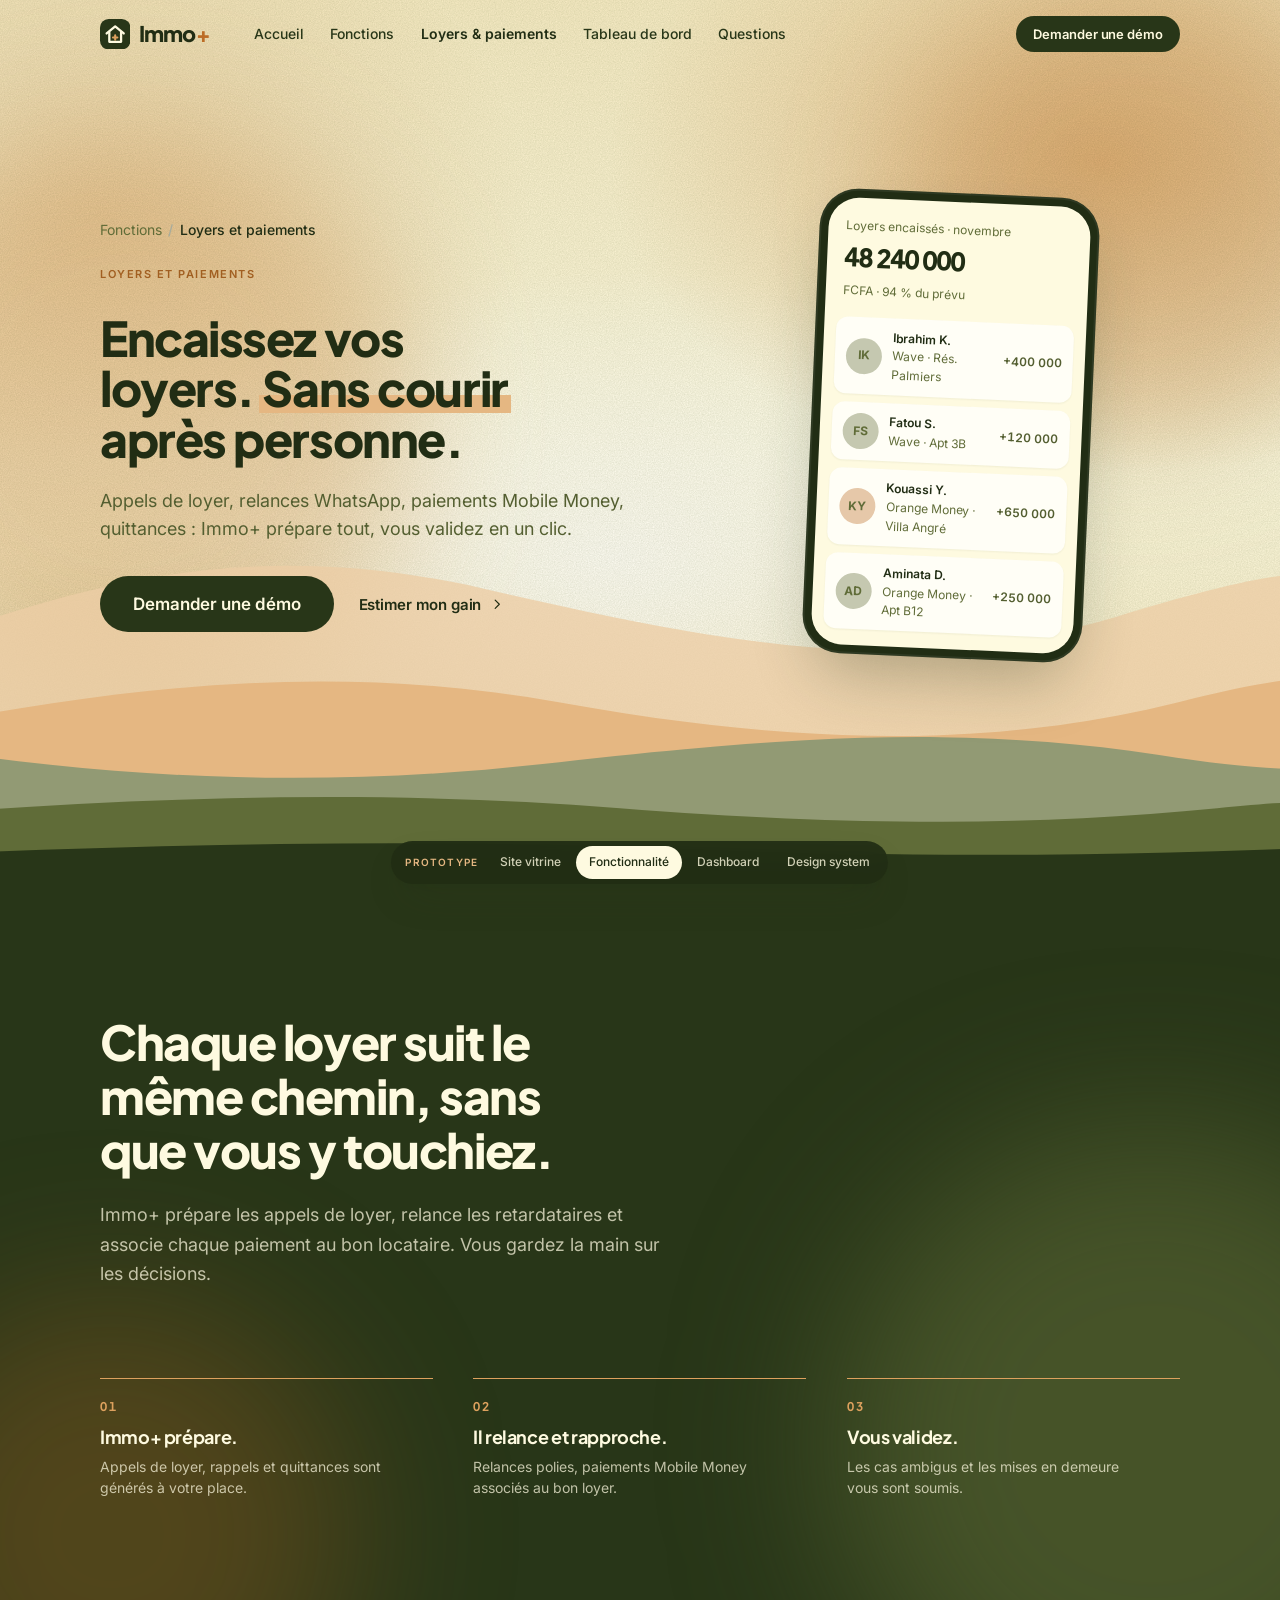
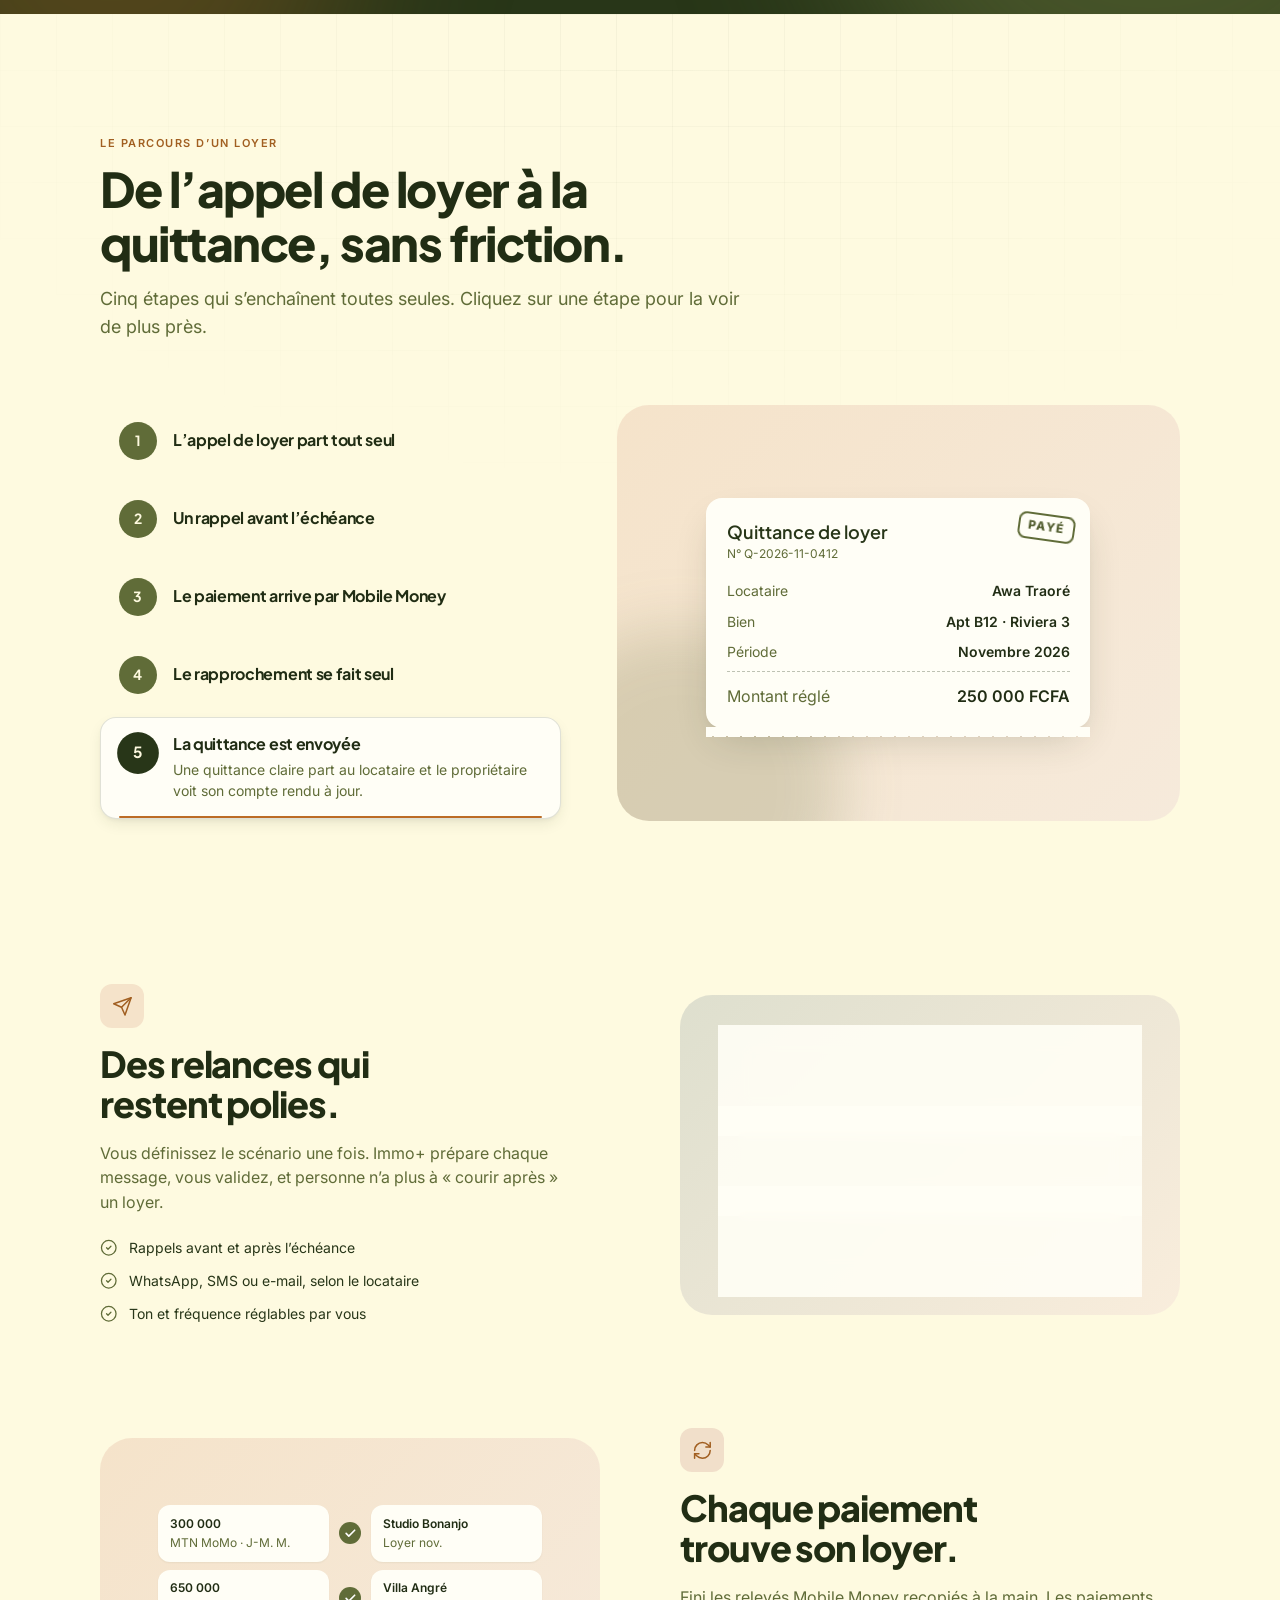
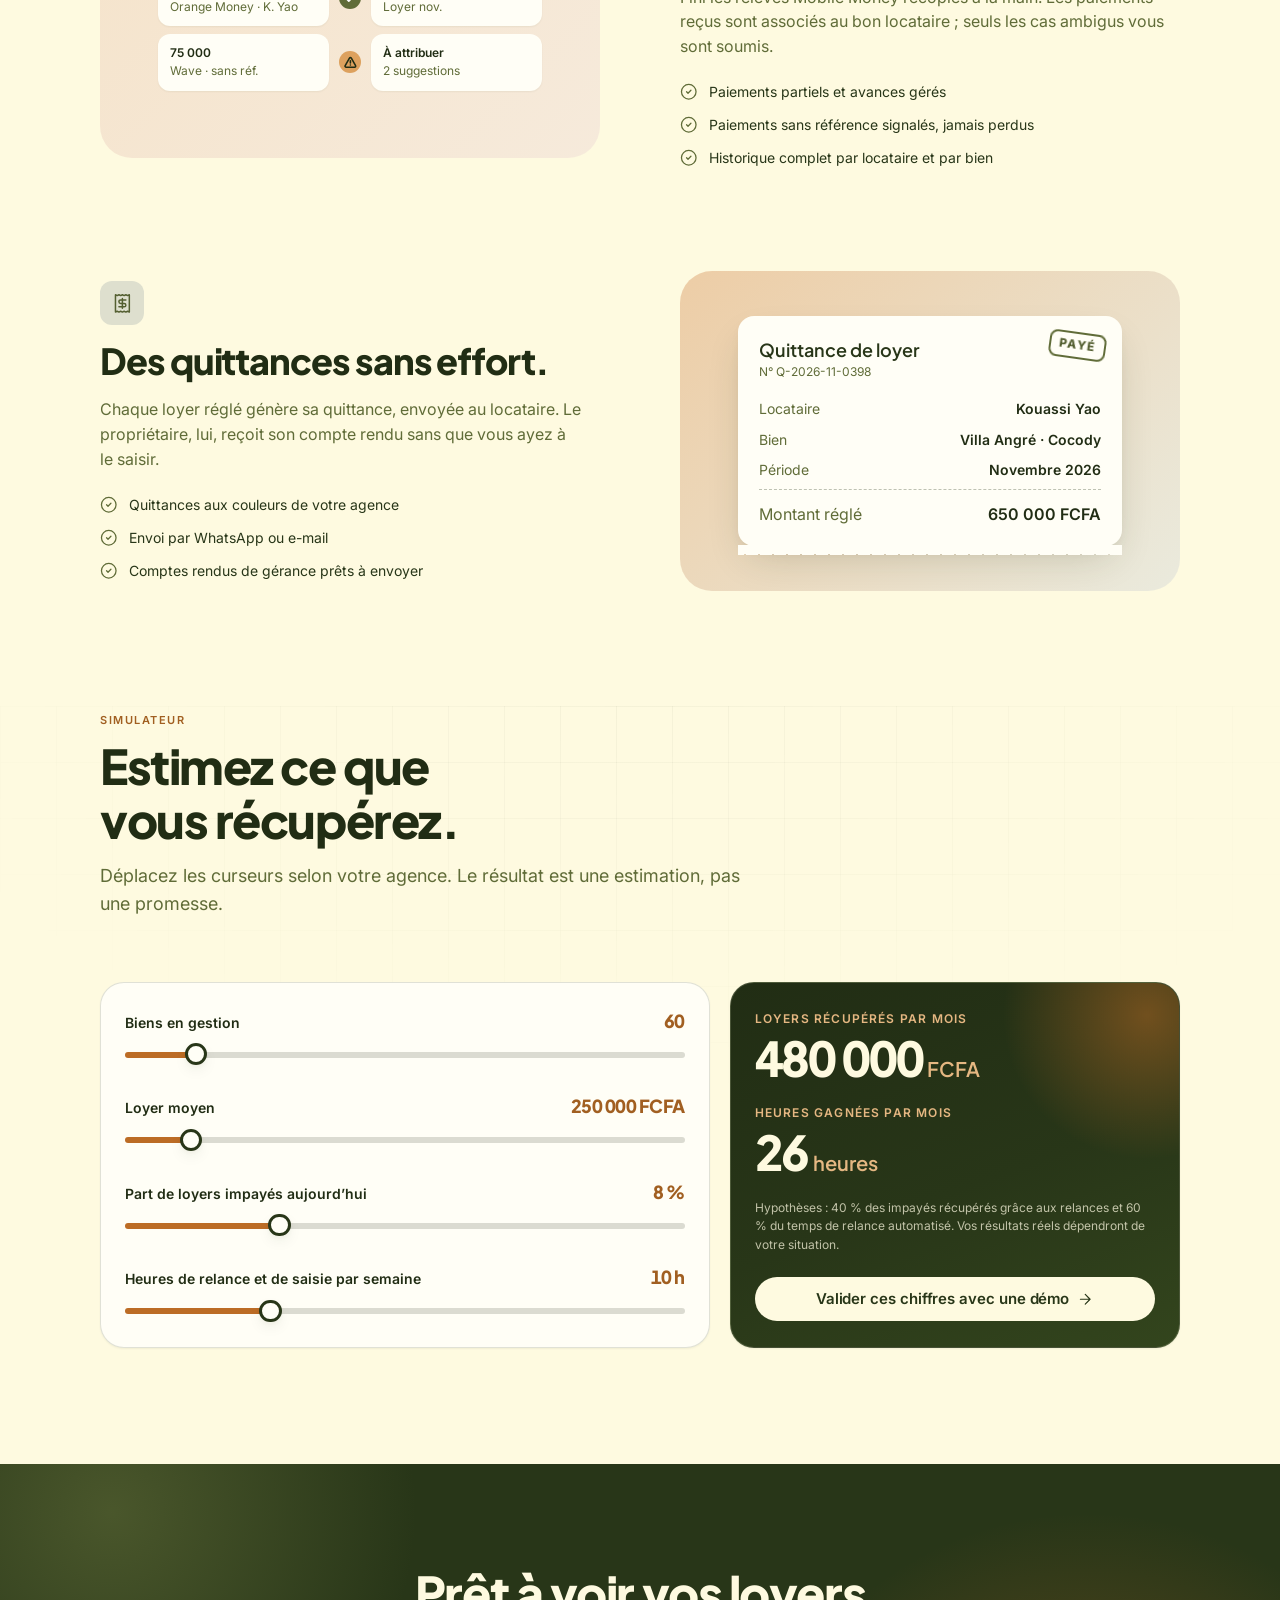
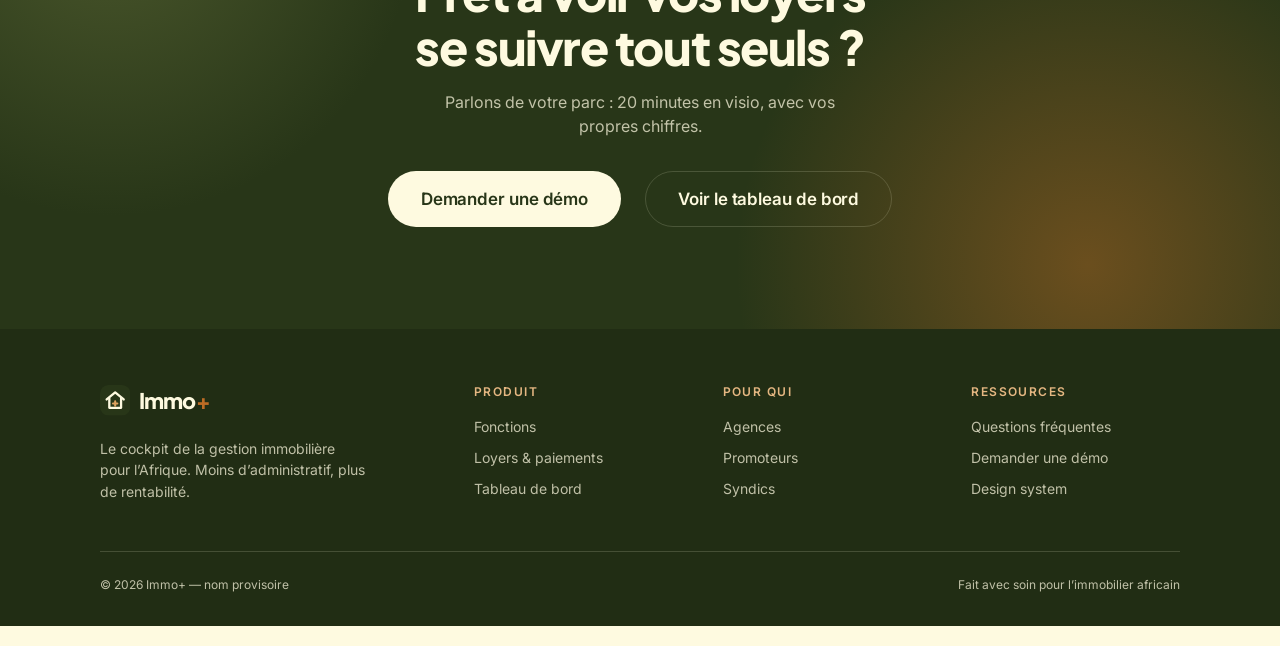
<file: design_system/fonctionnalites.html>
<!doctype html>
<html lang="fr">
<head>
  <meta charset="utf-8">
  <meta name="viewport" content="width=device-width, initial-scale=1">
  <title>Loyers et paiements — Immo+</title>
  <meta name="description" content="Appels de loyer, relances WhatsApp, paiements Mobile Money, rapprochement et quittances : Immo+ automatise l’encaissement des loyers.">
  <meta name="theme-color" content="#fefae0">
  <link rel="icon" href="data:image/svg+xml,%3Csvg xmlns='http://www.w3.org/2000/svg' viewBox='0 0 32 32'%3E%3Crect width='32' height='32' rx='9' fill='%23283618'/%3E%3Cpath d='M7 15.2 16 7.8l9 7.4M9.8 14.2V24h12.4v-9.8' fill='none' stroke='%23fefae0' stroke-width='2.4' stroke-linecap='round' stroke-linejoin='round'/%3E%3Cpath d='M16 17.2v4.6M13.7 19.5h4.6' stroke='%23dda15e' stroke-width='2.2' stroke-linecap='round'/%3E%3C/svg%3E">
  <link rel="preconnect" href="https://fonts.googleapis.com">
  <link rel="preconnect" href="https://fonts.gstatic.com" crossorigin>
  <link href="https://fonts.googleapis.com/css2?family=Inter:wght@400;500;600&family=Plus+Jakarta+Sans:wght@600;700;800&display=swap" rel="stylesheet">
  <link rel="stylesheet" href="assets/css/tokens.css">
  <link rel="stylesheet" href="assets/css/base.css">
  <link rel="stylesheet" href="assets/css/components.css">
  <link rel="stylesheet" href="assets/css/site.css">
  <script>document.documentElement.classList.add('js')</script>
</head>
<body>
  <script src="assets/js/icons.js"></script>
  <a class="skip-link" href="#main">Aller au contenu</a>

  <header class="site-header" data-header>
    <div class="container site-header__inner">
      <a class="logo" href="index.html" aria-label="Immo+ — accueil"><svg class="logo__svg" aria-hidden="true"><use href="#i-logo"/></svg><span class="logo__word">Immo<b>+</b></span></a>
      <nav class="nav" id="nav" aria-label="Navigation principale">
        <a class="nav__link" href="index.html">Accueil</a>
        <a class="nav__link" href="index.html#fonctions">Fonctions</a>
        <a class="nav__link" href="fonctionnalites.html" aria-current="page">Loyers &amp; paiements</a>
        <a class="nav__link" href="dashboard.html">Tableau de bord</a>
        <a class="nav__link" href="index.html#faq">Questions</a>
        <a class="btn btn--primary btn--sm nav__cta-mobile" href="index.html#demo">Demander une démo</a>
      </nav>
      <div class="site-header__cta"><a class="btn btn--primary btn--sm" href="index.html#demo">Demander une démo</a></div>
      <button class="nav-toggle" type="button" aria-controls="nav" aria-expanded="false" aria-label="Ouvrir le menu">
        <svg class="icon icon--menu" aria-hidden="true"><use href="#i-menu"/></svg><svg class="icon icon--close" aria-hidden="true"><use href="#i-x"/></svg>
      </button>
    </div>
  </header>

  <main id="main">
    <!-- ============================== HERO ============================== -->
    <section class="hero hero--compact grain">
      <div class="hero__bg" aria-hidden="true"></div>
      <div class="hero__blob hero__blob--a" aria-hidden="true"></div>
      <div class="hero__blob hero__blob--b" aria-hidden="true"></div>
      <div class="container hero__content">
        <div class="hero-split">
          <div>
            <ol class="breadcrumb crumbs hero-in" style="--i:0"><li><a href="index.html#fonctions">Fonctions</a></li><li aria-current="page">Loyers et paiements</li></ol>
            <p class="eyebrow hero-in" style="--i:1">Loyers et paiements</p>
            <h1 class="hero__title hero-in" style="--i:2; margin-top:.8rem">Encaissez vos loyers. <span class="mark">Sans courir</span> après personne.</h1>
            <p class="hero__lead hero-in" style="--i:3">Appels de loyer, relances WhatsApp, paiements Mobile Money, quittances : Immo+ prépare tout, vous validez en un clic.</p>
            <div class="hero__actions hero-in" style="--i:4">
              <a class="btn btn--primary btn--lg" href="index.html#demo">Demander une démo</a>
              <a class="btn btn--link" href="#simulateur">Estimer mon gain <svg class="icon icon--arrow" aria-hidden="true"><use href="#i-chevron-right"/></svg></a>
            </div>
          </div>
          <div class="hero-in" style="--i:5">
            <div class="phone" aria-hidden="true">
              <div class="phone__screen">
                <div class="phone__head"><small>Loyers encaissés · novembre</small><strong class="num" id="phone-total">48 240 000</strong><small>FCFA · 94 % du prévu</small></div>
                <div class="phone__list" id="phone-list"></div>
              </div>
            </div>
          </div>
        </div>
      </div>
      <div class="waves" aria-hidden="true">
        <div class="wave wave--1" data-speed="0.14"><svg viewBox="0 0 1440 320" preserveAspectRatio="none"><path fill="#edcda6" fill-opacity=".8" d="M0 120C180 70 340 40 560 78c240 42 420 72 640 22 120-28 190-40 240-30v230H0z"/></svg></div>
        <div class="wave wave--2" data-speed="0.1"><svg viewBox="0 0 1440 320" preserveAspectRatio="none"><path fill="#e5b782" d="M0 150c220-40 420-60 640-22 220 38 420 48 620 0 90-22 140-28 180-24v216H0z"/></svg></div>
        <div class="wave wave--3" data-speed="0.07"><svg viewBox="0 0 1440 320" preserveAspectRatio="none"><path fill="#929a74" d="M0 130c200 38 400 50 620 20 240-34 420-50 620-12 100 20 160 22 200 12v170H0z"/></svg></div>
        <div class="wave wave--4" data-speed="0.04"><svg viewBox="0 0 1440 320" preserveAspectRatio="none"><path fill="#606c38" d="M0 170c240-30 460-42 700-10 240 32 420 30 600 0 70-12 110-14 140-10v170H0z"/></svg></div>
        <div class="wave wave--5"><svg viewBox="0 0 1440 320" preserveAspectRatio="none"><path fill="#283618" d="M0 200c260-30 520-40 760-16 240 24 440 22 680-6v142H0z"/></svg></div>
      </div>
    </section>

    <!-- ============================== BANDEAU SOMBRE ============================== -->
    <section class="statement" id="vision">
      <div class="statement__glow" aria-hidden="true"></div>
      <div class="container">
        <h2 data-reveal>Chaque loyer suit le même chemin, sans que vous y touchiez.</h2>
        <p class="statement__lead" data-reveal style="--i:1">Immo+ prépare les appels de loyer, relance les retardataires et associe chaque paiement au bon locataire. Vous gardez la main sur les décisions.</p>
        <div class="pillars">
          <div class="pillar" data-reveal style="--i:0" data-inview><span class="num">01</span><h3>Immo+ prépare.</h3><p>Appels de loyer, rappels et quittances sont générés à votre place.</p></div>
          <div class="pillar" data-reveal style="--i:1" data-inview><span class="num">02</span><h3>Il relance et rapproche.</h3><p>Relances polies, paiements Mobile Money associés au bon loyer.</p></div>
          <div class="pillar" data-reveal style="--i:2" data-inview><span class="num">03</span><h3>Vous validez.</h3><p>Les cas ambigus et les mises en demeure vous sont soumis.</p></div>
        </div>
      </div>
    </section>

    <!-- ============================== PARCOURS ANIMÉ ============================== -->
    <section class="section bg-grid" id="parcours">
      <div class="container">
        <div class="section-head" data-reveal>
          <span class="eyebrow">Le parcours d’un loyer</span>
          <h2 class="mt-2">De l’appel de loyer à la quittance, sans friction.</h2>
          <p>Cinq étapes qui s’enchaînent toutes seules. Cliquez sur une étape pour la voir de plus près.</p>
        </div>

        <div class="flow" id="flow" data-reveal>
          <div class="flow__steps" role="tablist" aria-label="Étapes du parcours">
            <button class="flow__step is-active" role="tab" aria-selected="true" type="button"><span class="flow__num">1</span><h3>L’appel de loyer part tout seul</h3><p>Le 1er du mois, chaque locataire reçoit son appel par WhatsApp ou SMS, avec le bon montant, charges comprises.</p><span class="flow__bar"><i></i></span></button>
            <button class="flow__step" role="tab" aria-selected="false" type="button"><span class="flow__num">2</span><h3>Un rappel avant l’échéance</h3><p>Un message doux quelques jours avant, avec un lien pour payer. Le ton et le moment se règlent.</p><span class="flow__bar"><i></i></span></button>
            <button class="flow__step" role="tab" aria-selected="false" type="button"><span class="flow__num">3</span><h3>Le paiement arrive par Mobile Money</h3><p>Orange Money, MTN MoMo, Wave ou virement : le paiement est détecté dès qu’il arrive.</p><span class="flow__bar"><i></i></span></button>
            <button class="flow__step" role="tab" aria-selected="false" type="button"><span class="flow__num">4</span><h3>Le rapprochement se fait seul</h3><p>Chaque paiement est associé au bon loyer. Les cas douteux sont signalés pour que vous tranchiez.</p><span class="flow__bar"><i></i></span></button>
            <button class="flow__step" role="tab" aria-selected="false" type="button"><span class="flow__num">5</span><h3>La quittance est envoyée</h3><p>Une quittance claire part au locataire et le propriétaire voit son compte rendu à jour.</p><span class="flow__bar"><i></i></span></button>
          </div>

          <div class="flow__stage" aria-live="polite">
            <!-- 1 -->
            <div class="flow__panel is-active"><div class="card">
              <div class="cluster" style="justify-content:space-between"><strong>Appels de loyer · novembre</strong><span class="badge badge--info badge--dot">Programmé</span></div>
              <p class="t-small text-muted mt-2">Envoi le 1er à 8 h, par WhatsApp puis SMS.</p>
              <ul class="list mt-4">
                <li class="list__item"><span class="icon-tile icon-tile--olive" style="width:2rem;height:2rem"><svg class="icon icon--sm" aria-hidden="true"><use href="#i-check"/></svg></span><div><strong>124 baux à facturer</strong><span>Montants calculés, charges comprises</span></div></li>
                <li class="list__item"><span class="icon-tile icon-tile--olive" style="width:2rem;height:2rem"><svg class="icon icon--sm" aria-hidden="true"><use href="#i-check"/></svg></span><div><strong>124 messages prêts</strong><span>Dans la langue du locataire</span></div></li>
                <li class="list__item"><span class="icon-tile" style="width:2rem;height:2rem"><svg class="icon icon--sm" aria-hidden="true"><use href="#i-banknote"/></svg></span><div><strong>51,3 M FCFA attendus</strong><span>Prévision du mois</span></div></li>
              </ul>
            </div></div>
            <!-- 2 -->
            <div class="flow__panel"><div class="chat">
              <div class="bubble bubble--out" style="--k:0">Bonjour Awa, votre loyer de novembre (250 000 FCFA) est dû le 5. Vous pouvez payer ici en un clic.<small>Immo+ · Agence Horizon · 08:00</small></div>
              <div class="bubble bubble--in" style="--k:1">Merci, je règle ce soir avec Orange Money.<small>Awa Traoré · 12:41</small></div>
              <div class="bubble bubble--out" style="--k:2">Parfait, merci Awa !<small>Immo+ · 12:41</small></div>
            </div></div>
            <!-- 3 -->
            <div class="flow__panel"><div class="card" style="text-align:center">
              <span class="icon-tile icon-tile--olive" style="width:3.25rem;height:3.25rem;margin-inline:auto"><svg class="icon icon--lg" aria-hidden="true"><use href="#i-smartphone"/></svg></span>
              <p class="t-small text-muted mt-4">Orange Money · Awa Traoré</p>
              <p class="num" style="font-family:var(--font-display);font-weight:800;font-size:2.4rem;letter-spacing:-.045em;color:var(--text-strong);line-height:1.1">250 000 <small style="font-size:.4em;color:var(--text-muted);letter-spacing:0">FCFA</small></p>
              <p class="mt-4"><span class="badge badge--success badge--dot">Paiement reçu</span></p>
              <p class="t-xs text-muted mt-2">Réf. TX-8841-2207 · 12:43</p>
            </div></div>
            <!-- 4 -->
            <div class="flow__panel"><div class="match">
              <div class="match__row"><div class="match__cell"><strong>250 000</strong><span>Orange Money · Awa T.</span></div><span class="match__link" style="--k:0"><svg class="icon" aria-hidden="true"><use href="#i-check"/></svg></span><div class="match__cell"><strong>Apt B12</strong><span>Loyer nov. · 250 000</span></div></div>
              <div class="match__row"><div class="match__cell"><strong>400 000</strong><span>Wave · Ibrahim K.</span></div><span class="match__link" style="--k:1"><svg class="icon" aria-hidden="true"><use href="#i-check"/></svg></span><div class="match__cell"><strong>Rés. Palmiers</strong><span>Loyer nov. · 400 000</span></div></div>
              <div class="match__row"><div class="match__cell"><strong>120 000</strong><span>Wave · Fatou S.</span></div><span class="match__link match__link--warn" style="--k:2"><svg class="icon" aria-hidden="true"><use href="#i-alert"/></svg></span><div class="match__cell"><strong>Apt 3B</strong><span>Partiel · reste 360 000</span></div></div>
            </div></div>
            <!-- 5 -->
            <div class="flow__panel"><div class="receipt">
              <span class="stamp">Payé</span>
              <strong style="font-family:var(--font-display);font-size:var(--fs-lg)">Quittance de loyer</strong>
              <p class="t-xs text-muted">N° Q-2026-11-0412</p>
              <dl><div><dt>Locataire</dt><dd>Awa Traoré</dd></div><div><dt>Bien</dt><dd>Apt B12 · Riviera 3</dd></div><div><dt>Période</dt><dd>Novembre 2026</dd></div><div class="total"><dt>Montant réglé</dt><dd>250 000 FCFA</dd></div></dl>
            </div></div>
          </div>
        </div>
      </div>
    </section>

    <!-- ============================== BLOCS DÉTAIL ============================== -->
    <section class="section" style="padding-top:clamp(2rem,4vw,3rem)">
      <div class="container">
        <div class="feature-block">
          <div class="feature-block__text" data-reveal="left">
            <span class="icon-tile"><svg class="icon" aria-hidden="true"><use href="#i-send"/></svg></span>
            <h2 class="mt-4">Des relances qui restent polies.</h2>
            <p>Vous définissez le scénario une fois. Immo+ prépare chaque message, vous validez, et personne n’a plus à « courir après » un loyer.</p>
            <ul>
              <li><svg class="icon" aria-hidden="true"><use href="#i-check-circle"/></svg>Rappels avant et après l’échéance</li>
              <li><svg class="icon" aria-hidden="true"><use href="#i-check-circle"/></svg>WhatsApp, SMS ou e-mail, selon le locataire</li>
              <li><svg class="icon" aria-hidden="true"><use href="#i-check-circle"/></svg>Ton et fréquence réglables par vous</li>
            </ul>
          </div>
          <div class="feature-block__visual" data-reveal="right" data-inview>
            <div class="stack" style="--gap:.7rem">
              <div class="mini mini--row"><span class="icon-tile icon-tile--olive" style="width:2.2rem;height:2.2rem"><svg class="icon" aria-hidden="true"><use href="#i-bell"/></svg></span><div><strong>3 jours avant</strong><span>Rappel doux · WhatsApp</span></div><span class="badge badge--success badge--dot">Auto</span></div>
              <div class="mini mini--row"><span class="icon-tile" style="width:2.2rem;height:2.2rem"><svg class="icon" aria-hidden="true"><use href="#i-chat"/></svg></span><div><strong>1 jour après</strong><span>Relance · SMS</span></div><span class="badge badge--success badge--dot">Auto</span></div>
              <div class="mini mini--row"><span class="icon-tile icon-tile--terracotta" style="width:2.2rem;height:2.2rem"><svg class="icon" aria-hidden="true"><use href="#i-file"/></svg></span><div><strong>7 jours après</strong><span>Mise en demeure</span></div><span class="badge badge--warning badge--dot">À valider</span></div>
            </div>
          </div>
        </div>

        <div class="feature-block feature-block--rev">
          <div class="feature-block__text" data-reveal="right">
            <span class="icon-tile icon-tile--terracotta"><svg class="icon" aria-hidden="true"><use href="#i-refresh"/></svg></span>
            <h2 class="mt-4">Chaque paiement trouve son loyer.</h2>
            <p>Fini les relevés Mobile Money recopiés à la main. Les paiements reçus sont associés au bon locataire ; seuls les cas ambigus vous sont soumis.</p>
            <ul>
              <li><svg class="icon" aria-hidden="true"><use href="#i-check-circle"/></svg>Paiements partiels et avances gérés</li>
              <li><svg class="icon" aria-hidden="true"><use href="#i-check-circle"/></svg>Paiements sans référence signalés, jamais perdus</li>
              <li><svg class="icon" aria-hidden="true"><use href="#i-check-circle"/></svg>Historique complet par locataire et par bien</li>
            </ul>
          </div>
          <div class="feature-block__visual" data-reveal="left" data-inview style="background:var(--grad-warm)">
            <div class="match">
              <div class="match__row"><div class="match__cell"><strong>300 000</strong><span>MTN MoMo · J-M. M.</span></div><span class="match__link" style="--k:0"><svg class="icon" aria-hidden="true"><use href="#i-check"/></svg></span><div class="match__cell"><strong>Studio Bonanjo</strong><span>Loyer nov.</span></div></div>
              <div class="match__row"><div class="match__cell"><strong>650 000</strong><span>Orange Money · K. Yao</span></div><span class="match__link" style="--k:1"><svg class="icon" aria-hidden="true"><use href="#i-check"/></svg></span><div class="match__cell"><strong>Villa Angré</strong><span>Loyer nov.</span></div></div>
              <div class="match__row"><div class="match__cell"><strong>75 000</strong><span>Wave · sans réf.</span></div><span class="match__link match__link--warn" style="--k:2"><svg class="icon" aria-hidden="true"><use href="#i-alert"/></svg></span><div class="match__cell"><strong>À attribuer</strong><span>2 suggestions</span></div></div>
            </div>
          </div>
        </div>

        <div class="feature-block">
          <div class="feature-block__text" data-reveal="left">
            <span class="icon-tile icon-tile--olive"><svg class="icon" aria-hidden="true"><use href="#i-receipt"/></svg></span>
            <h2 class="mt-4">Des quittances sans effort.</h2>
            <p>Chaque loyer réglé génère sa quittance, envoyée au locataire. Le propriétaire, lui, reçoit son compte rendu sans que vous ayez à le saisir.</p>
            <ul>
              <li><svg class="icon" aria-hidden="true"><use href="#i-check-circle"/></svg>Quittances aux couleurs de votre agence</li>
              <li><svg class="icon" aria-hidden="true"><use href="#i-check-circle"/></svg>Envoi par WhatsApp ou e-mail</li>
              <li><svg class="icon" aria-hidden="true"><use href="#i-check-circle"/></svg>Comptes rendus de gérance prêts à envoyer</li>
            </ul>
          </div>
          <div class="feature-block__visual" data-reveal="right" data-inview style="background:var(--grad-sand)">
            <div class="receipt">
              <span class="stamp">Payé</span>
              <strong style="font-family:var(--font-display);font-size:var(--fs-lg)">Quittance de loyer</strong>
              <p class="t-xs text-muted">N° Q-2026-11-0398</p>
              <dl><div><dt>Locataire</dt><dd>Kouassi Yao</dd></div><div><dt>Bien</dt><dd>Villa Angré · Cocody</dd></div><div><dt>Période</dt><dd>Novembre 2026</dd></div><div class="total"><dt>Montant réglé</dt><dd>650 000 FCFA</dd></div></dl>
            </div>
          </div>
        </div>
      </div>
    </section>

    <!-- ============================== SIMULATEUR ============================== -->
    <section class="section bg-grid" id="simulateur" style="padding-top:0">
      <div class="container">
        <div class="section-head" data-reveal>
          <span class="eyebrow">Simulateur</span>
          <h2 class="mt-2">Estimez ce que vous récupérez.</h2>
          <p>Déplacez les curseurs selon votre agence. Le résultat est une estimation, pas une promesse.</p>
        </div>
        <div class="sim" data-reveal>
          <form class="card sim__form" onsubmit="return false" aria-label="Simulateur de gain">
            <div class="sim__row"><label for="s-biens">Biens en gestion <output for="s-biens" id="o-biens">60</output></label><input class="range" type="range" id="s-biens" min="5" max="500" step="5" value="60"></div>
            <div class="sim__row"><label for="s-loyer">Loyer moyen <output for="s-loyer" id="o-loyer">250 000 FCFA</output></label><input class="range" type="range" id="s-loyer" min="50000" max="2000000" step="10000" value="250000"></div>
            <div class="sim__row"><label for="s-imp">Part de loyers impayés aujourd’hui <output for="s-imp" id="o-imp">8 %</output></label><input class="range" type="range" id="s-imp" min="0" max="30" step="1" value="8"></div>
            <div class="sim__row"><label for="s-h">Heures de relance et de saisie par semaine <output for="s-h" id="o-h">10 h</output></label><input class="range" type="range" id="s-h" min="0" max="40" step="1" value="10"></div>
          </form>
          <div class="card card--dark sim__result" aria-live="polite">
            <div><span class="sim__lbl">Loyers récupérés par mois</span><div class="sim__big" id="r-fcfa">0<small>FCFA</small></div></div>
            <div><span class="sim__lbl">Heures gagnées par mois</span><div class="sim__big" id="r-h">0<small>heures</small></div></div>
            <p class="sim__note">Hypothèses : 40 % des impayés récupérés grâce aux relances et 60 % du temps de relance automatisé. Vos résultats réels dépendront de votre situation.</p>
            <a class="btn btn--light" href="index.html#demo">Valider ces chiffres avec une démo <svg class="icon icon--arrow" aria-hidden="true"><use href="#i-arrow-right"/></svg></a>
          </div>
        </div>
      </div>
    </section>

    <!-- ============================== CTA ============================== -->
    <section class="cta-band">
      <div class="container text-center" data-reveal>
        <h2 style="max-width:18ch;margin-inline:auto">Prêt à voir vos loyers se suivre tout seuls ?</h2>
        <p class="cta-band__lead" style="margin-inline:auto">Parlons de votre parc : 20 minutes en visio, avec vos propres chiffres.</p>
        <div class="hero__actions" style="margin-top:2rem">
          <a class="btn btn--light btn--lg" href="index.html#demo">Demander une démo</a>
          <a class="btn btn--outline-light btn--lg" href="dashboard.html">Voir le tableau de bord</a>
        </div>
      </div>
    </section>
  </main>

  <footer class="site-footer">
    <div class="container">
      <div class="site-footer__grid">
        <div><a class="logo logo--light" href="index.html"><svg class="logo__svg" aria-hidden="true"><use href="#i-logo"/></svg><span class="logo__word">Immo<b>+</b></span></a><p style="margin-top:1rem;max-width:20rem">Le cockpit de la gestion immobilière pour l’Afrique. Moins d’administratif, plus de rentabilité.</p></div>
        <div><h4>Produit</h4><ul><li><a href="index.html#fonctions">Fonctions</a></li><li><a href="fonctionnalites.html">Loyers &amp; paiements</a></li><li><a href="dashboard.html">Tableau de bord</a></li></ul></div>
        <div><h4>Pour qui</h4><ul><li><a href="index.html#pour-qui">Agences</a></li><li><a href="index.html#pour-qui">Promoteurs</a></li><li><a href="index.html#pour-qui">Syndics</a></li></ul></div>
        <div><h4>Ressources</h4><ul><li><a href="index.html#faq">Questions fréquentes</a></li><li><a href="index.html#demo">Demander une démo</a></li><li><a href="design-system.html">Design system</a></li></ul></div>
      </div>
      <div class="site-footer__bottom"><span>© <span data-year>2026</span> Immo+ — nom provisoire</span><span>Fait avec soin pour l’immobilier africain</span></div>
    </div>
  </footer>

  <script src="assets/js/main.js"></script>
  <script src="assets/js/feature.js"></script>
</body>
</html>
</file>
<file: design_system/assets/css/tokens.css>
/* ==========================================================================
   Immo+ — Design tokens
   Source de vérité unique : toutes les couleurs, tailles, espacements,
   ombres et animations passent par ces variables CSS.
   Palette fournie : #bc6c25 · #dda15e · #fefae0 · #283618 · #606c38
   ========================================================================== */

:root {
  color-scheme: light;

  /* ---------- 1. Palette de base (les 5 couleurs de la marque) ---------- */
  --cream: #fefae0;       /* Crème   — fond de page, surfaces claires        */
  --forest: #283618;      /* Forêt   — texte, boutons primaires, zones sombres */
  --terracotta: #bc6c25;  /* Terracotta — accent, appels visuels, données clés */
  --olive: #606c38;       /* Olive   — secondaire, succès, texte atténué       */
  --sand: #dda15e;        /* Sable   — chaleur, surlignages, avertissements    */

  /* ---------- 2. Échelles (générées à partir des 5 couleurs) ---------- */
  --cream-50: #fffef6;
  --cream-100: #fefae0;
  --cream-200: #f7f0cb;
  --cream-300: #ece3b1;

  --forest-50: #e7e7de;
  --forest-100: #dbdbd1;
  --forest-200: #c1c4b6;
  --forest-300: #a8ac9c;
  --forest-400: #8e9581;
  --forest-500: #757d67;
  --forest-600: #5b654d;
  --forest-700: #424e32;
  --forest-800: #283618;
  --forest-900: #212d14;

  --olive-50: #eaeadd;
  --olive-100: #dedfce;
  --olive-200: #c5c8b0;
  --olive-300: #acb192;
  --olive-400: #929a74;
  --olive-500: #798356;
  --olive-600: #606c38;
  --olive-700: #545f31;
  --olive-800: #48522a;
  --olive-900: #3b4523;

  --terracotta-50: #f6eadb;
  --terracotta-100: #f1dfca;
  --terracotta-200: #e6c8a9;
  --terracotta-300: #dcb188;
  --terracotta-400: #d19a67;
  --terracotta-500: #c78346;
  --terracotta-600: #bc6c25;
  --terracotta-700: #a15f21;
  --terracotta-800: #87521d;
  --terracotta-900: #6c4518;

  --sand-50: #f9eddc;
  --sand-100: #f5e3ca;
  --sand-200: #edcda6;
  --sand-300: #e5b782;
  --sand-400: #dda15e;
  --sand-500: #c89355;
  --sand-600: #b3854d;
  --sand-700: #9e7744;
  --sand-800: #89683b;
  --sand-900: #745a33;

  /* Extension fonctionnelle (hors palette de marque) : états d'erreur / info */
  --red-600: #b3342a;
  --red-100: #f6dcd6;
  --red-800: #8a261e;
  --teal-600: #2f6b6b;
  --teal-100: #d9e7e3;
  --teal-800: #214f4f;

  /* ---------- 3. Tokens sémantiques (à utiliser dans les composants) ---------- */
  --bg: var(--cream-100);               /* fond de page */
  --surface: var(--cream-50);           /* cartes, champs, panneaux */
  --surface-sunken: var(--cream-200);   /* zones en retrait */
  --surface-inverse: var(--forest-800); /* sections sombres */

  --text: var(--forest-800);            /* texte courant */
  --text-strong: var(--forest-900);     /* titres */
  --text-muted: var(--olive-600);       /* texte secondaire (5,4:1 sur crème) */
  --text-subtle: var(--forest-500);     /* placeholders, désactivé */
  --text-on-dark: var(--cream-100);
  --text-on-dark-muted: rgb(254 250 224 / 0.72);

  --border: rgb(40 54 24 / 0.14);
  --border-strong: rgb(40 54 24 / 0.3);
  --border-on-dark: rgb(254 250 224 / 0.16);

  --primary: var(--forest-800);
  --primary-hover: var(--forest-700);
  --accent: var(--terracotta-600);      /* fonds, icônes, graphiques */
  --accent-text: var(--terracotta-700); /* texte accent sur clair (≥ 4,5:1) */
  --highlight: var(--sand-400);

  --success: var(--olive-600);
  --success-bg: var(--olive-100);
  --success-text: var(--olive-800);
  --warning: var(--sand-400);
  --warning-bg: var(--sand-100);
  --warning-text: var(--sand-900);
  --danger: var(--red-600);
  --danger-bg: var(--red-100);
  --danger-text: var(--red-800);
  --info: var(--teal-600);
  --info-bg: var(--teal-100);
  --info-text: var(--teal-800);

  --focus-ring: 0 0 0 4px rgb(188 108 37 / 0.28);

  /* ---------- 4. Dégradés ---------- */
  --grad-warm: linear-gradient(135deg, var(--sand-100), var(--terracotta-50));
  --grad-olive: linear-gradient(135deg, var(--olive-100), var(--sand-50));
  --grad-terracotta: linear-gradient(135deg, var(--terracotta-100), var(--sand-50));
  --grad-sand: linear-gradient(135deg, var(--sand-200), var(--olive-50));
  --grad-dark: linear-gradient(160deg, var(--forest-900), var(--forest-800) 55%, #33451d);

  /* ---------- 5. Typographie ---------- */
  --font-display: "Plus Jakarta Sans", "Inter", ui-sans-serif, system-ui, -apple-system, "Segoe UI", Roboto, "Helvetica Neue", Arial, sans-serif;
  --font-body: "Inter", ui-sans-serif, system-ui, -apple-system, "Segoe UI", Roboto, "Helvetica Neue", Arial, sans-serif;
  --font-mono: ui-monospace, "SF Mono", "Cascadia Code", Menlo, Consolas, monospace;

  --fs-xs: 0.75rem;     /* 12 */
  --fs-sm: 0.875rem;    /* 14 */
  --fs-base: 1rem;      /* 16 */
  --fs-lg: 1.125rem;    /* 18 */
  --fs-xl: 1.25rem;     /* 20 */
  --fs-2xl: 1.5rem;     /* 24 */
  --fs-3xl: clamp(1.75rem, 1.4rem + 1.1vw, 2.25rem);   /* 28 → 36 */
  --fs-4xl: clamp(2.125rem, 1.6rem + 1.9vw, 3rem);     /* 34 → 48 */
  --fs-display: clamp(2.5rem, 1.5rem + 4.2vw, 4.25rem);/* 40 → 68 */

  --lh-tight: 1.04;
  --lh-snug: 1.2;
  --lh-normal: 1.55;
  --lh-relaxed: 1.7;

  --tracking-display: -0.04em;
  --tracking-heading: -0.03em;
  --tracking-normal: 0;
  --tracking-eyebrow: 0.14em;

  --fw-regular: 400;
  --fw-medium: 500;
  --fw-semibold: 600;
  --fw-bold: 700;
  --fw-extrabold: 800;

  /* ---------- 6. Espacement (base 4 px) ---------- */
  --space-0: 0;
  --space-1: 0.25rem;  /* 4  */
  --space-2: 0.5rem;   /* 8  */
  --space-3: 0.75rem;  /* 12 */
  --space-4: 1rem;     /* 16 */
  --space-5: 1.25rem;  /* 20 */
  --space-6: 1.5rem;   /* 24 */
  --space-8: 2rem;     /* 32 */
  --space-10: 2.5rem;  /* 40 */
  --space-12: 3rem;    /* 48 */
  --space-16: 4rem;    /* 64 */
  --space-20: 5rem;    /* 80 */
  --space-24: 6rem;    /* 96 */
  --space-32: 8rem;    /* 128 */

  --gutter: clamp(1.25rem, 4vw, 2rem);
  --section-y: clamp(4.5rem, 9vw, 8rem);

  /* ---------- 7. Mise en page ---------- */
  --container: 67.5rem;
  --container-narrow: 45rem;
  --container-wide: 80rem;
  --header-h: 4.25rem;
  --sidebar-w: 17rem;
  /* Points de rupture (à copier dans les @media) : sm 640 · md 768 · lg 1024 · xl 1280 */

  /* ---------- 8. Rayons ---------- */
  --radius-xs: 6px;
  --radius-sm: 8px;
  --radius-md: 12px;
  --radius-lg: 16px;
  --radius-xl: 24px;
  --radius-2xl: 32px;
  --radius-pill: 999px;

  /* ---------- 9. Ombres (teintées forêt, jamais noires) ---------- */
  --shadow-xs: 0 1px 2px rgb(40 54 24 / 0.06);
  --shadow-sm: 0 1px 3px rgb(40 54 24 / 0.09), 0 1px 2px rgb(40 54 24 / 0.05);
  --shadow-md: 0 6px 16px -4px rgb(40 54 24 / 0.13), 0 2px 6px -2px rgb(40 54 24 / 0.07);
  --shadow-lg: 0 18px 40px -12px rgb(40 54 24 / 0.24), 0 6px 14px -6px rgb(40 54 24 / 0.1);
  --shadow-xl: 0 32px 64px -16px rgb(40 54 24 / 0.32);

  /* ---------- 10. Mouvement ---------- */
  --ease-out: cubic-bezier(0.22, 1, 0.36, 1);
  --ease-in-out: cubic-bezier(0.65, 0, 0.35, 1);
  --ease-spring: cubic-bezier(0.34, 1.56, 0.64, 1);
  --ease-in: cubic-bezier(0.5, 0, 0.75, 0);
  --dur-instant: 90ms;
  --dur-fast: 160ms;
  --dur-base: 280ms;
  --dur-slow: 480ms;
  --dur-slower: 800ms;
  --dur-ambient: 6s;

  /* ---------- 11. Couches (z-index) ---------- */
  --z-base: 1;
  --z-sticky: 50;
  --z-dropdown: 80;
  --z-overlay: 100;
  --z-modal: 110;
  --z-toast: 120;
}
</file>
<file: design_system/assets/css/base.css>
/* ==========================================================================
   Immo+ — Base : reset, typographie, mise en page, utilitaires, animations
   ========================================================================== */

*,
*::before,
*::after { box-sizing: border-box; }

html {
  /* Grands écrans : au-delà de 1600 px de large ET 900 px de haut, toute l'interface (en rem) grandit
     proportionnellement. On prend le plus petit des deux facteurs (largeur / hauteur) pour que le hero
     tienne toujours dans l'écran. Plafond : 2×. En dessous : taille normale (16 px). */
  font-size: clamp(1rem, min(calc(1rem + (100vw - 100rem) * 0.01), calc(1rem + (100vh - 56.25rem) * 0.0185)), 2rem);
  -webkit-text-size-adjust: 100%;
  scroll-behavior: smooth;
  scroll-padding-top: calc(var(--header-h) + 1.5rem);
}

body {
  margin: 0;
  background: var(--bg);
  color: var(--text);
  font-family: var(--font-body);
  font-size: var(--fs-base);
  line-height: var(--lh-normal);
  -webkit-font-smoothing: antialiased;
  -moz-osx-font-smoothing: grayscale;
  text-rendering: optimizeLegibility;
  min-height: 100vh;
  overflow-x: clip; /* évite le défilement horizontal causé par les animations d'entrée latérales */
  /* Transition de page : fondu à l'arrivée, fondu à la sortie (voir main.js) */
  animation: page-fade var(--dur-slow) var(--ease-out) both;
}
body.is-leaving {
  opacity: 0;
  transition: opacity 220ms var(--ease-in);
  pointer-events: none;
}
main { animation: page-rise 700ms var(--ease-out) both; }

@keyframes page-fade { from { opacity: 0; } }
@keyframes page-rise { from { transform: translateY(14px); } }

img, svg, video, canvas { display: block; max-width: 100%; }
button, input, select, textarea { font: inherit; color: inherit; }
button { cursor: pointer; }
a { color: inherit; text-decoration-thickness: 1px; text-underline-offset: 3px; }
ul, ol { margin: 0; padding: 0; }
p, h1, h2, h3, h4, h5, h6, figure, blockquote, dl, dd { margin: 0; }
hr { border: 0; border-top: 1px solid var(--border); margin: 0; }
[hidden] { display: none !important; }

::selection { background: var(--sand-300); color: var(--forest-900); }

:focus-visible {
  outline: 2px solid var(--terracotta-600);
  outline-offset: 3px;
  border-radius: 4px;
}

/* ---------- Typographie ---------- */
h1, h2, h3, h4, h5, h6, .t-display {
  font-family: var(--font-display);
  color: var(--text-strong);
  font-weight: var(--fw-extrabold);
  letter-spacing: var(--tracking-heading);
  line-height: var(--lh-snug);
  text-wrap: balance;
}
h1 { font-size: var(--fs-4xl); line-height: 1.08; }
h2 { font-size: var(--fs-3xl); line-height: 1.12; }
h3 { font-size: var(--fs-2xl); font-weight: var(--fw-bold); }
h4 { font-size: var(--fs-xl); font-weight: var(--fw-bold); letter-spacing: -0.02em; }
h5 { font-size: var(--fs-lg); font-weight: var(--fw-bold); letter-spacing: -0.015em; }
h6 { font-size: var(--fs-base); font-weight: var(--fw-bold); letter-spacing: -0.01em; }

.t-display {
  font-size: var(--fs-display);
  line-height: var(--lh-tight);
  letter-spacing: var(--tracking-display);
}
.t-h1 { font-size: var(--fs-4xl); }
.t-h2 { font-size: var(--fs-3xl); }
.t-h3 { font-size: var(--fs-2xl); }
.t-lead {
  font-size: var(--fs-lg);
  line-height: var(--lh-relaxed);
  color: var(--text-muted);
  text-wrap: pretty;
}
.t-body-lg { font-size: var(--fs-lg); }
.t-small { font-size: var(--fs-sm); }
.t-xs { font-size: var(--fs-xs); }
.t-mono { font-family: var(--font-mono); font-size: 0.92em; }

.eyebrow {
  display: inline-block;
  font-size: 0.6875rem;
  font-weight: var(--fw-semibold);
  letter-spacing: var(--tracking-eyebrow);
  text-transform: uppercase;
  color: var(--accent-text);
}

p { text-wrap: pretty; }
strong, b { font-weight: var(--fw-semibold); }
small { font-size: var(--fs-sm); }
code, kbd, samp { font-family: var(--font-mono); font-size: 0.88em; }
:not(pre) > code {
  background: var(--sand-50);
  border: 1px solid var(--sand-100);
  padding: 0.1em 0.4em;
  border-radius: var(--radius-xs);
  color: var(--terracotta-800);
}

/* Chiffres tabulaires pour montants, KPI et tableaux */
.num, .tabular { font-variant-numeric: tabular-nums; font-feature-settings: "tnum"; }

/* Surlignage « coup de pinceau » sous un mot du titre */
.mark {
  background: linear-gradient(transparent 62%, var(--sand-300) 62% 92%, transparent 92%);
  padding-inline: 0.08em;
  margin-inline: -0.08em;
  background-repeat: no-repeat;
  background-size: 0% 100%;
  transition: background-size 900ms var(--ease-out) 500ms;
}
.is-visible .mark, .mark.is-visible, .no-js .mark, .hero .mark { background-size: 100% 100%; }

/* ---------- Mise en page ---------- */
.container {
  width: min(100% - 2 * var(--gutter), var(--container));
  margin-inline: auto;
}
.container--narrow { width: min(100% - 2 * var(--gutter), var(--container-narrow)); }
.container--wide { width: min(100% - 2 * var(--gutter), var(--container-wide)); }

.section { padding-block: var(--section-y); position: relative; overflow-x: clip; }
.section--tight { padding-block: clamp(3rem, 6vw, 5rem); }

.stack { display: flex; flex-direction: column; gap: var(--gap, var(--space-4)); }
.cluster { display: flex; flex-wrap: wrap; align-items: center; gap: var(--gap, var(--space-3)); }
.split { display: grid; gap: var(--space-8); align-items: center; }
@media (min-width: 900px) { .split { grid-template-columns: 1fr 1fr; gap: var(--space-16); } }

.grid { display: grid; gap: var(--gap, var(--space-6)); }
.grid--2 { grid-template-columns: repeat(auto-fit, minmax(min(100%, 22rem), 1fr)); }
.grid--3 { grid-template-columns: repeat(auto-fit, minmax(min(100%, 16rem), 1fr)); }
.grid--4 { grid-template-columns: repeat(auto-fit, minmax(min(100%, 12.5rem), 1fr)); }

/* ---------- Utilitaires ---------- */
.sr-only {
  position: absolute; width: 1px; height: 1px; padding: 0; margin: -1px;
  overflow: hidden; clip: rect(0 0 0 0); white-space: nowrap; border: 0;
}
.skip-link {
  position: fixed; top: 0.75rem; left: 0.75rem; z-index: 999;
  background: var(--forest-800); color: var(--cream); padding: 0.6rem 1rem;
  border-radius: var(--radius-pill); transform: translateY(-200%);
  transition: transform var(--dur-fast) var(--ease-out);
}
.skip-link:focus { transform: none; }

.text-center { text-align: center; }
.text-muted { color: var(--text-muted); }
.text-accent { color: var(--accent-text); }
.mx-auto { margin-inline: auto; }
.mt-2 { margin-top: var(--space-2); } .mt-4 { margin-top: var(--space-4); }
.mt-6 { margin-top: var(--space-6); } .mt-8 { margin-top: var(--space-8); }
.mt-12 { margin-top: var(--space-12); }
.mb-4 { margin-bottom: var(--space-4); } .mb-6 { margin-bottom: var(--space-6); }
.mb-8 { margin-bottom: var(--space-8); }

.icon {
  width: 1.25em; height: 1.25em; flex: none;
  fill: none; stroke: currentColor; stroke-width: 1.75;
  stroke-linecap: round; stroke-linejoin: round;
}
.icon--sm { width: 1rem; height: 1rem; }
.icon--lg { width: 1.5rem; height: 1.5rem; }

/* Fond quadrillé discret (sections claires) */
.bg-grid::before {
  content: ""; position: absolute; inset: 0; z-index: 0; pointer-events: none;
  background-image:
    linear-gradient(rgb(40 54 24 / 0.045) 1px, transparent 1px),
    linear-gradient(90deg, rgb(40 54 24 / 0.045) 1px, transparent 1px);
  background-size: 56px 56px;
  -webkit-mask-image: radial-gradient(ellipse 80% 70% at 50% 0%, #000 0%, transparent 75%);
  mask-image: radial-gradient(ellipse 80% 70% at 50% 0%, #000 0%, transparent 75%);
}
.bg-grid > * { position: relative; z-index: 1; }

/* Grain (texture papier) — appliquer sur un conteneur positionné */
.grain::after {
  content: ""; position: absolute; inset: 0; pointer-events: none; z-index: 2;
  opacity: 0.32; mix-blend-mode: multiply;
  background-image: url("data:image/svg+xml,%3Csvg xmlns='http://www.w3.org/2000/svg' width='220' height='220'%3E%3Cfilter id='n'%3E%3CfeTurbulence type='fractalNoise' baseFrequency='.85' numOctaves='2' stitchTiles='stitch'/%3E%3CfeColorMatrix values='0 0 0 0 .16 0 0 0 0 .21 0 0 0 0 .09 0 0 0 .55 0'/%3E%3C/filter%3E%3Crect width='100%25' height='100%25' filter='url(%23n)'/%3E%3C/svg%3E");
}

/* ---------- Animations d'apparition au scroll ---------- */
.js [data-reveal] {
  opacity: 0;
  transform: translateY(22px);
  transition:
    opacity var(--dur-slower) var(--ease-out),
    transform var(--dur-slower) var(--ease-out);
  transition-delay: calc(var(--i, 0) * 80ms);
  will-change: opacity, transform;
}
.js [data-reveal="left"] { transform: translateX(-28px); }
.js [data-reveal="right"] { transform: translateX(28px); }
.js [data-reveal="scale"] { transform: scale(0.94); }
.js [data-reveal="fade"] { transform: none; }
.js [data-reveal].is-visible { opacity: 1; transform: none; }

/* ---------- Keyframes partagées ---------- */
@keyframes float {
  0%, 100% { transform: translateY(0) rotate(-1.5deg); }
  50% { transform: translateY(-14px) rotate(1.5deg); }
}
@keyframes drift {
  0%, 100% { transform: translateX(0); }
  50% { transform: translateX(-3%); }
}
@keyframes pulse-soft {
  0%, 100% { opacity: 0.55; transform: scale(1); }
  50% { opacity: 1; transform: scale(1.06); }
}
@keyframes shimmer {
  from { background-position: 200% 0; }
  to { background-position: -200% 0; }
}
@keyframes spin { to { transform: rotate(360deg); } }
@keyframes pop-in {
  from { opacity: 0; transform: translateY(8px) scale(0.96); }
  to { opacity: 1; transform: none; }
}
@keyframes slide-in-right {
  from { opacity: 0; transform: translateX(24px); }
  to { opacity: 1; transform: none; }
}

/* ---------- Accessibilité : mouvement réduit ---------- */
@media (prefers-reduced-motion: reduce) {
  html { scroll-behavior: auto; }
  *, *::before, *::after {
    animation-duration: 0.01ms !important;
    animation-iteration-count: 1 !important;
    transition-duration: 0.01ms !important;
    transition-delay: 0ms !important;
  }
  .js [data-reveal] { opacity: 1; transform: none; }
}
</file>
<file: design_system/assets/css/components.css>
/* ==========================================================================
   Immo+ — Composants (boutons, formulaires, badges, cartes, onglets, etc.)
   Convention de nommage : .bloc  .bloc__element  .bloc--variante  .is-etat
   ========================================================================== */

/* ============================== LOGO ============================== */
.logo { display: inline-flex; align-items: center; gap: 0.55rem; text-decoration: none; color: var(--text-strong); }
.logo__svg { width: 1.9rem; height: 1.9rem; flex: none; transition: transform var(--dur-slow) var(--ease-spring); }
.logo:hover .logo__svg { transform: rotate(-8deg) scale(1.06); }
.logo__word { font-family: var(--font-display); font-weight: var(--fw-extrabold); font-size: 1.35rem; letter-spacing: -0.045em; line-height: 1; }
.logo__word b { color: var(--terracotta-600); font-weight: var(--fw-extrabold); margin-left: 0.02em; }
.logo--light { color: var(--cream-100); }

/* ============================== BOUTONS ============================== */
.btn {
  --btn-h: 2.75rem;
  position: relative;
  display: inline-flex; align-items: center; justify-content: center; gap: 0.5rem;
  height: var(--btn-h); padding-inline: 1.35rem;
  border: 1px solid transparent; border-radius: var(--radius-pill);
  font-family: var(--font-body); font-size: 0.9375rem; font-weight: var(--fw-semibold);
  line-height: 1; letter-spacing: -0.005em; white-space: nowrap; text-decoration: none;
  cursor: pointer; user-select: none; -webkit-tap-highlight-color: transparent;
  transition:
    transform var(--dur-fast) var(--ease-out),
    background-color var(--dur-fast) ease,
    border-color var(--dur-fast) ease,
    color var(--dur-fast) ease,
    box-shadow var(--dur-base) var(--ease-out);
}
.btn:hover { transform: translateY(-1px); }
.btn:active { transform: translateY(0) scale(0.97); transition-duration: var(--dur-instant); }
.btn .icon { width: 1.1em; height: 1.1em; transition: transform var(--dur-base) var(--ease-out); }
.btn:hover .icon--arrow, .btn:hover .btn__arrow { transform: translateX(3px); }

.btn--primary { background: var(--forest-800); color: var(--cream-100); }
.btn--primary:hover { background: var(--forest-700); box-shadow: 0 10px 22px -8px rgb(40 54 24 / 0.55); }

.btn--accent { background: var(--terracotta-600); color: #fff; font-weight: var(--fw-bold); }
.btn--accent:hover { background: var(--terracotta-700); box-shadow: 0 10px 22px -8px rgb(188 108 37 / 0.6); }

.btn--secondary { background: transparent; color: var(--text-strong); border-color: var(--border-strong); }
.btn--secondary:hover { background: rgb(40 54 24 / 0.06); border-color: var(--forest-800); }

.btn--soft { background: var(--sand-100); color: var(--forest-800); }
.btn--soft:hover { background: var(--sand-200); }

.btn--ghost { background: transparent; color: var(--text-strong); }
.btn--ghost:hover { background: rgb(40 54 24 / 0.07); }

.btn--danger { background: var(--red-600); color: #fff; }
.btn--danger:hover { background: var(--red-800); }

.btn--light { background: var(--cream-100); color: var(--forest-800); }
.btn--light:hover { background: #fff; box-shadow: 0 10px 24px -8px rgb(0 0 0 / 0.4); }

.btn--outline-light { background: transparent; color: var(--cream-100); border-color: var(--border-on-dark); }
.btn--outline-light:hover { background: rgb(254 250 224 / 0.1); border-color: var(--cream-100); }

.btn--link {
  height: auto; padding: 0; border-radius: 0; background: none;
  color: var(--text-strong); font-weight: var(--fw-semibold);
}
.btn--link:hover { transform: none; color: var(--accent-text); }

.btn--sm { --btn-h: 2.25rem; padding-inline: 1rem; font-size: 0.8125rem; }
.btn--lg { --btn-h: 3.5rem; padding-inline: 2rem; font-size: 1.0625rem; }
.btn--block { width: 100%; }
.btn--icon { width: var(--btn-h); padding: 0; }

.btn.is-loading { color: transparent !important; pointer-events: none; }
.btn.is-loading .icon { opacity: 0; }
.btn.is-loading::after {
  content: ""; position: absolute; width: 1.1rem; height: 1.1rem; border-radius: 50%;
  border: 2px solid currentColor; border-color: var(--cream-100) transparent var(--cream-100) transparent;
  animation: spin 700ms linear infinite;
}
.btn--secondary.is-loading::after, .btn--ghost.is-loading::after, .btn--soft.is-loading::after {
  border-color: var(--forest-800) transparent var(--forest-800) transparent;
}
.btn:disabled, .btn[aria-disabled="true"] {
  opacity: 0.45; cursor: not-allowed; pointer-events: none; transform: none; box-shadow: none;
}
.btn-group { display: inline-flex; }
.btn-group .btn { border-radius: 0; margin-left: -1px; }
.btn-group .btn:first-child { border-radius: var(--radius-pill) 0 0 var(--radius-pill); margin-left: 0; }
.btn-group .btn:last-child { border-radius: 0 var(--radius-pill) var(--radius-pill) 0; }

/* ============================== FORMULAIRES ============================== */
.field { display: flex; flex-direction: column; gap: 0.4rem; min-width: 0; }
.field__label { font-size: var(--fs-sm); font-weight: var(--fw-semibold); color: var(--text-strong); display: flex; justify-content: space-between; gap: 0.5rem; }
.field__label .opt { font-weight: var(--fw-regular); color: var(--text-muted); }
.field__hint { font-size: var(--fs-xs); color: var(--text-muted); }
.field__error {
  display: none; align-items: center; gap: 0.35rem;
  font-size: var(--fs-xs); font-weight: var(--fw-medium); color: var(--danger-text);
}
.field.is-invalid .field__error { display: flex; animation: pop-in var(--dur-base) var(--ease-out); }
.field.is-invalid .field__hint { display: none; }
.req { color: var(--terracotta-700); }

.control {
  width: 100%; height: 2.875rem; padding: 0 0.95rem;
  background: var(--surface); color: var(--text-strong);
  border: 1px solid var(--border-strong); border-radius: var(--radius-md);
  font-size: var(--fs-base); line-height: 1.2;
  transition: border-color var(--dur-fast) ease, box-shadow var(--dur-fast) ease, background-color var(--dur-fast) ease;
}
.control::placeholder { color: var(--text-subtle); opacity: 1; }
.control:hover { border-color: var(--forest-500); }
.control:focus { outline: none; border-color: var(--terracotta-600); box-shadow: var(--focus-ring); background: #fff; }
textarea.control { height: auto; min-height: 6.5rem; padding-block: 0.75rem; resize: vertical; line-height: 1.5; }
select.control {
  appearance: none; padding-right: 2.4rem; cursor: pointer;
  background-image: url("data:image/svg+xml,%3Csvg xmlns='http://www.w3.org/2000/svg' width='16' height='16' viewBox='0 0 24 24' fill='none' stroke='%23283618' stroke-width='2' stroke-linecap='round' stroke-linejoin='round'%3E%3Cpath d='m6 9 6 6 6-6'/%3E%3C/svg%3E");
  background-repeat: no-repeat; background-position: right 0.85rem center;
}
.control:disabled { background: var(--surface-sunken); color: var(--text-subtle); cursor: not-allowed; border-color: var(--border); }
.control--sm { height: 2.25rem; font-size: var(--fs-sm); border-radius: var(--radius-sm); padding-inline: 0.75rem; }

.field.is-invalid .control, .control[aria-invalid="true"] { border-color: var(--danger); background: #fff7f5; }
.field.is-invalid .control:focus { box-shadow: 0 0 0 4px rgb(179 52 42 / 0.2); }
.field.is-valid .control { border-color: var(--olive-600); }

/* Champ avec préfixe / suffixe (ex. +225, FCFA) */
.affix {
  display: flex; align-items: stretch;
  background: var(--surface); border: 1px solid var(--border-strong); border-radius: var(--radius-md);
  transition: border-color var(--dur-fast) ease, box-shadow var(--dur-fast) ease;
  overflow: hidden;
}
.affix:hover { border-color: var(--forest-500); }
.affix:focus-within { border-color: var(--terracotta-600); box-shadow: var(--focus-ring); background: #fff; }
.field.is-invalid .affix { border-color: var(--danger); }
.affix .control { border: 0; border-radius: 0; box-shadow: none; background: transparent; flex: 1; min-width: 0; }
.affix__add {
  display: flex; align-items: center; gap: 0.35rem; padding-inline: 0.85rem;
  background: var(--sand-50); color: var(--forest-800); font-size: var(--fs-sm); font-weight: var(--fw-semibold);
  white-space: nowrap;
}
.affix__add:first-child { border-right: 1px solid var(--border); }
.affix__add:last-child { border-left: 1px solid var(--border); }
.affix > select.control { flex: none; background-color: var(--sand-50); border-right: 1px solid var(--border); }
.affix select.control { padding-right: 1.6rem; width: auto; background-position: right 0.45rem center; font-weight: var(--fw-semibold); font-size: var(--fs-sm); }

/* Champ avec icône */
.control-icon { position: relative; }
.control-icon > .icon { position: absolute; left: 0.95rem; top: 50%; transform: translateY(-50%); color: var(--text-muted); pointer-events: none; }
.control-icon > .control { padding-left: 2.6rem; }

/* Cases à cocher & radios */
.check { display: inline-flex; align-items: flex-start; gap: 0.65rem; cursor: pointer; font-size: var(--fs-sm); line-height: 1.45; }
.check input {
  appearance: none; flex: none; width: 1.3rem; height: 1.3rem; margin: 0.05rem 0 0;
  display: grid; place-content: center;
  background: var(--surface); border: 1.5px solid var(--forest-400); border-radius: 6px; cursor: pointer;
  transition: background-color var(--dur-fast) ease, border-color var(--dur-fast) ease, box-shadow var(--dur-fast) ease;
}
.check input:hover { border-color: var(--forest-800); }
.check input:focus-visible { outline: none; box-shadow: var(--focus-ring); }
.check input::after {
  content: ""; width: 0.72rem; height: 0.72rem; background: var(--cream-100);
  clip-path: polygon(14% 44%, 0 65%, 50% 100%, 100% 16%, 80% 0%, 43% 62%);
  transform: scale(0); transition: transform var(--dur-base) var(--ease-spring);
}
.check input:checked { background: var(--forest-800); border-color: var(--forest-800); }
.check input:checked::after { transform: scale(1); }
.check input[type="radio"] { border-radius: 50%; }
.check input[type="radio"]::after { clip-path: none; border-radius: 50%; width: 0.55rem; height: 0.55rem; }
.check input:indeterminate { background: var(--forest-800); border-color: var(--forest-800); }
.check input:indeterminate::after { clip-path: none; height: 2px; width: 0.65rem; transform: scale(1); }
.check input:disabled { opacity: 0.45; cursor: not-allowed; }

/* Interrupteur */
.switch { display: inline-flex; align-items: center; gap: 0.7rem; cursor: pointer; font-size: var(--fs-sm); }
.switch input {
  appearance: none; flex: none; position: relative; width: 2.75rem; height: 1.6rem; margin: 0;
  background: var(--forest-200); border-radius: var(--radius-pill); cursor: pointer;
  transition: background-color var(--dur-base) var(--ease-out), box-shadow var(--dur-fast) ease;
}
.switch input::after {
  content: ""; position: absolute; top: 0.2rem; left: 0.2rem; width: 1.2rem; height: 1.2rem;
  background: #fff; border-radius: 50%; box-shadow: var(--shadow-sm);
  transition: transform var(--dur-base) var(--ease-spring);
}
.switch input:checked { background: var(--olive-600); }
.switch input:checked::after { transform: translateX(1.15rem); }
.switch input:focus-visible { outline: none; box-shadow: var(--focus-ring); }
.switch input:disabled { opacity: 0.45; cursor: not-allowed; }

/* Curseur (range) */
.range { --val: 50%; width: 100%; height: 1.5rem; appearance: none; background: transparent; cursor: pointer; margin: 0; }
.range::-webkit-slider-runnable-track {
  height: 6px; border-radius: 6px;
  background: linear-gradient(90deg, var(--terracotta-600) var(--val), var(--forest-100) var(--val));
}
.range::-moz-range-track { height: 6px; border-radius: 6px; background: var(--forest-100); }
.range::-moz-range-progress { height: 6px; border-radius: 6px; background: var(--terracotta-600); }
.range::-webkit-slider-thumb {
  appearance: none; width: 1.4rem; height: 1.4rem; margin-top: -0.55rem; border-radius: 50%;
  background: var(--cream-50); border: 3px solid var(--forest-800); box-shadow: var(--shadow-md);
  transition: transform var(--dur-fast) var(--ease-spring);
}
.range::-moz-range-thumb {
  width: 1.1rem; height: 1.1rem; border-radius: 50%; background: var(--cream-50);
  border: 3px solid var(--forest-800); box-shadow: var(--shadow-md);
}
.range:hover::-webkit-slider-thumb, .range:active::-webkit-slider-thumb { transform: scale(1.15); }
.range:focus-visible { outline: none; }
.range:focus-visible::-webkit-slider-thumb { box-shadow: var(--focus-ring); }

/* Cartes de choix (radio / checkbox visuels) */
.choice { position: relative; display: block; cursor: pointer; }
.choice input { position: absolute; opacity: 0; inset: 0; cursor: pointer; }
.choice__body {
  display: flex; flex-direction: column; gap: 0.25rem; align-items: flex-start; height: 100%;
  padding: 1rem 1.1rem; background: var(--surface); border: 1.5px solid var(--border-strong);
  border-radius: var(--radius-lg); font-size: var(--fs-sm);
  transition: border-color var(--dur-fast) ease, background-color var(--dur-fast) ease, transform var(--dur-fast) var(--ease-out), box-shadow var(--dur-base) ease;
}
.choice__body .icon { color: var(--olive-600); margin-bottom: 0.25rem; }
.choice__body strong { color: var(--text-strong); font-size: var(--fs-sm); }
.choice__body small { color: var(--text-muted); font-size: var(--fs-xs); line-height: 1.35; }
.choice:hover .choice__body { border-color: var(--forest-700); transform: translateY(-2px); }
.choice input:checked + .choice__body { border-color: var(--forest-800); background: var(--sand-50); box-shadow: 0 0 0 1px var(--forest-800); }
.choice input:checked + .choice__body .icon { color: var(--terracotta-600); }
.choice input:focus-visible + .choice__body { box-shadow: var(--focus-ring); }

/* Contrôle segmenté */
.segmented {
  display: inline-flex; padding: 0.25rem; gap: 0.15rem; background: var(--sand-50);
  border: 1px solid var(--sand-100); border-radius: var(--radius-pill);
}
.segmented label { position: relative; cursor: pointer; }
.segmented input { position: absolute; opacity: 0; inset: 0; cursor: pointer; }
.segmented span {
  display: block; padding: 0.4rem 0.95rem; font-size: var(--fs-sm); font-weight: var(--fw-semibold);
  color: var(--text-muted); border-radius: var(--radius-pill);
  transition: background-color var(--dur-base) var(--ease-out), color var(--dur-fast) ease, box-shadow var(--dur-base) ease;
}
.segmented label:hover span { color: var(--text-strong); }
.segmented input:checked + span { background: var(--forest-800); color: var(--cream-100); box-shadow: var(--shadow-sm); }
.segmented input:focus-visible + span { box-shadow: var(--focus-ring); }

/* Stepper numérique */
.stepper { display: inline-flex; align-items: center; border: 1px solid var(--border-strong); border-radius: var(--radius-md); background: var(--surface); overflow: hidden; }
.stepper button { width: 2.6rem; height: 2.7rem; border: 0; background: transparent; font-size: 1.25rem; line-height: 1; transition: background-color var(--dur-fast); }
.stepper button:hover { background: var(--sand-100); }
.stepper input { width: 3rem; height: 2.7rem; border: 0; background: transparent; text-align: center; font-weight: var(--fw-semibold); -moz-appearance: textfield; }
.stepper input::-webkit-outer-spin-button, .stepper input::-webkit-inner-spin-button { appearance: none; margin: 0; }
.stepper input:focus { outline: none; }

/* Zone de dépôt de fichiers */
.dropzone {
  display: flex; flex-direction: column; align-items: center; gap: 0.35rem; text-align: center;
  padding: 1.75rem 1rem; border: 1.5px dashed var(--forest-400); border-radius: var(--radius-lg);
  background: var(--surface); color: var(--text-muted); font-size: var(--fs-sm); cursor: pointer;
  transition: background-color var(--dur-base) ease, border-color var(--dur-base) ease, transform var(--dur-base) var(--ease-out);
}
.dropzone .icon { width: 1.75rem; height: 1.75rem; color: var(--terracotta-600); transition: transform var(--dur-base) var(--ease-spring); }
.dropzone strong { color: var(--text-strong); }
.dropzone:hover, .dropzone.is-over { background: var(--sand-50); border-color: var(--terracotta-600); }
.dropzone:hover .icon, .dropzone.is-over .icon { transform: translateY(-4px); }

/* Mise en page de formulaire */
.form { display: grid; gap: var(--space-5); }
.form__row { display: grid; gap: var(--space-5); }
@media (min-width: 640px) { .form__row--2 { grid-template-columns: 1fr 1fr; } }
.fieldset { border: 0; padding: 0; margin: 0; display: grid; gap: 0.6rem; }
.fieldset legend { padding: 0; font-size: var(--fs-sm); font-weight: var(--fw-semibold); color: var(--text-strong); margin-bottom: 0.5rem; }

/* ============================== BADGES ============================== */
.badge {
  display: inline-flex; align-items: center; gap: 0.35rem;
  padding: 0.22rem 0.65rem; border-radius: var(--radius-pill);
  font-size: var(--fs-xs); font-weight: var(--fw-semibold); line-height: 1.3; white-space: nowrap;
  background: var(--forest-50); color: var(--forest-800);
}
.badge--dot::before { content: ""; width: 0.45rem; height: 0.45rem; border-radius: 50%; background: currentColor; }
.badge--success { background: var(--success-bg); color: var(--success-text); }
.badge--warning { background: var(--warning-bg); color: var(--warning-text); }
.badge--danger { background: var(--danger-bg); color: var(--danger-text); }
.badge--info { background: var(--info-bg); color: var(--info-text); }
.badge--accent { background: var(--terracotta-100); color: var(--terracotta-800); }
.badge--dark { background: var(--forest-800); color: var(--cream-100); }
.badge--outline { background: transparent; border: 1px solid var(--border-strong); }

.chip {
  display: inline-flex; align-items: center; gap: 0.4rem; padding: 0.4rem 0.85rem;
  border: 1px solid var(--border-strong); border-radius: var(--radius-pill); background: transparent;
  font-size: var(--fs-sm); font-weight: var(--fw-medium); cursor: pointer;
  transition: background-color var(--dur-fast), border-color var(--dur-fast), color var(--dur-fast), transform var(--dur-fast) var(--ease-out);
}
.chip:hover { border-color: var(--forest-800); transform: translateY(-1px); }
.chip[aria-pressed="true"], .chip.is-active { background: var(--forest-800); border-color: var(--forest-800); color: var(--cream-100); }

/* ============================== ALERTES ============================== */
.alert {
  display: flex; gap: 0.8rem; align-items: flex-start; padding: 0.95rem 1.1rem;
  border-radius: var(--radius-lg); border: 1px solid transparent; font-size: var(--fs-sm);
  background: var(--forest-50); color: var(--forest-800);
}
.alert .icon { margin-top: 0.12rem; }
.alert strong { display: block; font-size: var(--fs-sm); }
.alert p { color: inherit; opacity: 0.9; }
.alert--success { background: var(--success-bg); color: var(--success-text); border-color: var(--olive-200); }
.alert--warning { background: var(--warning-bg); color: var(--warning-text); border-color: var(--sand-200); }
.alert--danger { background: var(--danger-bg); color: var(--danger-text); border-color: #ebb8af; }
.alert--info { background: var(--info-bg); color: var(--info-text); border-color: #b4d0ca; }

/* ============================== CARTES ============================== */
.card {
  background: var(--surface); border: 1px solid var(--border); border-radius: var(--radius-xl);
  padding: var(--space-6); box-shadow: var(--shadow-xs);
}
.card--flat { box-shadow: none; }
.card--hover { transition: transform var(--dur-base) var(--ease-out), box-shadow var(--dur-base) var(--ease-out), border-color var(--dur-base) ease; }
.card--hover:hover { transform: translateY(-4px); box-shadow: var(--shadow-lg); border-color: var(--border-strong); }
.card--tint-sand { background: var(--grad-warm); border-color: transparent; }
.card--tint-olive { background: var(--grad-olive); border-color: transparent; }
.card--tint-terracotta { background: var(--grad-terracotta); border-color: transparent; }
.card--tint-mix { background: var(--grad-sand); border-color: transparent; }
.card--dark { background: var(--grad-dark); color: var(--text-on-dark); border-color: var(--border-on-dark); }
.card--dark h3, .card--dark h4 { color: var(--cream-100); }
.card__title { font-size: var(--fs-lg); font-weight: var(--fw-bold); letter-spacing: -0.02em; color: var(--text-strong); font-family: var(--font-display); }
.card__text { font-size: var(--fs-sm); color: var(--text-muted); }

/* Tuile d'icône colorée (comme sur la page de fonctionnalités) */
.icon-tile {
  display: inline-grid; place-items: center; width: 2.75rem; height: 2.75rem; flex: none;
  border-radius: var(--radius-md); background: var(--sand-100); color: var(--terracotta-700);
  transition: transform var(--dur-base) var(--ease-spring);
}
.icon-tile .icon { width: 1.3rem; height: 1.3rem; }
.icon-tile--olive { background: var(--olive-100); color: var(--olive-700); }
.icon-tile--terracotta { background: var(--terracotta-100); color: var(--terracotta-700); }
.icon-tile--forest { background: var(--forest-100); color: var(--forest-800); }
.icon-tile--mix { background: linear-gradient(135deg, var(--sand-200), var(--olive-100)); color: var(--forest-800); }
.icon-tile--dark { background: var(--forest-800); color: var(--sand-300); }
:is(.card, .feature):hover > .icon-tile, :is(.card, .feature):hover .icon-tile:first-child { transform: translateY(-3px) rotate(-4deg); }

/* ============================== ONGLETS ============================== */
.tabs { position: relative; display: inline-flex; gap: 0.15rem; padding: 0.3rem; background: var(--sand-50); border: 1px solid var(--sand-100); border-radius: var(--radius-pill); max-width: 100%; overflow-x: auto; scrollbar-width: none; }
.tabs::-webkit-scrollbar { display: none; }
.tabs__tab {
  position: relative; z-index: 1; border: 0; background: transparent; white-space: nowrap;
  padding: 0.5rem 1.05rem; border-radius: var(--radius-pill);
  font-size: var(--fs-sm); font-weight: var(--fw-semibold); color: var(--text-muted);
  transition: color var(--dur-base) ease;
}
.tabs__tab:hover { color: var(--text-strong); }
.tabs__tab[aria-selected="true"] { color: var(--cream-100); }
.tabs__indicator {
  position: absolute; z-index: 0; top: 0.3rem; bottom: 0.3rem; left: 0; width: 0;
  background: var(--forest-800); border-radius: var(--radius-pill); box-shadow: var(--shadow-sm);
  transition: transform var(--dur-slow) var(--ease-out), width var(--dur-slow) var(--ease-out);
}
.tabs--line { background: none; border: 0; border-bottom: 1px solid var(--border); border-radius: 0; padding: 0; gap: 1.5rem; }
.tabs--line .tabs__tab { padding: 0.8rem 0; border-radius: 0; }
.tabs--line .tabs__tab[aria-selected="true"] { color: var(--text-strong); }
.tabs--line .tabs__indicator { top: auto; bottom: -1px; height: 2px; background: var(--terracotta-600); border-radius: 2px; box-shadow: none; }
.tabpanel { animation: pop-in var(--dur-slow) var(--ease-out) both; }
.tabpanel[hidden] { display: none; }

/* ============================== ACCORDÉON (FAQ) ============================== */
.accordion { border-top: 1px solid var(--border); }
.accordion__item { border-bottom: 1px solid var(--border); }
.accordion__trigger {
  display: flex; width: 100%; align-items: center; justify-content: space-between; gap: 1rem;
  padding: 1.15rem 0; background: none; border: 0; text-align: left;
  font-family: var(--font-display); font-size: var(--fs-base); font-weight: var(--fw-bold); letter-spacing: -0.015em; color: var(--text-strong);
}
.accordion__trigger:hover { color: var(--accent-text); }
.accordion__icon { position: relative; width: 1rem; height: 1rem; flex: none; color: var(--olive-600); }
.accordion__icon::before, .accordion__icon::after {
  content: ""; position: absolute; inset: 50% 0 auto; height: 1.75px; margin-top: -0.9px; background: currentColor; border-radius: 2px;
  transition: transform var(--dur-base) var(--ease-out);
}
.accordion__icon::after { transform: rotate(90deg); }
.accordion__item.is-open .accordion__icon::after { transform: rotate(0deg); }
.accordion__item.is-open .accordion__icon { color: var(--terracotta-600); }
.accordion__panel { display: grid; grid-template-rows: 0fr; transition: grid-template-rows var(--dur-slow) var(--ease-out); }
.accordion__item.is-open .accordion__panel { grid-template-rows: 1fr; }
.accordion__inner { overflow: hidden; }
.accordion__inner > p { padding: 0 2rem 1.3rem 0; color: var(--text-muted); font-size: var(--fs-sm); line-height: var(--lh-relaxed); opacity: 0; transform: translateY(-6px); transition: opacity var(--dur-base) ease, transform var(--dur-slow) var(--ease-out); }
.accordion__item.is-open .accordion__inner > p { opacity: 1; transform: none; transition-delay: 90ms; }

/* ============================== TABLEAUX ============================== */
.table-wrap { position: relative; overflow-x: auto; border: 1px solid var(--border); border-radius: var(--radius-lg); background: var(--surface); }
.table { width: 100%; border-collapse: collapse; font-size: var(--fs-sm); }
.table th {
  text-align: left; white-space: nowrap; padding: 0.8rem 1rem;
  font-size: var(--fs-xs); font-weight: var(--fw-semibold); letter-spacing: 0.06em; text-transform: uppercase;
  color: var(--text-muted); background: var(--cream-200); border-bottom: 1px solid var(--border);
}
.table td { padding: 0.85rem 1rem; border-bottom: 1px solid var(--border); vertical-align: middle; }
.table tr:last-child td { border-bottom: 0; }
.table tbody tr { transition: background-color var(--dur-fast) ease; }
.table tbody tr:hover { background: var(--sand-50); }
.table .num, .table th.num { text-align: right; font-variant-numeric: tabular-nums; }
.table--compact td { padding-block: 0.6rem; }

/* ============================== AVATARS ============================== */
.avatar {
  display: inline-grid; place-items: center; width: 2.25rem; height: 2.25rem; flex: none;
  border-radius: 50%; background: var(--sand-200); color: var(--forest-900);
  font-size: var(--fs-xs); font-weight: var(--fw-bold); letter-spacing: 0.02em;
}
.avatar--olive { background: var(--olive-200); }
.avatar--terracotta { background: var(--terracotta-200); }
.avatar--forest { background: var(--forest-800); color: var(--cream-100); }
.avatar--lg { width: 3rem; height: 3rem; font-size: var(--fs-sm); }
.avatar-stack { display: inline-flex; }
.avatar-stack .avatar { border: 2px solid var(--bg); margin-left: -0.6rem; }
.avatar-stack .avatar:first-child { margin-left: 0; }

/* ============================== PROGRESSION ============================== */
.progress { height: 0.5rem; border-radius: var(--radius-pill); background: var(--forest-100); overflow: hidden; }
.progress__bar {
  height: 100%; width: var(--value, 0%); border-radius: inherit;
  background: linear-gradient(90deg, var(--olive-600), var(--olive-400));
  transition: width 1.1s var(--ease-out);
}
.progress--accent .progress__bar { background: linear-gradient(90deg, var(--terracotta-600), var(--sand-400)); }
.progress--warn .progress__bar { background: linear-gradient(90deg, var(--sand-500), var(--sand-300)); }
.js .progress:not(.is-ready) .progress__bar { width: 0; }

/* ============================== INFO-BULLE ============================== */
[data-tip] { position: relative; }
[data-tip]::after {
  content: attr(data-tip); position: absolute; left: 50%; bottom: calc(100% + 8px);
  transform: translate(-50%, 4px) scale(0.96); opacity: 0; pointer-events: none; z-index: var(--z-dropdown);
  background: var(--forest-900); color: var(--cream-100); font-size: var(--fs-xs); font-weight: var(--fw-medium);
  padding: 0.4rem 0.65rem; border-radius: var(--radius-sm); white-space: nowrap; box-shadow: var(--shadow-md);
  transition: opacity var(--dur-fast) ease, transform var(--dur-base) var(--ease-out);
}
[data-tip]:hover::after, [data-tip]:focus-visible::after { opacity: 1; transform: translate(-50%, 0) scale(1); }

/* ============================== MENU DÉROULANT ============================== */
.dropdown { position: relative; }
.dropdown__menu {
  position: absolute; top: calc(100% + 0.5rem); left: 0; min-width: 16rem; z-index: var(--z-dropdown);
  padding: 0.4rem; background: var(--surface); border: 1px solid var(--border); border-radius: var(--radius-lg);
  box-shadow: var(--shadow-lg);
  opacity: 0; visibility: hidden; transform: translateY(-6px) scale(0.98); transform-origin: top left;
  transition: opacity var(--dur-fast) ease, transform var(--dur-base) var(--ease-out), visibility 0s linear var(--dur-base);
}
.dropdown--right .dropdown__menu { left: auto; right: 0; transform-origin: top right; }
.dropdown.is-open .dropdown__menu { opacity: 1; visibility: visible; transform: none; transition-delay: 0s; }
@media (hover: hover) and (min-width: 1024px) {
  .dropdown--hover:hover .dropdown__menu { opacity: 1; visibility: visible; transform: none; transition-delay: 0s; }
}
.dropdown__item {
  display: flex; align-items: center; gap: 0.7rem; width: 100%; padding: 0.6rem 0.75rem; border: 0; background: none;
  border-radius: var(--radius-md); text-align: left; text-decoration: none; font-size: var(--fs-sm); color: var(--text-strong);
  transition: background-color var(--dur-fast) ease;
}
.dropdown__item:hover { background: var(--sand-50); }
.dropdown__item small { display: block; color: var(--text-muted); font-size: var(--fs-xs); }
.dropdown__item .icon-tile { width: 2rem; height: 2rem; border-radius: var(--radius-sm); }
.dropdown__item .icon-tile .icon { width: 1rem; height: 1rem; }

/* ============================== MODALE ============================== */
dialog.modal { padding: 0; border: 0; background: transparent; color: inherit; max-width: 100vw; max-height: 100dvh; overflow: visible; }
dialog.modal::backdrop { background: rgb(20 28 10 / 0.55); backdrop-filter: blur(5px); opacity: 0; transition: opacity var(--dur-base) ease; }
dialog.modal.is-open::backdrop { opacity: 1; }
.modal__panel {
  width: min(36rem, calc(100vw - 2rem)); max-height: calc(100dvh - 2rem); overflow: auto;
  background: var(--surface); border-radius: var(--radius-xl); box-shadow: var(--shadow-xl);
  opacity: 0; transform: translateY(18px) scale(0.97);
  transition: opacity var(--dur-base) ease, transform var(--dur-slow) var(--ease-out);
}
dialog.modal.is-open .modal__panel { opacity: 1; transform: none; }
.modal__head { display: flex; align-items: flex-start; justify-content: space-between; gap: 1rem; padding: 1.5rem 1.5rem 0; }
.modal__body { padding: 1.25rem 1.5rem; }
.modal__foot { display: flex; justify-content: flex-end; gap: 0.6rem; padding: 1rem 1.5rem 1.5rem; flex-wrap: wrap; }
@media (max-width: 640px) {
  dialog.modal { margin: auto auto 0; width: 100%; }
  .modal__panel { width: 100%; border-radius: var(--radius-xl) var(--radius-xl) 0 0; transform: translateY(40px); max-height: 92dvh; }
}

/* ============================== TOASTS ============================== */
.toast-region {
  position: fixed; z-index: var(--z-toast); right: 1.25rem; bottom: 1.25rem;
  display: flex; flex-direction: column; gap: 0.6rem; width: min(24rem, calc(100vw - 2.5rem)); pointer-events: none;
}
.toast {
  display: flex; gap: 0.75rem; align-items: flex-start; padding: 0.9rem 1rem;
  background: var(--forest-900); color: var(--cream-100); border-radius: var(--radius-lg); box-shadow: var(--shadow-lg);
  pointer-events: auto; animation: slide-in-right var(--dur-slow) var(--ease-out) both;
}
.toast.is-leaving { opacity: 0; transform: translateX(24px); transition: opacity var(--dur-base) ease, transform var(--dur-base) var(--ease-in); }
.toast .icon { color: var(--sand-300); margin-top: 0.1rem; }
.toast--success .icon { color: #b5c77d; }
.toast--danger .icon { color: #f0a398; }
.toast__title { font-weight: var(--fw-semibold); font-size: var(--fs-sm); }
.toast__text { font-size: var(--fs-xs); color: var(--text-on-dark-muted); margin-top: 0.1rem; }
.toast__close { margin-left: auto; background: none; border: 0; color: var(--text-on-dark-muted); padding: 0.1rem; }
.toast__close:hover { color: var(--cream-100); }
@media (max-width: 640px) { .toast-region { right: 1.25rem; left: 1.25rem; width: auto; bottom: 5.5rem; } }

/* ============================== SKELETON ============================== */
.skeleton {
  display: block; border-radius: var(--radius-sm); min-height: 1em; color: transparent !important;
  background: linear-gradient(100deg, var(--cream-200) 30%, var(--cream-50) 50%, var(--cream-200) 70%) 200% 0 / 200% 100%;
  animation: shimmer 1.4s linear infinite;
  user-select: none; pointer-events: none;
}
.skeleton * { visibility: hidden; }

/* ============================== FIL D'ARIANE & PAGINATION ============================== */
.breadcrumb { display: flex; flex-wrap: wrap; align-items: center; gap: 0.4rem; font-size: var(--fs-sm); color: var(--text-muted); list-style: none; }
.breadcrumb li { display: flex; align-items: center; gap: 0.4rem; }
.breadcrumb li + li::before { content: "/"; color: var(--forest-300); }
.breadcrumb a { text-decoration: none; }
.breadcrumb a:hover { color: var(--accent-text); text-decoration: underline; }
.breadcrumb [aria-current] { color: var(--text-strong); font-weight: var(--fw-medium); }
.pagination { display: inline-flex; gap: 0.3rem; list-style: none; }
.pagination button {
  min-width: 2.5rem; height: 2.5rem; padding: 0 0.6rem; border: 1px solid transparent; border-radius: var(--radius-md);
  background: none; font-size: var(--fs-sm); font-weight: var(--fw-semibold);
  transition: background-color var(--dur-fast), border-color var(--dur-fast);
}
.pagination button:hover { background: var(--sand-100); }
.pagination button[aria-current="page"] { background: var(--forest-800); color: var(--cream-100); }

/* ============================== ÉTAT VIDE ============================== */
.empty { display: grid; justify-items: center; gap: 0.6rem; text-align: center; padding: 2.5rem 1.5rem; color: var(--text-muted); font-size: var(--fs-sm); }
.empty .icon-tile { width: 3.5rem; height: 3.5rem; border-radius: var(--radius-lg); }
.empty h4 { color: var(--text-strong); }

/* ============================== NAV PROTOTYPE (aide co-fondateurs) ============================== */
.proto-nav {
  position: fixed; z-index: var(--z-toast); left: 0; right: 0; margin-inline: auto; width: max-content; bottom: 1rem;
  overflow-x: auto; scrollbar-width: none;
  display: flex; align-items: center; gap: 0.15rem; padding: 0.3rem 0.35rem 0.3rem 0.9rem;
  background: rgb(33 45 20 / 0.92); backdrop-filter: blur(10px); color: var(--cream-100);
  border-radius: var(--radius-pill); box-shadow: var(--shadow-lg); font-size: var(--fs-xs);
  animation: pop-in var(--dur-slow) var(--ease-out) 600ms both;
  max-width: calc(100vw - 1.5rem);
}
.proto-nav__label { font-weight: var(--fw-semibold); letter-spacing: 0.12em; text-transform: uppercase; font-size: 0.625rem; color: var(--sand-300); margin-right: 0.4rem; white-space: nowrap; }
.proto-nav a { padding: 0.45rem 0.8rem; border-radius: var(--radius-pill); text-decoration: none; color: rgb(254 250 224 / 0.8); font-weight: var(--fw-medium); white-space: nowrap; transition: background-color var(--dur-fast), color var(--dur-fast); }
.proto-nav a:hover { background: rgb(254 250 224 / 0.12); color: #fff; }
.proto-nav a[aria-current="page"] { background: var(--cream-100); color: var(--forest-900); }
.proto-nav::-webkit-scrollbar { display: none; }
@media (max-width: 640px) { .proto-nav__label { display: none; } .proto-nav { padding-left: 0.35rem; bottom: 0.6rem; max-width: calc(100vw - 1rem); } .proto-nav a { padding: 0.45rem 0.55rem; font-size: 0.6875rem; } }
</file>
<file: design_system/assets/css/site.css>
/* ==========================================================================
   Immo+ — Site vitrine (landing + pages fonctionnalités)
   ========================================================================== */

/* ============================== EN-TÊTE ============================== */
.site-header {
  position: fixed; inset: 0 0 auto 0; z-index: var(--z-sticky); height: var(--header-h);
  transition: background-color var(--dur-base) ease, box-shadow var(--dur-base) ease, backdrop-filter var(--dur-base) ease;
}
.site-header.is-scrolled, .site-header.is-menu-open {
  background: rgb(254 250 224 / 0.8); backdrop-filter: blur(16px) saturate(1.5); -webkit-backdrop-filter: blur(16px) saturate(1.5);
  box-shadow: 0 1px 0 var(--border);
}
.site-header__inner { display: flex; align-items: center; gap: 2rem; height: 100%; }
.nav { display: flex; align-items: center; gap: 0.15rem; margin-right: auto; }
.nav__link {
  display: inline-flex; align-items: center; gap: 0.3rem; padding: 0.5rem 0.75rem; border: 0; background: none;
  border-radius: var(--radius-pill); font-size: var(--fs-sm); font-weight: var(--fw-medium); color: var(--text); text-decoration: none;
  position: relative; transition: color var(--dur-fast), background-color var(--dur-fast);
}
.nav__link:hover { background: rgb(40 54 24 / 0.07); color: var(--text-strong); }
.nav__link[aria-current="page"] { color: var(--text-strong); font-weight: var(--fw-semibold); }
.nav__link .icon { width: 0.9rem; height: 0.9rem; transition: transform var(--dur-base) var(--ease-out); }
.dropdown.is-open > .nav__link .icon, .dropdown--hover:hover > .nav__link .icon { transform: rotate(180deg); }
.nav-toggle { display: none; width: 2.6rem; height: 2.6rem; border: 0; background: none; border-radius: 50%; place-items: center; margin-left: auto; }
.nav-toggle:hover { background: rgb(40 54 24 / 0.07); }
.nav-toggle .icon { width: 1.5rem; height: 1.5rem; }
.nav-toggle .icon--close { display: none; }
.is-menu-open .nav-toggle .icon--menu { display: none; }
.is-menu-open .nav-toggle .icon--close { display: block; }

@media (max-width: 899px) {
  .nav-toggle { display: grid; }
  .site-header__cta { display: none; }
  .nav {
    display: none; position: absolute; top: var(--header-h); left: 0; right: 0; margin: 0;
    flex-direction: column; align-items: stretch; gap: 0.25rem; padding: 0.75rem var(--gutter) 1.5rem;
    background: var(--cream-100); border-bottom: 1px solid var(--border); box-shadow: var(--shadow-md);
  }
  .is-menu-open .nav { display: flex; animation: pop-in var(--dur-base) var(--ease-out); }
  .nav__link { padding: 0.85rem 0.75rem; font-size: var(--fs-base); justify-content: space-between; border-radius: var(--radius-md); }
  .nav .dropdown__menu { position: static; opacity: 1; visibility: visible; transform: none; box-shadow: none; border: 0; background: transparent; padding: 0 0 0 0.5rem; display: none; min-width: 0; }
  .nav .dropdown.is-open .dropdown__menu { display: block; }
  .nav .nav__cta-mobile { display: flex; margin-top: 0.75rem; }
}
@media (min-width: 900px) { .nav__cta-mobile { display: none !important; } }

/* ============================== HERO ============================== */
.hero {
  position: relative; overflow: hidden; isolation: isolate;
  min-height: max(100svh, 43.75rem); display: flex; flex-direction: column;
  padding-top: calc(var(--header-h) + clamp(2.5rem, 11vh, 6.5rem));
}
.hero__bg {
  position: absolute; inset: 0; z-index: -2;
  background:
    radial-gradient(55% 50% at 86% 18%, rgb(221 161 94 / 0.6), transparent 70%),
    radial-gradient(48% 55% at 8% 24%, rgb(188 108 37 / 0.2), transparent 70%),
    radial-gradient(50% 40% at 48% 62%, rgb(255 253 246 / 0.95), transparent 80%),
    radial-gradient(60% 45% at 18% 90%, rgb(96 108 56 / 0.22), transparent 70%),
    linear-gradient(180deg, #f9edc6 0%, #fefae0 52%, #f6e6bb 100%);
}
.hero__blob {
  position: absolute; z-index: -1; border-radius: 50%; filter: blur(60px); pointer-events: none;
  animation: blob 16s ease-in-out infinite alternate;
}
.hero__blob--a { width: 36rem; height: 36rem; left: -10rem; top: 8rem; background: rgb(221 161 94 / 0.38); }
.hero__blob--b { width: 30rem; height: 30rem; right: -6rem; top: -2rem; background: rgb(188 108 37 / 0.22); animation-duration: 21s; animation-direction: alternate-reverse; }
@keyframes blob { to { transform: translate3d(5rem, 3rem, 0) scale(1.15); } }
.hero.grain::after { z-index: -1; opacity: 0.4; }

.hero__content { text-align: center; position: relative; z-index: 3; }
.hero__content .eyebrow { margin-bottom: 1.1rem; }
.hero__title { font-size: var(--fs-display); letter-spacing: var(--tracking-display); line-height: var(--lh-tight); color: var(--forest-900); }
.hero__title .line { display: block; }
.hero__lead { max-width: 34rem; margin: 1.4rem auto 0; font-size: var(--fs-lg); color: var(--olive-700); line-height: 1.6; }
.hero__actions { display: flex; flex-wrap: wrap; align-items: center; justify-content: center; gap: 0.75rem 1.5rem; margin-top: 2rem; }

/* entrée du hero (cascade) */
.hero-in { animation: hero-in 1s var(--ease-out) both; animation-delay: calc(150ms + var(--i, 0) * 110ms); }
@keyframes hero-in { from { opacity: 0; transform: translateY(26px); filter: blur(6px); } to { opacity: 1; transform: none; filter: none; } }

/* Mascotte (image qui flotte) */
.mascot {
  --mw: clamp(6rem, 8vw, 7.5rem);
  position: absolute; z-index: 2; left: 50%; bottom: clamp(8rem, 17vh, 14rem);
  width: var(--mw); margin-left: calc(var(--mw) / -2);
  transform: translate3d(0, var(--dive, 0px), 0); opacity: var(--dive-o, 1);
  will-change: transform;
}
.mascot__float { animation: float 5.5s ease-in-out infinite; transform-origin: 50% 90%; }
.mascot__float img { width: 100%; height: auto; filter: drop-shadow(0 0.6rem 0.8rem rgb(40 54 24 / 0.22)); user-select: none; -webkit-user-drag: none; }
.mascot__shadow {
  position: absolute; left: 50%; bottom: -1.5rem; width: 70%; height: 0.9rem; margin-left: -35%;
  border-radius: 50%; background: radial-gradient(closest-side, rgb(40 54 24 / 0.28), transparent);
  animation: shadow-pulse 5.5s ease-in-out infinite;
}
@keyframes shadow-pulse { 0%, 100% { transform: scale(1); opacity: 0.9; } 50% { transform: scale(0.7); opacity: 0.45; } }

/* Vagues */
.waves { position: absolute; inset: auto 0 0 0; height: min(46vh, 27rem); z-index: 1; pointer-events: none; }
.wave { position: absolute; left: -6%; bottom: -1px; width: 112%; transform: translate3d(0, var(--py, 0px), 0); }
.wave svg { width: 100%; height: 100%; animation: drift var(--dur, 14s) ease-in-out infinite; }
.wave--1 { height: 100%; --dur: 17s; }
.wave--2 { height: 80%; --dur: 13s; }
.wave--3 { height: 62%; --dur: 15s; }
.wave--4 { height: 45%; --dur: 11s; }
.wave--5 { height: 30%; --dur: 9s; }
.wave--5 svg { animation-direction: alternate-reverse; }
.waves--sm { height: 13rem; }

.hero__hint { position: absolute; z-index: 3; bottom: 1.25rem; left: 50%; transform: translateX(-50%); }

/* ============================== BANDEAU SOMBRE (vision) ============================== */
.statement { position: relative; overflow: hidden; background: var(--forest-800); color: var(--text-on-dark); padding-block: clamp(4rem, 9vw, 8rem); isolation: isolate; }
.statement__glow { position: absolute; inset: 0; z-index: -1; pointer-events: none; }
.statement__glow::before, .statement__glow::after { content: ""; position: absolute; border-radius: 50%; filter: blur(80px); }
.statement__glow::before { width: 40rem; height: 40rem; right: -12rem; top: 14rem; background: rgb(96 108 56 / 0.55); animation: blob 20s ease-in-out infinite alternate; }
.statement__glow::after { width: 30rem; height: 30rem; left: -8rem; bottom: -10rem; background: rgb(188 108 37 / 0.28); animation: blob 24s ease-in-out infinite alternate-reverse; }
.statement h2 { color: var(--cream-100); font-size: var(--fs-4xl); max-width: 14ch; }
.statement__lead { margin-top: 1.5rem; max-width: 36rem; color: var(--text-on-dark-muted); font-size: var(--fs-lg); line-height: 1.65; }
.pillars { display: grid; gap: 2rem; margin-top: clamp(3rem, 7vw, 5.5rem); }
@media (min-width: 760px) { .pillars { grid-template-columns: repeat(3, 1fr); gap: 2.5rem; } }
.pillar { position: relative; padding-top: 1.25rem; }
.pillar::before, .pillar::after { content: ""; position: absolute; top: 0; left: 0; height: 1px; }
.pillar::before { width: 100%; background: var(--border-on-dark); }
.pillar::after { width: 100%; background: var(--sand-400); transform: scaleX(0); transform-origin: left; transition: transform 1.2s var(--ease-out); transition-delay: calc(var(--i, 0) * 200ms + 300ms); }
.pillar.is-visible::after, .pillar:hover::after { transform: scaleX(1); }
.pillar:hover::after { transition-delay: 0s; transition-duration: var(--dur-slow); }
.pillar h3 { color: var(--cream-100); font-size: var(--fs-lg); letter-spacing: -0.02em; }
.pillar p { margin-top: 0.5rem; font-size: var(--fs-sm); color: var(--text-on-dark-muted); max-width: 18rem; }
.pillar .num { display: block; font-family: var(--font-display); font-weight: var(--fw-bold); font-size: var(--fs-xs); letter-spacing: 0.14em; color: var(--sand-400); margin-bottom: 0.6rem; }

/* ============================== EN-TÊTE DE SECTION ============================== */
.section-head { max-width: 40rem; margin-bottom: clamp(2.5rem, 5vw, 4rem); }
.section-head h2 { font-size: var(--fs-4xl); }
.section-head p { margin-top: 1rem; color: var(--text-muted); font-size: var(--fs-lg); }
.section-head--center { margin-inline: auto; text-align: center; }

/* ============================== FONCTIONNALITÉS ============================== */
.features { display: grid; gap: 2.5rem 2rem; }
@media (min-width: 640px) { .features { grid-template-columns: repeat(2, 1fr); } }
@media (min-width: 960px) {
  .features { grid-template-columns: repeat(6, 1fr); gap: 3rem 2.5rem; }
  .features > .feature { grid-column: span 2; }
  .features > .feature:nth-child(4) { grid-column: 2 / span 2; }
  .features > .feature:nth-child(5) { grid-column: 4 / span 2; }
}
.feature { display: flex; flex-direction: column; gap: 0.75rem; align-items: flex-start; }
.feature h3 { font-size: var(--fs-base); letter-spacing: -0.02em; }
.feature p { font-size: var(--fs-sm); color: var(--text-muted); max-width: 20rem; }
.feature .btn--link { margin-top: 0.25rem; font-size: var(--fs-sm); }

/* ============================== PERSONAS ============================== */
.persona { display: grid; gap: 2.5rem; margin-top: 2.5rem; align-items: center; }
@media (min-width: 900px) { .persona { grid-template-columns: 1fr 1.05fr; gap: 4rem; } }
.persona h3 { font-size: var(--fs-3xl); }
.persona p { margin-top: 0.9rem; color: var(--text-muted); }
.persona ul { list-style: none; margin-top: 1.4rem; display: grid; gap: 0.7rem; }
.persona li { display: flex; gap: 0.7rem; align-items: flex-start; font-size: var(--fs-sm); }
.persona li .icon { color: var(--olive-600); margin-top: 0.12rem; }
.persona__visual { padding: 1.5rem; border-radius: var(--radius-2xl); background: var(--grad-warm); position: relative; overflow: hidden; min-height: 18rem; display: grid; align-content: center; gap: 0.9rem; }
.persona__visual::before { content: ""; position: absolute; width: 16rem; height: 16rem; border-radius: 50%; right: -5rem; top: -6rem; background: rgb(188 108 37 / 0.18); filter: blur(30px); }
.persona__visual--olive { background: var(--grad-olive); }
.persona__visual--terracotta { background: var(--grad-terracotta); }
.persona__visual--mix { background: var(--grad-sand); }

.mini { position: relative; background: rgb(255 254 246 / 0.9); border: 1px solid rgb(255 255 255 / 0.7); border-radius: var(--radius-lg); padding: 1rem 1.1rem; box-shadow: var(--shadow-md); backdrop-filter: blur(6px); }
.mini__label { font-size: var(--fs-xs); color: var(--text-muted); font-weight: var(--fw-medium); }
.mini__value { font-family: var(--font-display); font-weight: var(--fw-extrabold); font-size: 1.75rem; letter-spacing: -0.04em; color: var(--text-strong); line-height: 1.1; margin-top: 0.1rem; }
.mini__value small { font-size: 0.55em; color: var(--text-muted); font-weight: var(--fw-semibold); letter-spacing: 0; margin-left: 0.25rem; }
.mini--row { display: flex; align-items: center; gap: 0.8rem; padding: 0.75rem 1rem; font-size: var(--fs-sm); }
.mini--row strong { display: block; color: var(--text-strong); font-size: var(--fs-sm); }
.mini--row span { color: var(--text-muted); font-size: var(--fs-xs); }
.mini--row .badge { margin-left: auto; }
.mini + .mini { margin-top: 0; }
.mini-bars { display: flex; align-items: flex-end; gap: 0.4rem; height: 4.2rem; margin-top: 0.75rem; }
.mini-bars i { flex: 1; border-radius: 5px 5px 2px 2px; background: var(--sand-300); height: var(--h); transform-origin: bottom; transform: scaleY(0); }
.is-visible .mini-bars i { animation: grow-in 1.1s var(--ease-out) forwards; animation-delay: calc(var(--k, 0) * 60ms + 200ms); }
.mini-bars i:nth-child(odd) { background: var(--olive-500); }
.mini-bars i:last-child { background: var(--terracotta-600); }
@keyframes grow-in { from { transform: scaleY(0); } to { transform: scaleY(1); } }
@keyframes grow { from { transform: scaleY(0); } }

/* Repli sans JavaScript : tout est visible */
html:not(.js) .mini-bars i { transform: none; }
html:not(.js) .chat .bubble { opacity: 1; transform: none; }
html:not(.js) .stamp { opacity: 1; }
html:not(.js) .match__link { transform: none; }

/* ============================== PARTENAIRES ============================== */
.partner-cards { display: grid; gap: 1.25rem; }
@media (min-width: 800px) { .partner-cards { grid-template-columns: repeat(3, 1fr); } }
.partner-card { padding: 1.5rem; border-radius: var(--radius-xl); min-height: 11.5rem; transition: transform var(--dur-base) var(--ease-out), box-shadow var(--dur-base) var(--ease-out); }
.partner-card:hover { transform: translateY(-5px) rotate(-0.4deg); box-shadow: var(--shadow-lg); }
.partner-card h3 { font-size: var(--fs-lg); letter-spacing: -0.02em; }
.partner-card p { margin-top: 0.6rem; font-size: var(--fs-sm); color: var(--forest-700); }
.partner-card .num { font-family: var(--font-display); font-weight: var(--fw-extrabold); font-size: 2.2rem; color: rgb(40 54 24 / 0.16); letter-spacing: -0.05em; line-height: 1; display: block; margin-bottom: 0.7rem; }

/* ============================== FAQ ============================== */
.faq { display: grid; gap: 2.5rem; }
@media (min-width: 900px) { .faq { grid-template-columns: 1fr 1.7fr; gap: 5rem; } }
.faq h2 { font-size: var(--fs-4xl); }

/* ============================== BANDE CTA + DEMANDE DE DÉMO ============================== */
.cta-band { position: relative; overflow: hidden; background: var(--forest-800); color: var(--text-on-dark); isolation: isolate; padding-block: clamp(4rem, 8vw, 7rem); }
.cta-band::before { content: ""; position: absolute; z-index: -1; inset: auto -10rem -18rem auto; width: 44rem; height: 44rem; border-radius: 50%; background: radial-gradient(closest-side, rgb(188 108 37 / 0.45), transparent); }
.cta-band::after { content: ""; position: absolute; z-index: -1; inset: -16rem auto auto -12rem; width: 38rem; height: 38rem; border-radius: 50%; background: radial-gradient(closest-side, rgb(96 108 56 / 0.6), transparent); }
.cta-band h2 { color: var(--cream-100); font-size: var(--fs-4xl); }
.cta-band__lead { margin-top: 1rem; color: var(--text-on-dark-muted); max-width: 28rem; }
.cta-band__grid { display: grid; gap: 3rem; align-items: start; }
@media (min-width: 900px) { .cta-band__grid { grid-template-columns: 1fr 1.1fr; gap: 5rem; } }
.contact-list { list-style: none; display: grid; gap: 0.9rem; margin-top: 2rem; font-size: var(--fs-sm); }
.contact-list li { display: flex; gap: 0.75rem; align-items: center; color: var(--text-on-dark-muted); }
.contact-list .icon-tile { width: 2.25rem; height: 2.25rem; border-radius: var(--radius-sm); background: rgb(254 250 224 / 0.1); color: var(--sand-300); }
.demo-card { background: var(--surface); color: var(--text); padding: clamp(1.4rem, 3vw, 2rem); border-radius: var(--radius-2xl); box-shadow: var(--shadow-xl); position: relative; }
.demo-card h3 { font-size: var(--fs-xl); }
.form-success { display: none; text-align: center; padding: 2rem 1rem; justify-items: center; gap: 0.75rem; }
.demo-card.is-sent .form { display: none; }
.demo-card.is-sent .form-success { display: grid; animation: pop-in var(--dur-slow) var(--ease-out); }
.check-burst { width: 4rem; height: 4rem; border-radius: 50%; background: var(--olive-100); color: var(--olive-700); display: grid; place-items: center; }
.check-burst svg { width: 2rem; height: 2rem; fill: none; stroke: currentColor; stroke-width: 2.4; stroke-linecap: round; stroke-linejoin: round; stroke-dasharray: 30; stroke-dashoffset: 30; }
.is-sent .check-burst svg { animation: draw 600ms var(--ease-out) 200ms forwards; }
@keyframes draw { to { stroke-dashoffset: 0; } }

/* ============================== PIED DE PAGE ============================== */
.site-footer { background: var(--forest-900); color: var(--text-on-dark-muted); padding-block: 3.5rem 2rem; font-size: var(--fs-sm); }
.site-footer__grid { display: grid; gap: 2.5rem; }
@media (min-width: 800px) { .site-footer__grid { grid-template-columns: 1.6fr repeat(3, 1fr); } }
.site-footer h4 { font-family: var(--font-body); font-size: var(--fs-xs); font-weight: var(--fw-semibold); letter-spacing: 0.12em; text-transform: uppercase; color: var(--sand-300); margin-bottom: 1rem; }
.site-footer ul { list-style: none; display: grid; gap: 0.6rem; }
.site-footer a { text-decoration: none; transition: color var(--dur-fast); }
.site-footer a:hover { color: var(--cream-100); text-decoration: underline; }
.site-footer__bottom { display: flex; flex-wrap: wrap; gap: 1rem; justify-content: space-between; margin-top: 3rem; padding-top: 1.5rem; border-top: 1px solid var(--border-on-dark); font-size: var(--fs-xs); }

/* ==========================================================================
   PAGE FONCTIONNALITÉ
   ========================================================================== */
.hero--compact { padding-top: calc(var(--header-h) + clamp(2rem, 7vh, 4.5rem)); padding-bottom: clamp(7rem, 20vh, 14rem); }
.hero--compact .hero__content { margin-block: auto; }
.hero--compact .hero__content { text-align: left; }
.hero--compact .hero__title { font-size: var(--fs-4xl); letter-spacing: var(--tracking-heading); line-height: 1.05; }
.hero--compact .hero__lead { margin-inline: 0; }
.hero--compact .hero__actions { justify-content: flex-start; }
.hero-split { display: grid; gap: 3rem; align-items: center; }
@media (min-width: 940px) { .hero-split { grid-template-columns: 1.1fr 0.9fr; gap: 4rem; } }
.crumbs { margin-bottom: 1.2rem; }

/* Téléphone (démo notifications Mobile Money) */
.phone {
  position: relative; width: min(17.5rem, 100%); margin-inline: auto; padding: 0.55rem; border-radius: 2.4rem;
  background: var(--forest-900); box-shadow: var(--shadow-xl), inset 0 0 0 2px rgb(255 255 255 / 0.06);
  transform: rotate(2.5deg); animation: phone-float 7s ease-in-out infinite;
}
@keyframes phone-float { 0%, 100% { transform: rotate(2.5deg) translateY(0); } 50% { transform: rotate(1deg) translateY(-12px); } }
.phone__screen { border-radius: 1.9rem; background: var(--cream-100); overflow: hidden; min-height: 24rem; display: flex; flex-direction: column; }
.phone__notch { width: 5.2rem; height: 1.15rem; margin: 0.45rem auto 0; background: var(--forest-900); border-radius: 0 0 0.9rem 0.9rem; }
.phone__head { padding: 0.9rem 1.1rem 0.6rem; }
.phone__head small { color: var(--text-muted); font-size: var(--fs-xs); }
.phone__head strong { display: block; font-family: var(--font-display); font-size: 1.6rem; letter-spacing: -0.04em; color: var(--text-strong); font-weight: var(--fw-extrabold); }
.phone__list { display: grid; gap: 0.5rem; padding: 0.4rem 0.75rem 1rem; align-content: start; overflow: hidden; flex: 1; }
.pay-row { display: flex; align-items: center; gap: 0.65rem; padding: 0.65rem 0.7rem; border-radius: var(--radius-md); background: var(--surface); box-shadow: var(--shadow-xs); animation: pay-in 700ms var(--ease-spring) both; font-size: var(--fs-xs); }
.pay-row strong { display: block; color: var(--text-strong); font-size: var(--fs-xs); }
.pay-row span { color: var(--text-muted); }
.pay-row b { margin-left: auto; font-variant-numeric: tabular-nums; color: var(--olive-700); white-space: nowrap; }
@keyframes pay-in { from { opacity: 0; transform: translateY(-14px) scale(0.92); } }

/* Parcours animé (stepper) */
.flow { display: grid; gap: 2rem; align-items: stretch; }
@media (min-width: 900px) { .flow { grid-template-columns: 0.9fr 1.1fr; gap: 3.5rem; } }
.flow__steps { display: grid; gap: 0.35rem; align-content: start; }
.flow__step {
  position: relative; display: grid; grid-template-columns: 2.4rem 1fr; gap: 0.2rem 1rem; text-align: left; width: 100%;
  padding: 1rem 1.1rem; border: 1px solid transparent; border-radius: var(--radius-lg); background: transparent;
  transition: background-color var(--dur-base) ease, border-color var(--dur-base) ease, box-shadow var(--dur-base) ease;
}
.flow__step:hover { background: rgb(40 54 24 / 0.04); }
.flow__num {
  grid-row: span 2; width: 2.4rem; height: 2.4rem; border-radius: 50%; display: grid; place-items: center;
  font-family: var(--font-display); font-weight: var(--fw-bold); font-size: var(--fs-sm);
  background: var(--sand-100); color: var(--forest-800);
  transition: background-color var(--dur-base) ease, color var(--dur-base) ease, transform var(--dur-slow) var(--ease-spring);
}
.flow__step h3 { font-size: var(--fs-base); letter-spacing: -0.02em; align-self: end; }
.flow__step p { font-size: var(--fs-sm); color: var(--text-muted); grid-column: 2; max-height: 0; opacity: 0; overflow: hidden; transition: max-height var(--dur-slow) var(--ease-out), opacity var(--dur-base) ease; }
.flow__step.is-active { background: var(--surface); border-color: var(--border); box-shadow: var(--shadow-md); }
.flow__step.is-active .flow__num { background: var(--forest-800); color: var(--cream-100); transform: scale(1.1); }
.flow__step.is-active p { max-height: 8rem; opacity: 1; margin-top: 0.15rem; }
.flow__step.is-done .flow__num { background: var(--olive-600); color: var(--cream-100); }
.flow__bar { position: absolute; left: 1.1rem; right: 1.1rem; bottom: 0; height: 2px; background: transparent; overflow: hidden; border-radius: 2px; }
.flow__bar i { display: block; height: 100%; width: 100%; background: var(--terracotta-600); transform: scaleX(0); transform-origin: left; }
.flow__step.is-active .flow__bar i { animation: bar-fill var(--flow-dur, 4500ms) linear forwards; }
.flow.is-paused .flow__step.is-active .flow__bar i { animation-play-state: paused; }
@keyframes bar-fill { to { transform: scaleX(1); } }

.flow__stage {
  position: relative; min-height: 26rem; border-radius: var(--radius-2xl); padding: clamp(1.25rem, 3vw, 2rem);
  background: var(--grad-warm); overflow: hidden; display: grid; place-items: center;
}
.flow__stage::before { content: ""; position: absolute; width: 20rem; height: 20rem; border-radius: 50%; left: -6rem; bottom: -8rem; background: rgb(96 108 56 / 0.2); filter: blur(30px); }
.flow__panel { position: absolute; inset: 0; display: grid; place-items: center; padding: clamp(1.25rem, 3vw, 2rem); opacity: 0; transform: translateY(18px) scale(0.97); pointer-events: none; transition: opacity var(--dur-slow) ease, transform var(--dur-slower) var(--ease-out); }
.flow__panel.is-active { opacity: 1; transform: none; pointer-events: auto; }
.flow__panel > * { width: min(100%, 24rem); }

/* Bulles de discussion (relances) */
.bubble { max-width: 88%; padding: 0.7rem 0.95rem; border-radius: 1.1rem; font-size: var(--fs-sm); box-shadow: var(--shadow-xs); }
.bubble--in { background: var(--surface); border-bottom-left-radius: 0.3rem; }
.bubble--out { background: var(--olive-600); color: var(--cream-100); border-bottom-right-radius: 0.3rem; margin-left: auto; }
.bubble small { display: block; font-size: 0.6875rem; opacity: 0.7; margin-top: 0.25rem; }
.chat { display: grid; gap: 0.6rem; }
.chat .bubble { opacity: 0; transform: translateY(10px); }
.is-visible .chat .bubble, .flow__panel.is-active .chat .bubble { animation: pop-in 600ms var(--ease-out) forwards; animation-delay: calc(var(--k, 0) * 500ms + 200ms); }

/* Reçu / quittance */
.receipt { background: var(--surface); border-radius: var(--radius-lg); padding: 1.25rem 1.3rem; box-shadow: var(--shadow-lg); position: relative; font-size: var(--fs-sm); }
.receipt::after { content: ""; position: absolute; left: 0; right: 0; bottom: -9px; height: 10px; background: linear-gradient(-45deg, transparent 6px, var(--surface) 0) 0 0 / 14px 10px, linear-gradient(45deg, transparent 6px, var(--surface) 0) 0 0 / 14px 10px; background-repeat: repeat-x; }
.receipt dl { display: grid; gap: 0.55rem; margin-top: 1rem; }
.receipt dl div { display: flex; justify-content: space-between; gap: 1rem; }
.receipt dt { color: var(--text-muted); }
.receipt dd { font-weight: var(--fw-semibold); color: var(--text-strong); text-align: right; }
.receipt .total { border-top: 1px dashed var(--border-strong); padding-top: 0.7rem; font-size: var(--fs-base); }
.stamp { position: absolute; right: 1rem; top: 1rem; border: 2px solid var(--olive-600); color: var(--olive-700); font-weight: var(--fw-extrabold); font-size: var(--fs-xs); letter-spacing: 0.12em; text-transform: uppercase; padding: 0.15rem 0.5rem; border-radius: var(--radius-sm); transform: rotate(8deg); opacity: 0; }
.is-visible .stamp, .flow__panel.is-active .stamp { animation: stamp 500ms var(--ease-spring) 700ms forwards; }
@keyframes stamp { from { opacity: 0; transform: rotate(8deg) scale(2); } to { opacity: 1; transform: rotate(8deg) scale(1); } }

/* Rapprochement */
.match { display: grid; gap: 0.5rem; }
.match__row { display: grid; grid-template-columns: 1fr auto 1fr; gap: 0.6rem; align-items: center; font-size: var(--fs-xs); }
.match__cell { background: var(--surface); padding: 0.6rem 0.75rem; border-radius: var(--radius-md); box-shadow: var(--shadow-xs); }
.match__cell strong { display: block; color: var(--text-strong); }
.match__cell span { color: var(--text-muted); }
.match__link { width: 1.4rem; height: 1.4rem; border-radius: 50%; background: var(--olive-600); color: #fff; display: grid; place-items: center; transform: scale(0); }
.match__link .icon { width: 0.8rem; height: 0.8rem; stroke-width: 3; }
.is-visible .match__link, .flow__panel.is-active .match__link { animation: pop-link 500ms var(--ease-spring) forwards; animation-delay: calc(var(--k, 0) * 400ms + 300ms); }
@keyframes pop-link { to { transform: scale(1); } }
.match__link--warn { background: var(--sand-400); color: var(--forest-900); }

/* Bloc fonctionnalité alterné */
.feature-block { display: grid; gap: 2.5rem; align-items: center; }
@media (min-width: 900px) {
  .feature-block { grid-template-columns: 1fr 1fr; gap: 5rem; }
  .feature-block--rev .feature-block__text { order: 2; }
}
.feature-block__text h2 { font-size: var(--fs-3xl); }
.feature-block__text p { margin-top: 1rem; color: var(--text-muted); }
.feature-block__text ul { list-style: none; display: grid; gap: 0.7rem; margin-top: 1.4rem; font-size: var(--fs-sm); }
.feature-block__text li { display: flex; gap: 0.7rem; }
.feature-block__text li .icon { color: var(--olive-600); margin-top: 0.12rem; }
.feature-block__visual { border-radius: var(--radius-2xl); padding: clamp(1.25rem, 3vw, 2rem); background: var(--grad-olive); min-height: 20rem; display: grid; place-items: center; position: relative; overflow: hidden; }
.feature-block__visual > * { width: min(100%, 24rem); position: relative; }
.feature-block + .feature-block { margin-top: clamp(4rem, 8vw, 7rem); }

/* Simulateur */
.sim { display: grid; gap: 1.25rem; }
@media (min-width: 900px) { .sim { grid-template-columns: 1.15fr 0.85fr; } }
.sim__form { display: grid; gap: 1.6rem; }
.sim__row { display: grid; gap: 0.5rem; }
.sim__row label { display: flex; justify-content: space-between; align-items: baseline; font-size: var(--fs-sm); font-weight: var(--fw-semibold); color: var(--text-strong); }
.sim__row output { font-family: var(--font-display); font-weight: var(--fw-extrabold); font-size: var(--fs-lg); letter-spacing: -0.03em; color: var(--accent-text); font-variant-numeric: tabular-nums; }
.sim__result { display: grid; gap: 1.4rem; align-content: center; position: relative; overflow: hidden; }
.sim__result::before { content: ""; position: absolute; width: 18rem; height: 18rem; border-radius: 50%; right: -7rem; top: -7rem; background: radial-gradient(closest-side, rgb(188 108 37 / 0.5), transparent); }
.sim__big { font-family: var(--font-display); font-weight: var(--fw-extrabold); font-size: clamp(2rem, 1.4rem + 2vw, 3rem); letter-spacing: -0.045em; line-height: 1; color: var(--cream-100); font-variant-numeric: tabular-nums; }
.sim__big small { font-size: 0.42em; letter-spacing: 0; margin-left: 0.3rem; color: var(--sand-300); font-weight: var(--fw-semibold); }
.sim__lbl { font-size: var(--fs-xs); letter-spacing: 0.1em; text-transform: uppercase; color: var(--sand-300); font-weight: var(--fw-semibold); margin-bottom: 0.35rem; display: block; }
.sim__note { font-size: var(--fs-xs); color: var(--text-on-dark-muted); }
</file>
<file: design_system/assets/css/app.css>
/* ==========================================================================
   Immo+ — Application (dashboard KPI, tableaux de bord, listes)
   ========================================================================== */

.app-body { background: var(--cream-100); padding-bottom: 4.5rem; }
.app { display: grid; grid-template-columns: var(--sidebar-w) minmax(0, 1fr); min-height: 100vh; }

/* ============================== BARRE LATÉRALE ============================== */
.sidebar {
  position: sticky; top: 0; height: 100vh; overflow-y: auto; z-index: var(--z-overlay);
  display: flex; flex-direction: column; gap: 1.5rem; padding: 1.25rem 0.9rem;
  background: var(--forest-800); color: var(--text-on-dark-muted);
  scrollbar-width: thin; scrollbar-color: rgb(254 250 224 / 0.2) transparent;
}
.sidebar .logo { padding: 0.25rem 0.6rem; color: var(--cream-100); }
.side-group { display: grid; gap: 0.2rem; }
.side-group__title { padding: 0 0.75rem; margin-bottom: 0.4rem; font-size: 0.6875rem; font-weight: var(--fw-semibold); letter-spacing: 0.14em; text-transform: uppercase; color: rgb(254 250 224 / 0.45); }
.side-link {
  position: relative; display: flex; align-items: center; gap: 0.75rem; padding: 0.65rem 0.75rem;
  border-radius: var(--radius-md); font-size: var(--fs-sm); font-weight: var(--fw-medium); text-decoration: none;
  color: rgb(254 250 224 / 0.74); transition: background-color var(--dur-fast), color var(--dur-fast), transform var(--dur-base) var(--ease-out);
}
.side-link:hover { background: rgb(254 250 224 / 0.08); color: var(--cream-100); transform: translateX(2px); }
.side-link .icon { width: 1.15rem; height: 1.15rem; opacity: 0.85; }
.side-link[aria-current="page"] { background: rgb(254 250 224 / 0.12); color: var(--cream-100); }
.side-link[aria-current="page"]::before {
  content: ""; position: absolute; left: -0.9rem; top: 22%; bottom: 22%; width: 4px; border-radius: 0 4px 4px 0; background: var(--terracotta-500);
  animation: grow-y 600ms var(--ease-spring) both;
}
@keyframes grow-y { from { transform: scaleY(0); } }
.side-link[aria-current="page"] .icon { color: var(--sand-300); opacity: 1; }
.side-link .badge { margin-left: auto; background: var(--terracotta-600); color: #fff; padding: 0.05rem 0.5rem; }
.side-plan { margin-top: auto; padding: 1rem; border-radius: var(--radius-lg); background: rgb(254 250 224 / 0.07); border: 1px solid var(--border-on-dark); font-size: var(--fs-xs); }
.side-plan strong { display: block; color: var(--cream-100); font-size: var(--fs-sm); margin-bottom: 0.15rem; }
.side-plan .progress { margin-top: 0.75rem; background: rgb(254 250 224 / 0.15); }
.side-plan .progress__bar { background: linear-gradient(90deg, var(--sand-400), var(--terracotta-500)); }
.app__scrim { display: none; }

/* ============================== ZONE PRINCIPALE ============================== */
.app__main { min-width: 0; display: flex; flex-direction: column; }
.topbar {
  position: sticky; top: 0; z-index: var(--z-sticky); display: flex; align-items: center; gap: 0.75rem;
  height: 4.25rem; padding-inline: clamp(1rem, 3vw, 2rem);
  background: rgb(254 250 224 / 0.82); backdrop-filter: blur(14px) saturate(1.4); border-bottom: 1px solid var(--border);
}
.topbar__menu { display: none; }
.topbar__search { flex: 1; max-width: 26rem; }
.topbar__search .control { background: rgb(255 254 246 / 0.7); border-radius: var(--radius-pill); height: 2.5rem; font-size: var(--fs-sm); }
.topbar__right { margin-left: auto; display: flex; align-items: center; gap: 0.5rem; }
.topbar .select-portfolio { width: auto; min-width: 11rem; height: 2.5rem; border-radius: var(--radius-pill); font-size: var(--fs-sm); font-weight: var(--fw-semibold); padding-left: 1rem; }
.notif-dot { position: relative; }
.notif-dot::after { content: ""; position: absolute; top: 0.55rem; right: 0.6rem; width: 0.55rem; height: 0.55rem; border-radius: 50%; background: var(--terracotta-600); border: 2px solid var(--cream-100); animation: pulse-soft 2.4s ease-in-out infinite; }
.user-btn { display: inline-flex; align-items: center; gap: 0.6rem; padding: 0.25rem 0.5rem 0.25rem 0.25rem; border: 0; background: none; border-radius: var(--radius-pill); font-size: var(--fs-sm); font-weight: var(--fw-semibold); }
.user-btn:hover { background: rgb(40 54 24 / 0.07); }

.app__content { width: min(100%, 150rem); padding: clamp(1.25rem, 3vw, 2.25rem) clamp(1rem, 3vw, 2rem) 3rem; margin-inline: auto; display: grid; gap: 1.5rem; }
.page-head { display: flex; flex-wrap: wrap; align-items: flex-end; justify-content: space-between; gap: 1rem 2rem; }
.page-head h1 { font-size: var(--fs-3xl); letter-spacing: -0.04em; }
.page-head p { color: var(--text-muted); font-size: var(--fs-sm); margin-top: 0.3rem; }
.page-head__actions { display: flex; flex-wrap: wrap; align-items: center; gap: 0.6rem; }

/* ============================== KPI ============================== */
.kpis { display: grid; gap: 1rem; grid-template-columns: repeat(auto-fit, minmax(min(100%, 15.5rem), 1fr)); }
.kpi {
  position: relative; overflow: hidden; padding: 1.2rem 1.3rem 1.1rem; background: var(--surface);
  border: 1px solid var(--border); border-radius: var(--radius-xl); box-shadow: var(--shadow-xs);
  transition: transform var(--dur-base) var(--ease-out), box-shadow var(--dur-base) var(--ease-out);
}
.kpi:hover { transform: translateY(-3px); box-shadow: var(--shadow-md); }
.kpi__top { display: flex; align-items: center; justify-content: space-between; gap: 0.5rem; }
.kpi__label { font-size: var(--fs-sm); font-weight: var(--fw-medium); color: var(--text-muted); }
.kpi .icon-tile { width: 2.25rem; height: 2.25rem; border-radius: 10px; }
.kpi .icon-tile .icon { width: 1.05rem; height: 1.05rem; }
.kpi__value { margin-top: 0.7rem; font-family: var(--font-display); font-weight: var(--fw-extrabold); font-size: clamp(1.7rem, 1.3rem + 0.9vw, 2.2rem); letter-spacing: -0.045em; line-height: 1.05; color: var(--text-strong); font-variant-numeric: tabular-nums; }
.kpi__value small { font-size: 0.45em; font-weight: var(--fw-semibold); letter-spacing: 0; color: var(--text-muted); margin-left: 0.3rem; }
.kpi__foot { display: flex; align-items: center; gap: 0.5rem; margin-top: 0.7rem; font-size: var(--fs-xs); color: var(--text-muted); }
.delta { display: inline-flex; align-items: center; gap: 0.2rem; font-weight: var(--fw-bold); padding: 0.12rem 0.45rem; border-radius: var(--radius-pill); font-size: var(--fs-xs); }
.delta .icon { width: 0.85rem; height: 0.85rem; stroke-width: 2.4; }
.delta--up { background: var(--olive-100); color: var(--olive-800); }
.delta--down { background: var(--danger-bg); color: var(--danger-text); }
.kpi__spark { position: absolute; right: 0.9rem; bottom: 0.85rem; width: 5.5rem; height: 2.2rem; opacity: 0.95; }
.spark-line { fill: none; stroke: var(--olive-600); stroke-width: 2; stroke-linecap: round; stroke-linejoin: round; stroke-dasharray: 1; stroke-dashoffset: 1; animation: draw 1.4s var(--ease-out) 300ms forwards; }
.spark-area { fill: url(#spark-fill); opacity: 0; animation: fade-up 1s ease 900ms forwards; }
.kpi--warn .spark-line { stroke: var(--terracotta-600); }
@keyframes fade-up { to { opacity: 1; } }

/* Squelette de chargement */
[data-loading] .sk { color: transparent !important; border-radius: var(--radius-sm);
  background: linear-gradient(100deg, var(--cream-200) 30%, var(--cream-50) 50%, var(--cream-200) 70%) 200% 0 / 200% 100%; animation: shimmer 1.3s linear infinite; }
[data-loading] .sk * { visibility: hidden; }
[data-loading] .kpi__spark, [data-loading] .chart svg, [data-loading] .donut svg { opacity: 0; }

/* ============================== GRILLE & PANNEAUX ============================== */
.dash-grid { display: grid; gap: 1rem; grid-template-columns: minmax(0, 1fr); }
@media (min-width: 1100px) {
  .dash-grid { grid-template-columns: repeat(12, minmax(0, 1fr)); gap: 1.25rem; }
  .span-4 { grid-column: span 4; } .span-5 { grid-column: span 5; } .span-6 { grid-column: span 6; }
  .span-7 { grid-column: span 7; } .span-8 { grid-column: span 8; }
}
.panel { background: var(--surface); border: 1px solid var(--border); border-radius: var(--radius-xl); padding: 1.35rem 1.4rem; box-shadow: var(--shadow-xs); min-width: 0; display: flex; flex-direction: column; gap: 1.1rem; }
.panel__head { display: flex; align-items: flex-start; justify-content: space-between; gap: 1rem; flex-wrap: wrap; }
.panel__title { font-size: var(--fs-lg); letter-spacing: -0.03em; }
.panel__sub { font-size: var(--fs-xs); color: var(--text-muted); margin-top: 0.15rem; }
.panel--dark { background: var(--grad-dark); border-color: transparent; color: var(--text-on-dark); position: relative; overflow: hidden; }
.panel--dark .panel__title { color: var(--cream-100); }
.panel--dark .panel__sub { color: var(--text-on-dark-muted); }
.panel--dark::before { content: ""; position: absolute; width: 16rem; height: 16rem; border-radius: 50%; right: -6rem; top: -7rem; background: radial-gradient(closest-side, rgb(188 108 37 / 0.5), transparent); pointer-events: none; }
.panel--dark > * { position: relative; }

/* ============================== GRAPHIQUES ============================== */
.chart { position: relative; flex: 1; min-height: 17rem; }
.chart svg { position: absolute; inset: 0; }
.chart svg { width: 100%; height: 100%; overflow: visible; }
.chart text { font-family: var(--font-body); font-size: 0.6875rem; fill: var(--text-muted); }
.chart .grid-line { stroke: var(--border); stroke-dasharray: 3 4; }
.chart .bar-bg { fill: var(--sand-200); }
.chart .bar-fg { fill: var(--forest-800); transition: fill var(--dur-fast); }
.chart .bar-group { cursor: pointer; }
.chart .bar-group:hover .bar-fg, .chart .bar-group.is-hover .bar-fg { fill: var(--terracotta-600); }
.chart .bar-group:hover .bar-bg { fill: var(--sand-300); }
.bar-fg, .bar-bg { transform-box: fill-box; transform-origin: bottom; animation: grow 900ms var(--ease-out) both; animation-delay: calc(var(--k, 0) * 45ms); }
.chart__tip {
  position: absolute; z-index: 5; pointer-events: none; padding: 0.55rem 0.75rem; border-radius: var(--radius-md);
  background: var(--forest-900); color: var(--cream-100); font-size: var(--fs-xs); box-shadow: var(--shadow-lg);
  opacity: 0; transform: translate(-50%, 6px); transition: opacity var(--dur-fast), transform var(--dur-base) var(--ease-out); white-space: nowrap;
}
.chart__tip.is-on { opacity: 1; transform: translate(-50%, 0); }
.chart__tip b { display: block; font-size: var(--fs-sm); }
.legend { display: flex; flex-wrap: wrap; gap: 0.5rem 1.1rem; font-size: var(--fs-xs); color: var(--text-muted); }
.legend span { display: inline-flex; align-items: center; gap: 0.4rem; }
.legend i { width: 0.65rem; height: 0.65rem; border-radius: 3px; background: var(--c, var(--forest-800)); }

.donut-wrap { display: grid; gap: 1.25rem; align-items: center; }
.donut { position: relative; width: 10.5rem; height: 10.5rem; margin-inline: auto; }
.donut svg { width: 100%; height: 100%; transform: rotate(-90deg); }
.donut circle { fill: none; stroke-width: 14; stroke-linecap: butt; transition: stroke-dasharray 1.3s var(--ease-out), stroke-dashoffset 1.3s var(--ease-out); }
.donut__center { position: absolute; inset: 0; display: grid; place-content: center; text-align: center; }
.donut__center strong { font-family: var(--font-display); font-weight: var(--fw-extrabold); font-size: 1.9rem; letter-spacing: -0.045em; line-height: 1; color: var(--text-strong); }
.donut__center span { font-size: var(--fs-xs); color: var(--text-muted); margin-top: 0.2rem; }
.donut-legend { list-style: none; display: grid; gap: 0.65rem; font-size: var(--fs-sm); }
.donut-legend li { display: flex; align-items: center; gap: 0.6rem; }
.donut-legend i { width: 0.7rem; height: 0.7rem; border-radius: 3px; background: var(--c); }
.donut-legend b { margin-left: auto; font-variant-numeric: tabular-nums; white-space: nowrap; }

.hbars { display: grid; gap: 0.95rem; }
.hbar__row { display: flex; justify-content: space-between; font-size: var(--fs-sm); margin-bottom: 0.35rem; }
.hbar__row b { font-variant-numeric: tabular-nums; }
.hbar__track { height: 0.6rem; border-radius: var(--radius-pill); background: var(--forest-100); overflow: hidden; }
.hbar__fill { display: block; height: 100%; width: var(--w); border-radius: inherit; background: var(--c, var(--forest-800)); transform-origin: left; animation: grow-x 1.2s var(--ease-out) both; animation-delay: calc(var(--k, 0) * 90ms + 200ms); }
@keyframes grow-x { from { transform: scaleX(0); } }

/* ============================== SUGGESTIONS IA ============================== */
.suggest-wrap { display: grid; grid-template-rows: 1fr; transition: grid-template-rows var(--dur-slow) var(--ease-out), opacity var(--dur-base) ease; }
.suggest-wrap > div { min-height: 0; overflow: hidden; }
.suggest-wrap.is-removed { grid-template-rows: 0fr; opacity: 0; }
.suggest {
  display: grid; grid-template-columns: auto 1fr; gap: 0.2rem 0.85rem; padding: 0.95rem; margin-bottom: 0.65rem;
  background: rgb(254 250 224 / 0.07); border: 1px solid var(--border-on-dark); border-radius: var(--radius-lg);
  transition: background-color var(--dur-fast), transform var(--dur-base) var(--ease-out);
}
.suggest:hover { background: rgb(254 250 224 / 0.12); transform: translateX(3px); }
.suggest .icon-tile { grid-row: span 2; width: 2.25rem; height: 2.25rem; border-radius: 10px; background: rgb(254 250 224 / 0.12); color: var(--sand-300); }
.suggest strong { font-size: var(--fs-sm); color: var(--cream-100); line-height: 1.35; }
.suggest p { font-size: var(--fs-xs); color: var(--text-on-dark-muted); }
.suggest__actions { grid-column: 2; display: flex; gap: 0.4rem; margin-top: 0.55rem; }
.ai-label { display: inline-flex; align-items: center; gap: 0.35rem; font-size: 0.6875rem; letter-spacing: 0.12em; text-transform: uppercase; font-weight: var(--fw-semibold); color: var(--sand-300); }
.ai-label .icon { width: 0.9rem; height: 0.9rem; }

/* ============================== LISTES ============================== */
.list { list-style: none; display: grid; gap: 0.15rem; }
.list__item { display: flex; align-items: center; gap: 0.8rem; padding: 0.65rem 0.5rem; margin-inline: -0.5rem; border-radius: var(--radius-md); font-size: var(--fs-sm); transition: background-color var(--dur-fast); }
.list__item:hover { background: var(--sand-50); }
.list__item strong { display: block; color: var(--text-strong); font-size: var(--fs-sm); }
.list__item span { color: var(--text-muted); font-size: var(--fs-xs); }
.list__item .end { margin-left: auto; text-align: right; font-variant-numeric: tabular-nums; white-space: nowrap; }
.who { display: flex; align-items: center; gap: 0.7rem; min-width: 0; }
.who strong { display: block; color: var(--text-strong); white-space: nowrap; }
.who span { color: var(--text-muted); font-size: var(--fs-xs); display: block; line-height: 1.35; }
.table td.num { white-space: nowrap; }
.table td { padding-inline: 0.85rem; }

.timeline { list-style: none; display: grid; gap: 1.1rem; position: relative; }
.timeline::before { content: ""; position: absolute; left: 0.5rem; top: 0.4rem; bottom: 0.4rem; width: 1px; background: var(--border-strong); }
.timeline li { position: relative; padding-left: 1.75rem; font-size: var(--fs-sm); }
.timeline li::before { content: ""; position: absolute; left: 0.1rem; top: 0.3rem; width: 0.8rem; height: 0.8rem; border-radius: 50%; background: var(--surface); border: 2px solid var(--olive-500); }
.timeline li.is-alert::before { border-color: var(--terracotta-600); }
.timeline li.is-new::before { background: var(--terracotta-600); border-color: var(--terracotta-600); animation: pulse-soft 2s ease-in-out infinite; }
.timeline time { display: block; font-size: var(--fs-xs); color: var(--text-muted); }

.filters { display: flex; flex-wrap: wrap; gap: 0.4rem; }
.toolbar { display: flex; flex-wrap: wrap; gap: 0.75rem; align-items: center; justify-content: space-between; }
.row-actions { display: flex; justify-content: flex-end; gap: 0.3rem; }
.tr-remove { animation: row-out 400ms var(--ease-in) forwards; }
@keyframes row-out { to { opacity: 0; transform: translateX(30px); } }
.table tbody tr.is-fresh { animation: row-in 700ms var(--ease-out); }
@keyframes row-in { from { background: var(--sand-200); opacity: 0; transform: translateY(-8px); } }
.pill-late { font-variant-numeric: tabular-nums; font-weight: var(--fw-semibold); }

/* ============================== MOBILE ============================== */
@media (max-width: 1023px) {
  .app { grid-template-columns: minmax(0, 1fr); }
  .sidebar { position: fixed; left: 0; top: 0; width: min(18rem, 86vw); transform: translateX(-102%); transition: transform var(--dur-slow) var(--ease-out); box-shadow: var(--shadow-xl); }
  .app.is-nav-open .sidebar { transform: none; }
  .app__scrim { display: block; position: fixed; inset: 0; z-index: calc(var(--z-overlay) - 1); background: rgb(20 28 10 / 0.5); backdrop-filter: blur(3px); opacity: 0; pointer-events: none; transition: opacity var(--dur-base); }
  .app.is-nav-open .app__scrim { opacity: 1; pointer-events: auto; }
  .topbar__menu { display: inline-grid; }
  .side-link[aria-current="page"]::before { left: -0.9rem; }
}
@media (max-width: 640px) {
  .topbar__search { display: none; }
  .topbar .select-portfolio { min-width: 0; max-width: 9rem; }
  .user-btn span.name { display: none; }
}
</file>
<file: design_system/assets/css/docs.css>
/* ==========================================================================
   Immo+ — Page de référence du design system (pour les développeurs)
   ========================================================================== */

.docs { display: grid; grid-template-columns: 15.5rem minmax(0, 1fr); min-height: 100vh; }
.docs-nav {
  position: sticky; top: 0; height: 100vh; overflow-y: auto; padding: 1.25rem 1rem 6rem;
  background: var(--forest-800); color: var(--text-on-dark-muted); scrollbar-width: thin;
}
.docs-nav .logo { color: var(--cream-100); padding: 0.25rem 0.5rem; margin-bottom: 0.5rem; }
.docs-nav .badge { margin: 0 0.5rem 1.25rem; background: rgb(254 250 224 / 0.12); color: var(--sand-300); }
.docs-nav h4 { font-family: var(--font-body); padding: 0 0.6rem; margin: 1.2rem 0 0.4rem; font-size: 0.625rem; letter-spacing: 0.14em; text-transform: uppercase; color: rgb(254 250 224 / 0.4); font-weight: var(--fw-semibold); }
.docs-nav a { display: block; padding: 0.42rem 0.6rem; border-radius: var(--radius-sm); font-size: var(--fs-sm); text-decoration: none; color: rgb(254 250 224 / 0.72); transition: background-color var(--dur-fast), color var(--dur-fast), padding var(--dur-base) var(--ease-out); }
.docs-nav a:hover { background: rgb(254 250 224 / 0.08); color: var(--cream-100); }
.docs-nav a.is-active { background: rgb(254 250 224 / 0.14); color: var(--cream-100); padding-left: 0.95rem; box-shadow: inset 3px 0 0 var(--terracotta-500); }
.docs-nav__toggle { display: none; }

.docs-main { min-width: 0; padding: clamp(1.25rem, 4vw, 3.5rem) clamp(1rem, 4vw, 3.5rem) 8rem; max-width: 62rem; width: 100%; }
.docs-hero { padding-bottom: 2.5rem; border-bottom: 1px solid var(--border); margin-bottom: 1rem; }
.docs-hero h1 { font-size: var(--fs-display); letter-spacing: var(--tracking-display); line-height: 1; margin: 0.8rem 0 1rem; }
.docs-hero p { max-width: 40rem; }
.ds-section { padding-top: 3.5rem; margin-top: 0.5rem; }
.ds-section > h2 { font-size: var(--fs-3xl); display: flex; align-items: baseline; gap: 0.75rem; }
.ds-section > h2 .n { font-family: var(--font-mono); font-size: var(--fs-sm); font-weight: var(--fw-medium); color: var(--terracotta-700); letter-spacing: 0; }
.ds-section > .t-lead { margin-top: 0.6rem; max-width: 42rem; }
.ds-sub { margin-top: 2.5rem; margin-bottom: 1rem; font-size: var(--fs-xl); display: flex; align-items: center; gap: 0.6rem; }
.ds-sub small { font-family: var(--font-body); font-size: var(--fs-xs); font-weight: var(--fw-regular); color: var(--text-muted); letter-spacing: 0; }

/* ---------- Démos & code ---------- */
.ds-demo { padding: 1.5rem; background: var(--surface); border: 1px solid var(--border); border-radius: var(--radius-lg) var(--radius-lg) 0 0; display: flex; flex-wrap: wrap; align-items: center; gap: 0.9rem; }
.ds-demo--stack { display: grid; align-items: start; }
.ds-demo--grid { display: grid; gap: 1.25rem; grid-template-columns: repeat(auto-fit, minmax(14rem, 1fr)); align-items: start; }
.ds-demo--dark { background: var(--forest-800); border-color: var(--forest-800); color: var(--text-on-dark); }
.ds-demo--sand { background: var(--grad-warm); }
.ds-demo--sunken { background: var(--surface-sunken); }
.ds-demo--solo { border-radius: var(--radius-lg); }
.ds-code { border: 1px solid var(--border); border-top: 0; border-radius: 0 0 var(--radius-lg) var(--radius-lg); background: var(--forest-900); color: var(--cream-100); overflow: hidden; margin-bottom: 1.5rem; }
.ds-code summary { display: flex; align-items: center; gap: 0.5rem; padding: 0.55rem 1rem; font-size: var(--fs-xs); font-weight: var(--fw-semibold); cursor: pointer; list-style: none; color: var(--sand-300); user-select: none; }
.ds-code summary::-webkit-details-marker { display: none; }
.ds-code summary .icon { width: 0.95rem; height: 0.95rem; transition: transform var(--dur-base) var(--ease-out); }
.ds-code[open] summary .icon { transform: rotate(90deg); }
.ds-code summary:hover { background: rgb(254 250 224 / 0.06); }
.ds-code__copy { margin-left: auto; background: rgb(254 250 224 / 0.1); border: 0; color: var(--cream-100); font-size: var(--fs-xs); padding: 0.2rem 0.65rem; border-radius: var(--radius-pill); font-weight: var(--fw-medium); }
.ds-code__copy:hover { background: rgb(254 250 224 / 0.2); }
.ds-code pre { margin: 0; padding: 1rem 1.1rem 1.2rem; overflow-x: auto; font-family: var(--font-mono); font-size: 0.78rem; line-height: 1.65; color: #efe8c4; tab-size: 2; border-top: 1px solid var(--border-on-dark); }
.ds-code .tk-tag { color: #e5b782; } .ds-code .tk-attr { color: #b5c77d; } .ds-code .tk-str { color: #f1dfca; }

.ds-note { display: flex; gap: 0.7rem; padding: 0.9rem 1.1rem; margin-top: 1rem; border-radius: var(--radius-lg); background: var(--sand-50); border: 1px solid var(--sand-100); font-size: var(--fs-sm); }
.ds-note .icon { color: var(--terracotta-700); margin-top: 0.15rem; }
.ds-note--ok { background: var(--olive-50); border-color: var(--olive-100); }
.ds-note--ok .icon { color: var(--olive-700); }

.ds-table-wrap { overflow-x: auto; border: 1px solid var(--border); border-radius: var(--radius-lg); background: var(--surface); margin-top: 1rem; }
.ds-table { width: 100%; border-collapse: collapse; font-size: var(--fs-sm); }
.ds-table th { text-align: left; padding: 0.7rem 1rem; background: var(--cream-200); font-size: var(--fs-xs); text-transform: uppercase; letter-spacing: 0.06em; color: var(--text-muted); white-space: nowrap; }
.ds-table td { padding: 0.65rem 1rem; border-top: 1px solid var(--border); vertical-align: middle; }
.ds-table code { white-space: nowrap; }

/* ---------- Couleurs ---------- */
.swatches { display: grid; gap: 0.9rem; grid-template-columns: repeat(auto-fit, minmax(10.5rem, 1fr)); margin-top: 1.5rem; }
.swatch { border-radius: var(--radius-xl); overflow: hidden; border: 1px solid var(--border); background: var(--surface); cursor: pointer; text-align: left; padding: 0; transition: transform var(--dur-base) var(--ease-out), box-shadow var(--dur-base) var(--ease-out); }
.swatch:hover { transform: translateY(-4px); box-shadow: var(--shadow-lg); }
.swatch__chip { height: 6.5rem; display: flex; align-items: flex-end; padding: 0.7rem; background: var(--c); color: var(--on, #fff); font-size: var(--fs-xs); font-weight: var(--fw-semibold); }
.swatch__body { padding: 0.8rem 0.9rem 0.95rem; }
.swatch__body strong { display: block; font-family: var(--font-display); font-size: var(--fs-base); letter-spacing: -0.02em; }
.swatch__body code { font-size: 0.72rem; }
.swatch__body p { font-size: var(--fs-xs); color: var(--text-muted); margin-top: 0.4rem; line-height: 1.4; }
.ratio-bar { display: flex; height: 3.2rem; border-radius: var(--radius-lg); overflow: hidden; margin-top: 1.25rem; border: 1px solid var(--border); font-size: var(--fs-xs); font-weight: var(--fw-semibold); }
.ratio-bar > div { display: grid; place-items: center; transition: flex-grow var(--dur-slow) var(--ease-out); }
.ratio-bar > div:hover { flex-grow: 1.3 !important; }
.ramps { display: grid; gap: 0.85rem; margin-top: 1rem; }
.ramp { display: grid; gap: 0.35rem; }
.ramp__name { font-size: var(--fs-sm); font-weight: var(--fw-semibold); }
.ramp__row { display: grid; grid-template-columns: repeat(10, 1fr); border-radius: var(--radius-md); overflow: hidden; border: 1px solid var(--border); }
.ramp__cell { height: 3.4rem; display: grid; align-content: end; padding: 0.3rem 0.4rem; border: 0; font-size: 0.625rem; font-weight: var(--fw-semibold); cursor: pointer; background: var(--c); color: var(--on); transition: transform var(--dur-fast) var(--ease-out); text-align: left; }
.ramp__cell:hover { transform: scaleY(1.12); position: relative; z-index: 1; }
.ramp__cell span { opacity: 0.85; }
@media (max-width: 640px) { .ramp__row { grid-template-columns: repeat(5, 1fr); } .ramp__cell { height: 2.8rem; } }
.contrast-pill { display: inline-flex; align-items: center; gap: 0.35rem; padding: 0.15rem 0.55rem; border-radius: var(--radius-pill); font-weight: var(--fw-bold); font-size: var(--fs-xs); }
.contrast-pill.aaa { background: var(--olive-100); color: var(--olive-800); }
.contrast-pill.aa { background: var(--olive-100); color: var(--olive-800); }
.contrast-pill.aal { background: var(--sand-100); color: var(--sand-900); }
.contrast-pill.fail { background: var(--danger-bg); color: var(--danger-text); }
.sample { display: inline-grid; place-items: center; min-width: 4.5rem; padding: 0.3rem 0.6rem; border-radius: var(--radius-sm); font-weight: var(--fw-bold); font-size: var(--fs-sm); border: 1px solid var(--border); }
.grad-chip { height: 5.5rem; border-radius: var(--radius-lg); display: flex; align-items: flex-end; padding: 0.7rem; font-size: var(--fs-xs); font-weight: var(--fw-semibold); }

/* ---------- Typographie ---------- */
.type-row { display: grid; grid-template-columns: 9rem minmax(0, 1fr); gap: 1rem; padding: 1.1rem 0; border-top: 1px solid var(--border); align-items: baseline; }
.type-row:last-child { border-bottom: 1px solid var(--border); }
.type-row__meta { font-size: var(--fs-xs); color: var(--text-muted); line-height: 1.6; }
.type-row__meta b { display: block; color: var(--text-strong); font-size: var(--fs-sm); }
@media (max-width: 640px) { .type-row { grid-template-columns: 1fr; gap: 0.4rem; } }
.font-card { padding: 1.5rem; border-radius: var(--radius-xl); background: var(--surface); border: 1px solid var(--border); }
.font-card .glyph { font-size: 4.5rem; line-height: 1; letter-spacing: -0.05em; color: var(--text-strong); margin-bottom: 0.75rem; }
.font-card .alpha { font-size: var(--fs-sm); color: var(--text-muted); word-break: break-all; margin-top: 0.75rem; }

/* ---------- Espacement / rayons / ombres ---------- */
.space-row { display: grid; grid-template-columns: 6.5rem 3.5rem minmax(0, 1fr); gap: 1rem; align-items: center; padding: 0.35rem 0; font-size: var(--fs-sm); }
.space-row i { display: block; height: 1.1rem; border-radius: 4px; background: linear-gradient(90deg, var(--terracotta-600), var(--sand-400)); width: var(--w); min-width: 2px; }
.radius-grid, .shadow-grid { display: grid; gap: 1.25rem; grid-template-columns: repeat(auto-fit, minmax(7.5rem, 1fr)); margin-top: 1rem; }
.radius-box { height: 5.5rem; background: var(--sand-100); border: 1.5px solid var(--sand-400); border-radius: var(--r); display: grid; place-items: center; font-size: var(--fs-xs); font-weight: var(--fw-semibold); }
.shadow-box { height: 5.5rem; background: var(--surface); border-radius: var(--radius-lg); box-shadow: var(--s); display: grid; place-items: center; font-size: var(--fs-xs); font-weight: var(--fw-semibold); transition: transform var(--dur-base) var(--ease-out); }
.shadow-box:hover { transform: translateY(-4px); }
.layout-demo { display: grid; grid-template-columns: repeat(12, 1fr); gap: 0.5rem; margin-top: 1rem; }
.layout-demo div { height: 3rem; background: var(--terracotta-100); border: 1px dashed var(--terracotta-500); border-radius: 6px; display: grid; place-items: center; font-size: var(--fs-xs); font-weight: var(--fw-semibold); color: var(--terracotta-800); }
@media (max-width: 640px) { .layout-demo { grid-template-columns: repeat(4, 1fr); } .layout-demo div:nth-child(n+5) { display: none; } }
.bp-list { display: grid; gap: 0.6rem; margin-top: 1rem; }
.bp { display: grid; grid-template-columns: 4rem 6rem 1fr; gap: 1rem; align-items: center; font-size: var(--fs-sm); }
.bp i { display: block; height: 0.55rem; border-radius: 4px; background: var(--olive-500); width: var(--w); }

/* ---------- Icônes ---------- */
.icon-grid { display: grid; gap: 0.6rem; grid-template-columns: repeat(auto-fill, minmax(6.2rem, 1fr)); margin-top: 1rem; }
.icon-cell { display: grid; justify-items: center; gap: 0.5rem; padding: 0.95rem 0.4rem 0.75rem; border: 1px solid var(--border); border-radius: var(--radius-lg); background: var(--surface); font-size: 0.6875rem; color: var(--text-muted); cursor: pointer; transition: transform var(--dur-fast) var(--ease-out), border-color var(--dur-fast), background-color var(--dur-fast); }
.icon-cell:hover { transform: translateY(-3px); border-color: var(--terracotta-500); background: var(--sand-50); color: var(--text-strong); }
.icon-cell .icon { width: 1.5rem; height: 1.5rem; color: var(--forest-800); }

/* ---------- Mouvement ---------- */
.motion-grid { display: grid; gap: 1rem; grid-template-columns: repeat(auto-fit, minmax(15rem, 1fr)); margin-top: 1rem; }
.motion-card { padding: 1.1rem; border: 1px solid var(--border); border-radius: var(--radius-lg); background: var(--surface); display: grid; gap: 0.75rem; align-content: start; }
.motion-card__stage { height: 5.5rem; border-radius: var(--radius-md); background: var(--sand-50); display: grid; place-items: center; position: relative; overflow: hidden; }
.motion-card h4 { font-size: var(--fs-base); }
.motion-card p { font-size: var(--fs-xs); color: var(--text-muted); }
.dot-demo { width: 2.2rem; height: 2.2rem; border-radius: 50%; background: var(--terracotta-600); }
.track { position: relative; height: 0.5rem; border-radius: 99px; background: var(--forest-100); width: 80%; }
.track i { position: absolute; top: -0.55rem; left: 0; width: 1.6rem; height: 1.6rem; border-radius: 50%; background: var(--forest-800); }
.track i.go { animation: slide var(--d, 1s) var(--e, ease) forwards; }
@keyframes slide { from { left: 0; } to { left: calc(100% - 1.6rem); } }
.stagger-demo { display: flex; gap: 0.4rem; align-items: flex-end; height: 3rem; }
.stagger-demo i { width: 0.8rem; background: var(--olive-600); border-radius: 4px 4px 0 0; height: var(--h); }
.stagger-demo.go i { animation: grow 800ms var(--ease-out) both; animation-delay: calc(var(--k) * 70ms); }
.ease-svg { width: 100%; max-width: 5rem; height: 5rem; overflow: visible; }
.rv { opacity: 0; transform: translateY(22px); transition: opacity var(--dur-slower) var(--ease-out), transform var(--dur-slower) var(--ease-out); }
.rv.is-in { opacity: 1; transform: none; }
.page-cards { display: grid; gap: 1rem; grid-template-columns: repeat(auto-fit, minmax(15rem, 1fr)); margin-top: 1rem; }
.page-card { display: flex; flex-direction: column; gap: 0.6rem; padding: 1.25rem; border-radius: var(--radius-xl); text-decoration: none; transition: transform var(--dur-base) var(--ease-out), box-shadow var(--dur-base) var(--ease-out); }
.page-card:hover { transform: translateY(-4px); box-shadow: var(--shadow-lg); }
.page-card h4 { font-size: var(--fs-lg); }
.page-card p { font-size: var(--fs-sm); color: var(--forest-700); flex: 1; }
.do-dont { display: grid; gap: 1rem; grid-template-columns: repeat(auto-fit, minmax(16rem, 1fr)); margin-top: 1rem; }
.do-dont > div { padding: 1.1rem 1.25rem; border-radius: var(--radius-lg); font-size: var(--fs-sm); }
.do-dont ul { margin: 0.5rem 0 0 1.1rem; display: grid; gap: 0.35rem; }
.do { background: var(--olive-50); border: 1px solid var(--olive-100); }
.dont { background: var(--danger-bg); border: 1px solid #ebb8af; }
.file-tree { font-family: var(--font-mono); font-size: 0.8rem; line-height: 1.8; background: var(--forest-900); color: #efe8c4; padding: 1.1rem 1.3rem; border-radius: var(--radius-lg); overflow-x: auto; white-space: pre; }
.file-tree b { color: var(--sand-300); font-weight: 600; }
.file-tree i { color: rgb(254 250 224 / 0.5); font-style: normal; }
.token-pills { display: flex; flex-wrap: wrap; gap: 0.4rem; margin-top: 0.75rem; }
.token-pills code { cursor: pointer; }

/* Aperçus de composants de navigation */
.nav-preview { padding: 0; overflow: hidden; display: block; background: var(--cream-100); }
.nav-preview .site-header { position: static; height: 4rem; background: rgb(254 250 224 / 0.8); box-shadow: 0 1px 0 var(--border); }
.sidebar-preview { display: flex; gap: 1rem; flex-wrap: wrap; }
.sidebar-preview .side-mini { width: 15rem; padding: 0.9rem; border-radius: var(--radius-xl); background: var(--forest-800); display: grid; gap: 0.2rem; }

@media (max-width: 1023px) {
  .docs { grid-template-columns: minmax(0, 1fr); }
  .docs-nav { position: fixed; left: 0; top: 0; z-index: var(--z-overlay); width: min(17rem, 86vw); transform: translateX(-102%); transition: transform var(--dur-slow) var(--ease-out); box-shadow: var(--shadow-xl); }
  .docs.is-nav-open .docs-nav { transform: none; }
  .docs-nav__toggle { display: inline-flex; position: fixed; top: 0.75rem; left: 0.75rem; z-index: var(--z-sticky); background: var(--forest-800); color: var(--cream-100); box-shadow: var(--shadow-md); }
  .docs-main { padding-top: 4.5rem; }
}
</file>
